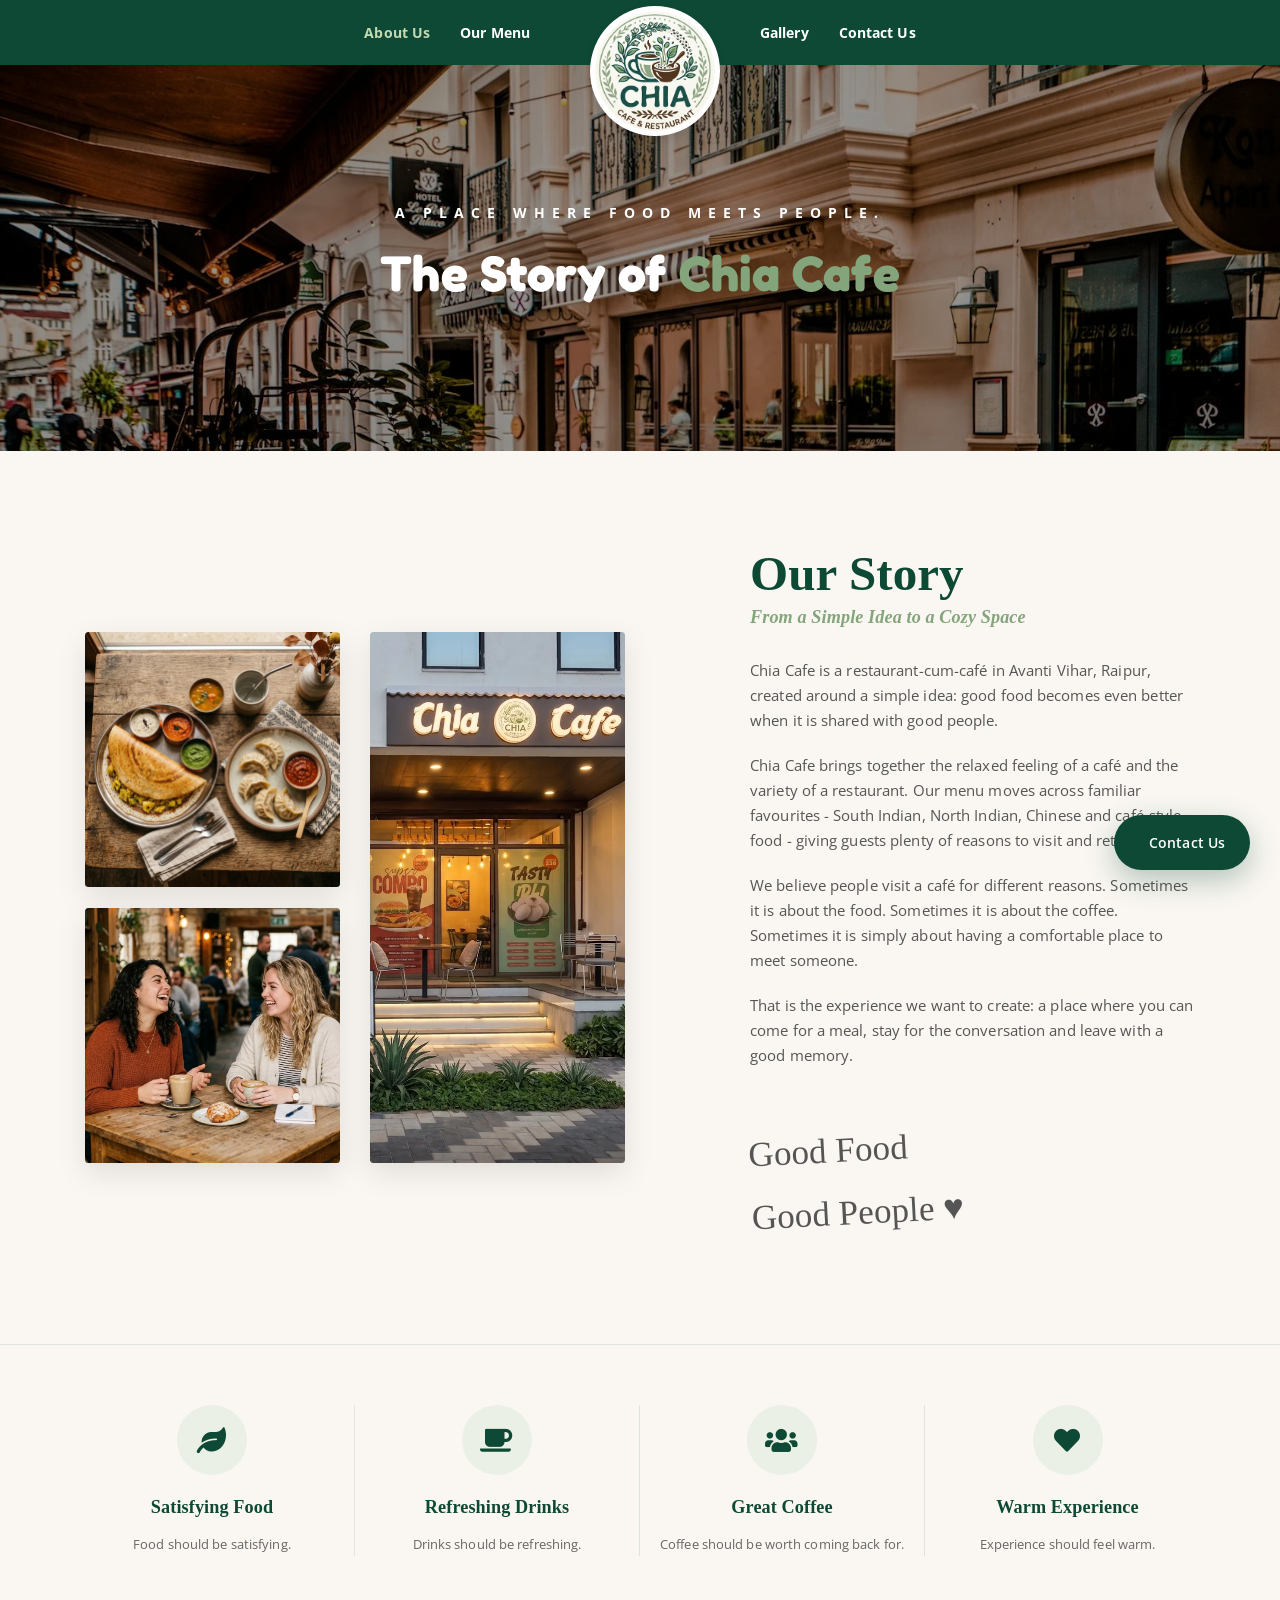
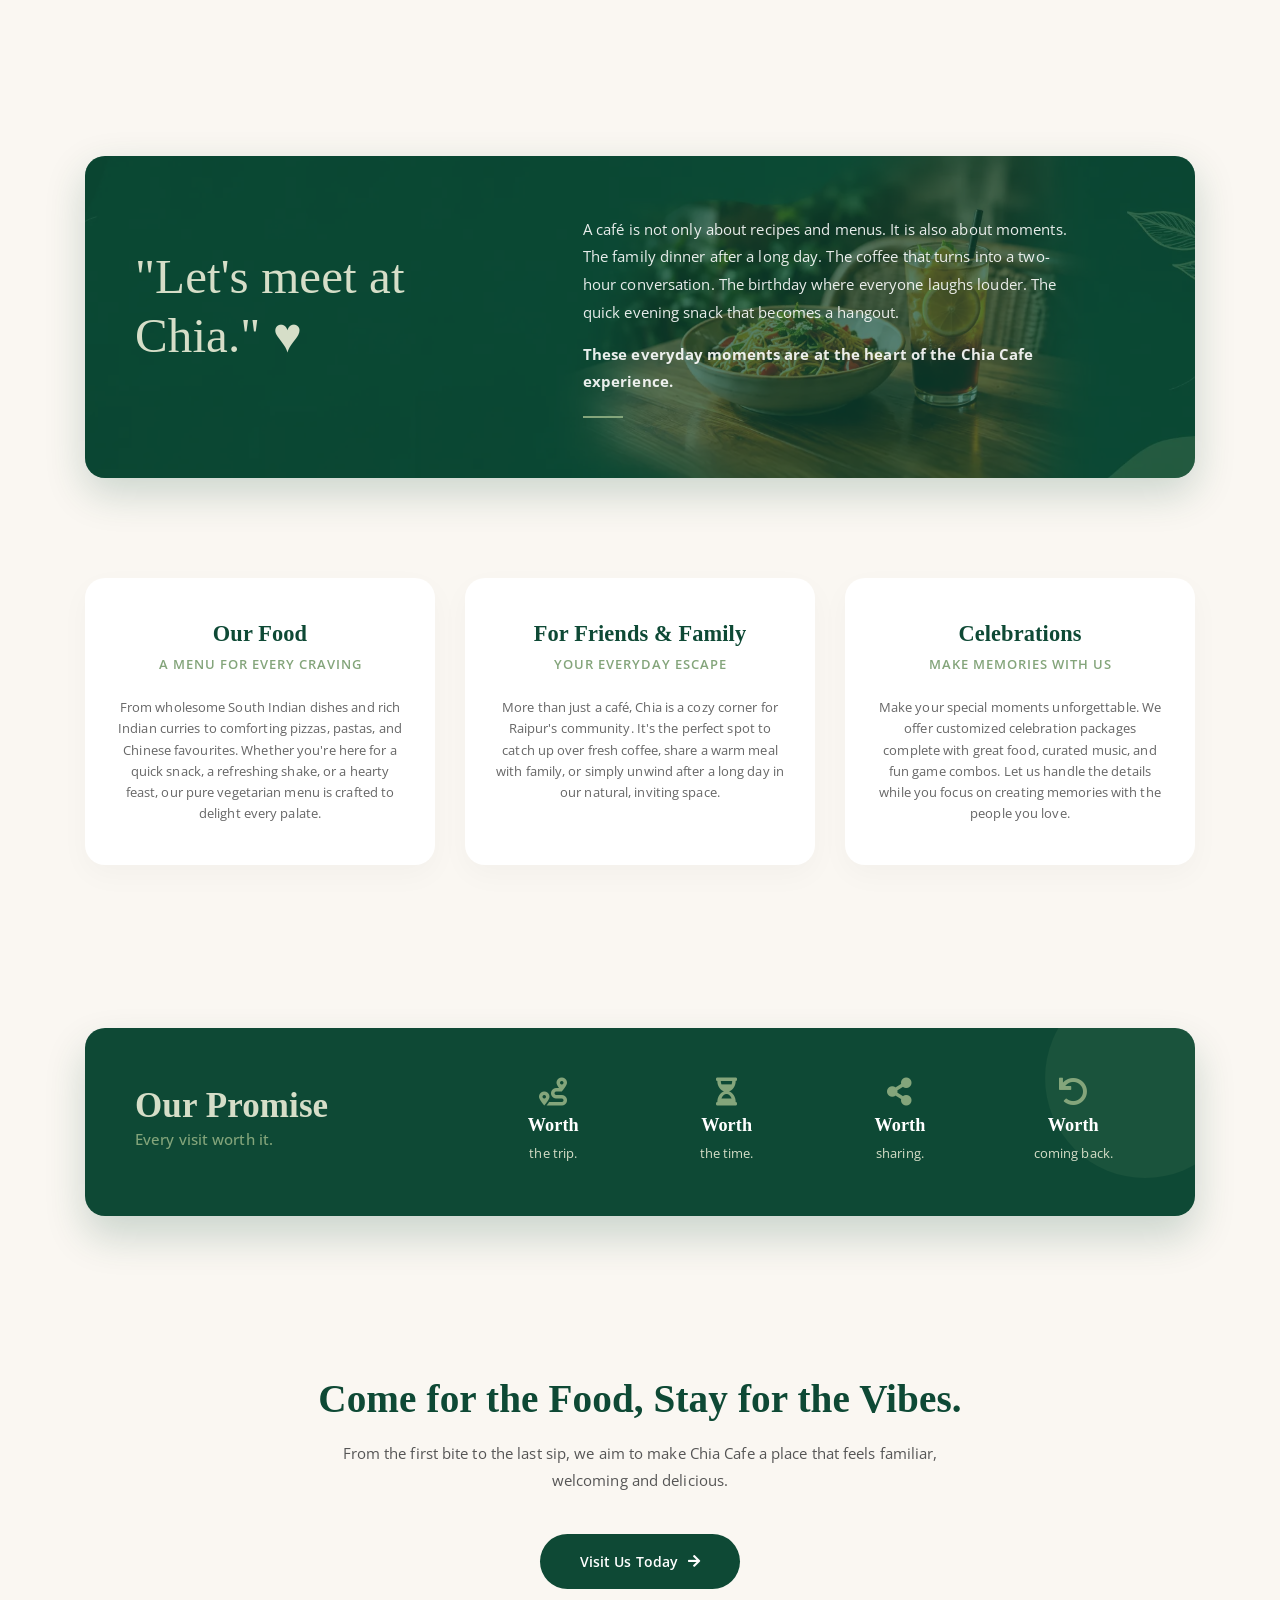
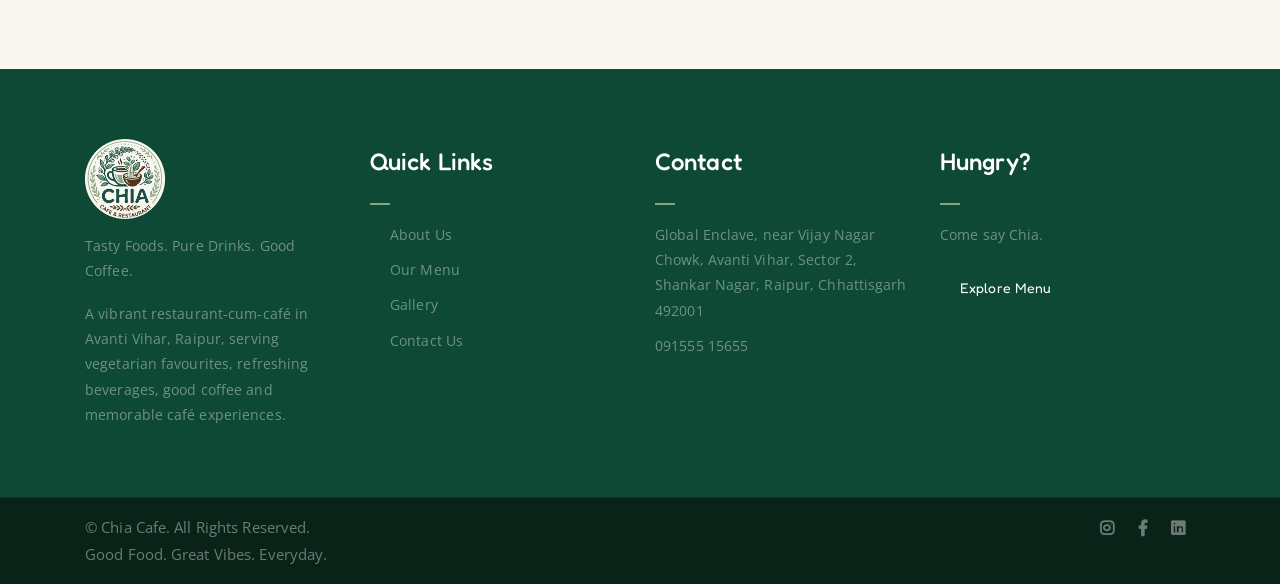
<file: about.html>
<!DOCTYPE html>

<html lang="en-IN">

<head>
    <meta charset="utf-8" />
    <meta content="IE=edge" http-equiv="X-UA-Compatible" />
    <meta content="width=device-width, initial-scale=1" name="viewport" />

    <!-- Primary SEO Meta Tags -->
    <title>About Chia Cafe Raipur | Our Story - Pure Vegetarian Café in Shankar Nagar</title>
    <meta name="description" content="Discover the story behind Chia Cafe - Raipur's beloved pure vegetarian café in Shankar Nagar, Avanti Vihar. Born from a passion for good food and warm conversations. Visit us near Vijay Nagar Chowk, Raipur, Chhattisgarh." />
    <meta name="keywords" content="about Chia Cafe Raipur, vegetarian cafe story Raipur, pure veg cafe Shankar Nagar, cafe Avanti Vihar Raipur, best veg cafe Raipur, Chia Cafe about us" />
    <meta name="author" content="Chia Cafe" />
    <meta name="robots" content="index, follow" />

    <!-- Canonical URL -->
    <link rel="canonical" href="https://chiacafe.in/about.html" />

    <!-- Geographic / Local SEO Meta Tags -->
    <meta name="geo.region" content="IN-CT" />
    <meta name="geo.placename" content="Raipur, Chhattisgarh, India" />
    <meta name="geo.position" content="21.2429;81.6315" />
    <meta name="ICBM" content="21.2429, 81.6315" />

    <!-- Open Graph / Facebook -->
    <meta property="og:type" content="website" />
    <meta property="og:url" content="https://chiacafe.in/about.html" />
    <meta property="og:title" content="About Chia Cafe | Our Story - Vegetarian Café in Raipur" />
    <meta property="og:description" content="Discover the story behind Chia Cafe - Raipur's beloved pure vegetarian café in Shankar Nagar, Avanti Vihar. Born from a passion for good food and warm conversations." />
    <meta property="og:image" content="https://chiacafe.in/assets/img/logo.webp" />
    <meta property="og:image:width" content="1200" />
    <meta property="og:image:height" content="630" />
    <meta property="og:locale" content="en_IN" />
    <meta property="og:site_name" content="Chia Cafe" />

    <!-- Twitter Card -->
    <meta name="twitter:card" content="summary_large_image" />
    <meta name="twitter:url" content="https://chiacafe.in/about.html" />
    <meta name="twitter:title" content="About Chia Cafe | Our Story - Vegetarian Café in Raipur" />
    <meta name="twitter:description" content="Discover the story behind Chia Cafe - Raipur's beloved pure vegetarian café in Shankar Nagar, Avanti Vihar." />
    <meta name="twitter:image" content="https://chiacafe.in/assets/img/logo.webp" />

    <!-- JSON-LD: BreadcrumbList -->
    <script type="application/ld+json">
    {
      "@context": "https://schema.org",
      "@type": "BreadcrumbList",
      "itemListElement": [
        {
          "@type": "ListItem",
          "position": 1,
          "name": "Home",
          "item": "https://chiacafe.in/"
        },
        {
          "@type": "ListItem",
          "position": 2,
          "name": "About Us",
          "item": "https://chiacafe.in/about.html"
        }
      ]
    }
    </script>
    <!-- favicon -->
    <link href="assets/img/favicon.webp" rel="shortcut icon" type="image/png" />
    <!-- google font -->
    <link href="https://fonts.googleapis.com/css?family=Open+Sans:300,400,700" rel="stylesheet" />
    <link href="https://fonts.googleapis.com/css2?family=Fredoka:wght@400;500;600;700&amp;display=swap"
        rel="stylesheet" />
    <!-- fontawesome -->
    <link href="assets/css/all.min.css" rel="stylesheet" />
    <!-- bootstrap -->
    <link href="assets/bootstrap/css/bootstrap.min.css" rel="stylesheet" />
    <!-- owl carousel -->
    <link href="assets/css/owl.carousel.css" rel="stylesheet" />
    <!-- magnific popup -->
    <link href="assets/css/magnific-popup.css" rel="stylesheet" />
    <!-- animate css -->
    <link href="assets/css/animate.css" rel="stylesheet" />
    <!-- mean menu css -->
    <link href="assets/css/meanmenu.min.css" rel="stylesheet" />
    <!-- main style -->
    <link href="assets/css/main.css" rel="stylesheet" />
    <!-- responsive -->
    <link href="assets/css/responsive.css" rel="stylesheet" />
</head>

<body>
    <!--PreLoader-->
    <div class="loader">
        <div class="loader-inner">
            <div class="circle"></div>
        </div>
    </div>
    <!--PreLoader Ends-->
    <!-- header -->
    <div class="top-header-area" id="sticker">
        <div class="container">
            <div class="row">
                <div class="col-lg-12 col-sm-12 text-center">
                    <div class="main-menu-wrap">
                        <!-- logo -->
                        <div class="site-logo">
                            <a href="index.html">
                                <img alt="" src="assets/img/logo.webp" />
                            </a>
                        </div>
                        <!-- logo -->
                        <!-- menu start -->
                        <nav class="main-menu">
                            <ul>
                                <li class="current-list-item"><a href="about.html">About Us</a></li>
                                <li><a href="menu.html">Our Menu</a></li>
                                <li><a href="gallery.html">Gallery</a></li>
                                <li><a href="contact.html">Contact Us</a></li>
                            </ul>
                        </nav>
                        <a class="mobile-show search-bar-icon" href="#"><i class="fas fa-search"></i></a>
                        <div class="mobile-menu"></div>
                        <!-- menu end -->
                    </div>
                </div>
            </div>
        </div>
    </div>
    <!-- end header -->
    <!-- search area -->
    <div class="search-area">
        <div class="container">
            <div class="row">
                <div class="col-lg-12">
                    <span class="close-btn"><i class="fas fa-window-close"></i></span>
                    <div class="search-bar">
                        <div class="search-bar-tablecell">
                            <h3>Search For:</h3>
                            <input placeholder="Keywords" type="text" />
                            <button type="submit">Search <i class="fas fa-search"></i></button>
                        </div>
                    </div>
                </div>
            </div>
        </div>
    </div>
    <!-- end search arewa -->
    <!-- breadcrumb-section -->
    <div class="breadcrumb-section about-bg">
        <div class="container">
            <div class="row">
                <div class="col-lg-8 offset-lg-2 text-center">
                    <div class="breadcrumb-text">
                        <p>A Place Where Food Meets People.</p>
                        <h1>The Story of <span class="orange-text">Chia Cafe</span></h1>
                    </div>
                </div>
            </div>
        </div>
    </div>
    <!-- end breadcrumb section -->
    <!-- our story section -->
    <section class="about-story-section">
        <div class="container">
            <div class="row align-items-center">
                <!-- 3-Image Grid -->
                <div class="col-lg-6 mb-5 mb-lg-0">
                    <div class="row">
                        <div class="col-6">
                            <img src="assets/img/story_sq1.webp" alt="Chia Cafe Interior" class="img-fluid rounded mb-4" style="aspect-ratio: 1/1; object-fit: cover; box-shadow: 0 10px 30px rgba(0,0,0,0.1);">
                            <img src="assets/img/story_sq2.webp" alt="Coffee and Food" class="img-fluid rounded" style="aspect-ratio: 1/1; object-fit: cover; box-shadow: 0 10px 30px rgba(0,0,0,0.1);">
                        </div>
                        <div class="col-6">
                            <img src="assets/img/story_tall.webp" alt="Cafe Seating" class="img-fluid rounded h-100" style="object-fit: cover; box-shadow: 0 10px 30px rgba(0,0,0,0.1);">
                        </div>
                    </div>
                </div>
                <!-- Text Content -->
                <div class="col-lg-5 offset-lg-1">
                    <h2 class="about-story-title">Our Story</h2>
                    <h3 class="about-story-subtitle">From a Simple Idea to a Cozy Space</h3>
                    <p class="about-story-text">Chia Cafe is a restaurant-cum-café in Avanti Vihar, Raipur, created around a simple idea: good food becomes even better when it is shared with good people.</p>
                    <p class="about-story-text">Chia Cafe brings together the relaxed feeling of a café and the variety of a restaurant. Our menu moves across familiar favourites - South Indian, North Indian, Chinese and café-style food - giving guests plenty of reasons to visit and return.</p>
                    <p class="about-story-text">We believe people visit a café for different reasons. Sometimes it is about the food. Sometimes it is about the coffee. Sometimes it is simply about having a comfortable place to meet someone.</p>
                    <p class="about-story-text">That is the experience we want to create: a place where you can come for a meal, stay for the conversation and leave with a good memory.</p>
                    <span class="about-story-signature">Good Food<br>Good People &hearts;</span>
                </div>
            </div>
        </div>
    </section>

    <!-- philosophy section -->
    <section class="philosophy-grid-section">
        <div class="container">
            <div class="row justify-content-center">
                <div class="col-lg-3 col-md-6 philosophy-item">
                    <div class="philosophy-icon-wrap"><i class="fas fa-leaf"></i></div>
                    <h4>Satisfying Food</h4>
                    <p>Food should be satisfying.</p>
                </div>
                <div class="col-lg-3 col-md-6 philosophy-item">
                    <div class="philosophy-icon-wrap"><i class="fas fa-coffee"></i></div>
                    <h4>Refreshing Drinks</h4>
                    <p>Drinks should be refreshing.</p>
                </div>
                <div class="col-lg-3 col-md-6 philosophy-item">
                    <div class="philosophy-icon-wrap"><i class="fas fa-users"></i></div>
                    <h4>Great Coffee</h4>
                    <p>Coffee should be worth coming back for.</p>
                </div>
                <div class="col-lg-3 col-md-6 philosophy-item">
                    <div class="philosophy-icon-wrap"><i class="fas fa-heart"></i></div>
                    <h4>Warm Experience</h4>
                    <p>Experience should feel warm.</p>
                </div>
            </div>
        </div>
    </section>

    <!-- dark banner section -->
    <section class="container" style="margin-top: 100px;">
        <div class="about-dark-banner">
            <div class="about-dark-banner-content row align-items-center">
                <div class="col-lg-5 mb-4 mb-lg-0 text-center text-lg-left">
                    <div class="about-dark-script">"Let's meet at Chia." &hearts;</div>
                </div>
                <div class="col-lg-7 pl-lg-5">
                    <p class="about-dark-text mb-3">A café is not only about recipes and menus. It is also about moments. The family dinner after a long day. The coffee that turns into a two-hour conversation. The birthday where everyone laughs louder. The quick evening snack that becomes a hangout.</p>
                    <p class="about-dark-text"><strong>These everyday moments are at the heart of the Chia Cafe experience.</strong></p>
                    <div class="about-dark-line"></div>
                </div>
            </div>
        </div>
    </section>

    <!-- feature cards section -->
    <section class="about-features-section">
        <div class="container">
            <div class="row">
                <div class="col-lg-4 col-md-6 mb-4">
                    <div class="about-feature-card">
                        <h3 class="mb-1">Our Food</h3>
                        <div class="about-feature-subtitle">A Menu for Every Craving</div>
                        <p>From wholesome South Indian dishes and rich Indian curries to comforting pizzas, pastas, and Chinese favourites. Whether you're here for a quick snack, a refreshing shake, or a hearty feast, our pure vegetarian menu is crafted to delight every palate.</p>
                    </div>
                </div>
                <div class="col-lg-4 col-md-6 mb-4">
                    <div class="about-feature-card">
                        <h3 class="mb-1">For Friends &amp; Family</h3>
                        <div class="about-feature-subtitle">Your Everyday Escape</div>
                        <p>More than just a café, Chia is a cozy corner for Raipur's community. It's the perfect spot to catch up over fresh coffee, share a warm meal with family, or simply unwind after a long day in our natural, inviting space.</p>
                    </div>
                </div>
                <div class="col-lg-4 col-md-6 mb-4">
                    <div class="about-feature-card">
                        <h3 class="mb-1">Celebrations</h3>
                        <div class="about-feature-subtitle">Make Memories With Us</div>
                        <p>Make your special moments unforgettable. We offer customized celebration packages complete with great food, curated music, and fun game combos. Let us handle the details while you focus on creating memories with the people you love.</p>
                    </div>
                </div>
            </div>
        </div>
    </section>

    <!-- our promise strip -->
    <section class="promise-premium-section mb-150 mt-5">
        <div class="container">
            <div class="promise-premium-box">
                <div class="row align-items-center">
                    <div class="col-lg-4 text-center text-lg-left mb-4 mb-lg-0">
                        <h3 class="promise-premium-title">Our Promise</h3>
                        <p class="promise-premium-subtitle">Every visit worth it.</p>
                    </div>
                    <div class="col-lg-8">
                        <div class="row text-center">
                            <div class="col-sm-3 col-6 mb-3 mb-sm-0 promise-premium-item">
                                <i class="fas fa-route mb-2"></i>
                                <h4>Worth</h4>
                                <p>the trip.</p>
                            </div>
                            <div class="col-sm-3 col-6 mb-3 mb-sm-0 promise-premium-item">
                                <i class="fas fa-hourglass-half mb-2"></i>
                                <h4>Worth</h4>
                                <p>the time.</p>
                            </div>
                            <div class="col-sm-3 col-6 promise-premium-item">
                                <i class="fas fa-share-alt mb-2"></i>
                                <h4>Worth</h4>
                                <p>sharing.</p>
                            </div>
                            <div class="col-sm-3 col-6 promise-premium-item">
                                <i class="fas fa-undo mb-2"></i>
                                <h4>Worth</h4>
                                <p>coming back.</p>
                            </div>
                        </div>
                    </div>
                </div>
            </div>
        </div>
    </section>

    <!-- final CTA -->
    <section class="about-final-cta">
        <div class="container">
            <h2>Come for the Food, Stay for the Vibes.</h2>
            <p>From the first bite to the last sip, we aim to make Chia Cafe a place that feels familiar, welcoming and delicious.</p>
            <a href="contact.html" class="btn-dark-green">Visit Us Today <i class="fas fa-arrow-right"></i></a>
        </div>
    </section>
    <!-- footer -->
    <div class="footer-area">
        <div class="container">
            <div class="row">
                <div class="col-lg-3 col-md-6">
                    <div class="footer-box about-widget">
                        <img src="assets/img/logo.webp" alt="Chia Cafe Logo" class="footer-logo mb-3" style="max-width: 80px;">
                        <p>Tasty Foods. Pure Drinks. Good Coffee.</p>
                        <p>A vibrant restaurant-cum-café in Avanti Vihar, Raipur, serving vegetarian favourites,
                            refreshing beverages, good coffee and memorable café experiences.</p>
                    </div>
                </div>
                <div class="col-lg-3 col-md-6">
                    <div class="footer-box pages">
                        <h2 class="widget-title">Quick Links</h2>
                        <ul>
                            <li><a href="about.html">About Us</a></li>
                            <li><a href="menu.html">Our Menu</a></li>
                            <li><a href="gallery.html">Gallery</a></li>
                            <li><a href="contact.html">Contact Us</a></li>
                        </ul>
                    </div>
                </div>
                <div class="col-lg-3 col-md-6">
                    <div class="footer-box get-in-touch">
                        <h2 class="widget-title">Contact</h2>
                        <ul>
                            <li><a href="https://www.google.com/maps/search/Global+Enclave,+near+Vijay+Nagar+Chowk,+Avanti+Vihar,+Sector+2,+Shankar+Nagar,+Raipur,+Chhattisgarh+492001" target="_blank" style="color: inherit; transition: 0.3s;" onmouseover="this.style.color='#F28123'" onmouseout="this.style.color='inherit'">Global Enclave, near Vijay Nagar Chowk, Avanti Vihar, Sector 2, Shankar Nagar, Raipur, Chhattisgarh 492001</a></li>
                            <li><a href="tel:09155515655" style="color: inherit; transition: 0.3s;" onmouseover="this.style.color='#F28123'" onmouseout="this.style.color='inherit'">091555 15655</a></li>
                        </ul>
                    </div>
                </div>
                <div class="col-lg-3 col-md-6">
                    <div class="footer-box subscribe">
                        <h2 class="widget-title">Hungry?</h2>
                        <p>Come say Chia.</p><a class="boxed-btn mb-2 d-block" href="menu.html">Explore Menu</a><a
                            class="bordered-btn d-block" href="contact.html">Contact Us</a>
                    </div>
                </div>
            </div>
        </div>
    </div>
    <!-- end footer -->
    <!-- copyright -->
    <div class="copyright">
        <div class="container">
            <div class="row">
                <div class="col-lg-6 col-md-12">
                    <p>© Chia Cafe. All Rights Reserved.<br />Good Food. Great Vibes. Everyday.</p>
                </div>
                <div class="col-lg-6 text-right col-md-12">
                    <div class="social-icons">
						<ul>
							<li><a href="https://www.instagram.com/chia_cafe_rpr?utm_source=ig_web_button_share_sheet&stkn=ZDNlZDc0MzIxNw==" target="_blank"><i class="fab fa-instagram"></i></a></li>
							<li><a href="https://www.facebook.com/people/Chia-Cafe/61592504473499/" target="_blank"><i class="fab fa-facebook-f"></i></a></li>
							<li><a href="https://www.linkedin.com/company/chiacafe" target="_blank"><i class="fab fa-linkedin"></i></a></li>
						</ul>
					</div>
                </div>
            </div>
        </div>
    </div>
    <!-- end copyright -->
    <!-- jquery -->
    <script src="assets/js/jquery-1.11.3.min.js"></script>
    <!-- bootstrap -->
    <script src="assets/bootstrap/js/bootstrap.min.js"></script>
    <!-- count down -->
    <script src="assets/js/jquery.countdown.js"></script>
    <!-- isotope -->
    <script src="assets/js/jquery.isotope-3.0.6.min.js"></script>
    <!-- waypoints -->
    <script src="assets/js/waypoints.js"></script>
    <!-- owl carousel -->
    <script src="assets/js/owl.carousel.min.js"></script>
    <!-- magnific popup -->
    <script src="assets/js/jquery.magnific-popup.min.js"></script>
    <!-- mean menu -->
    <script src="assets/js/jquery.meanmenu.min.js"></script>
    <!-- sticker js -->
    <script src="assets/js/sticker.js"></script>
    	<!-- main js -->
	<script src="assets/js/main.js"></script>
    <!-- scroll animations -->
    <script src="assets/js/scroll-animations.js"></script>

    <!-- Floating Contact Button -->
    <a href="tel:09155515655" class="floating-contact-btn">
        <i class="fas fa-phone-alt"></i> Contact Us
    </a>
</body>

</html>
</file>
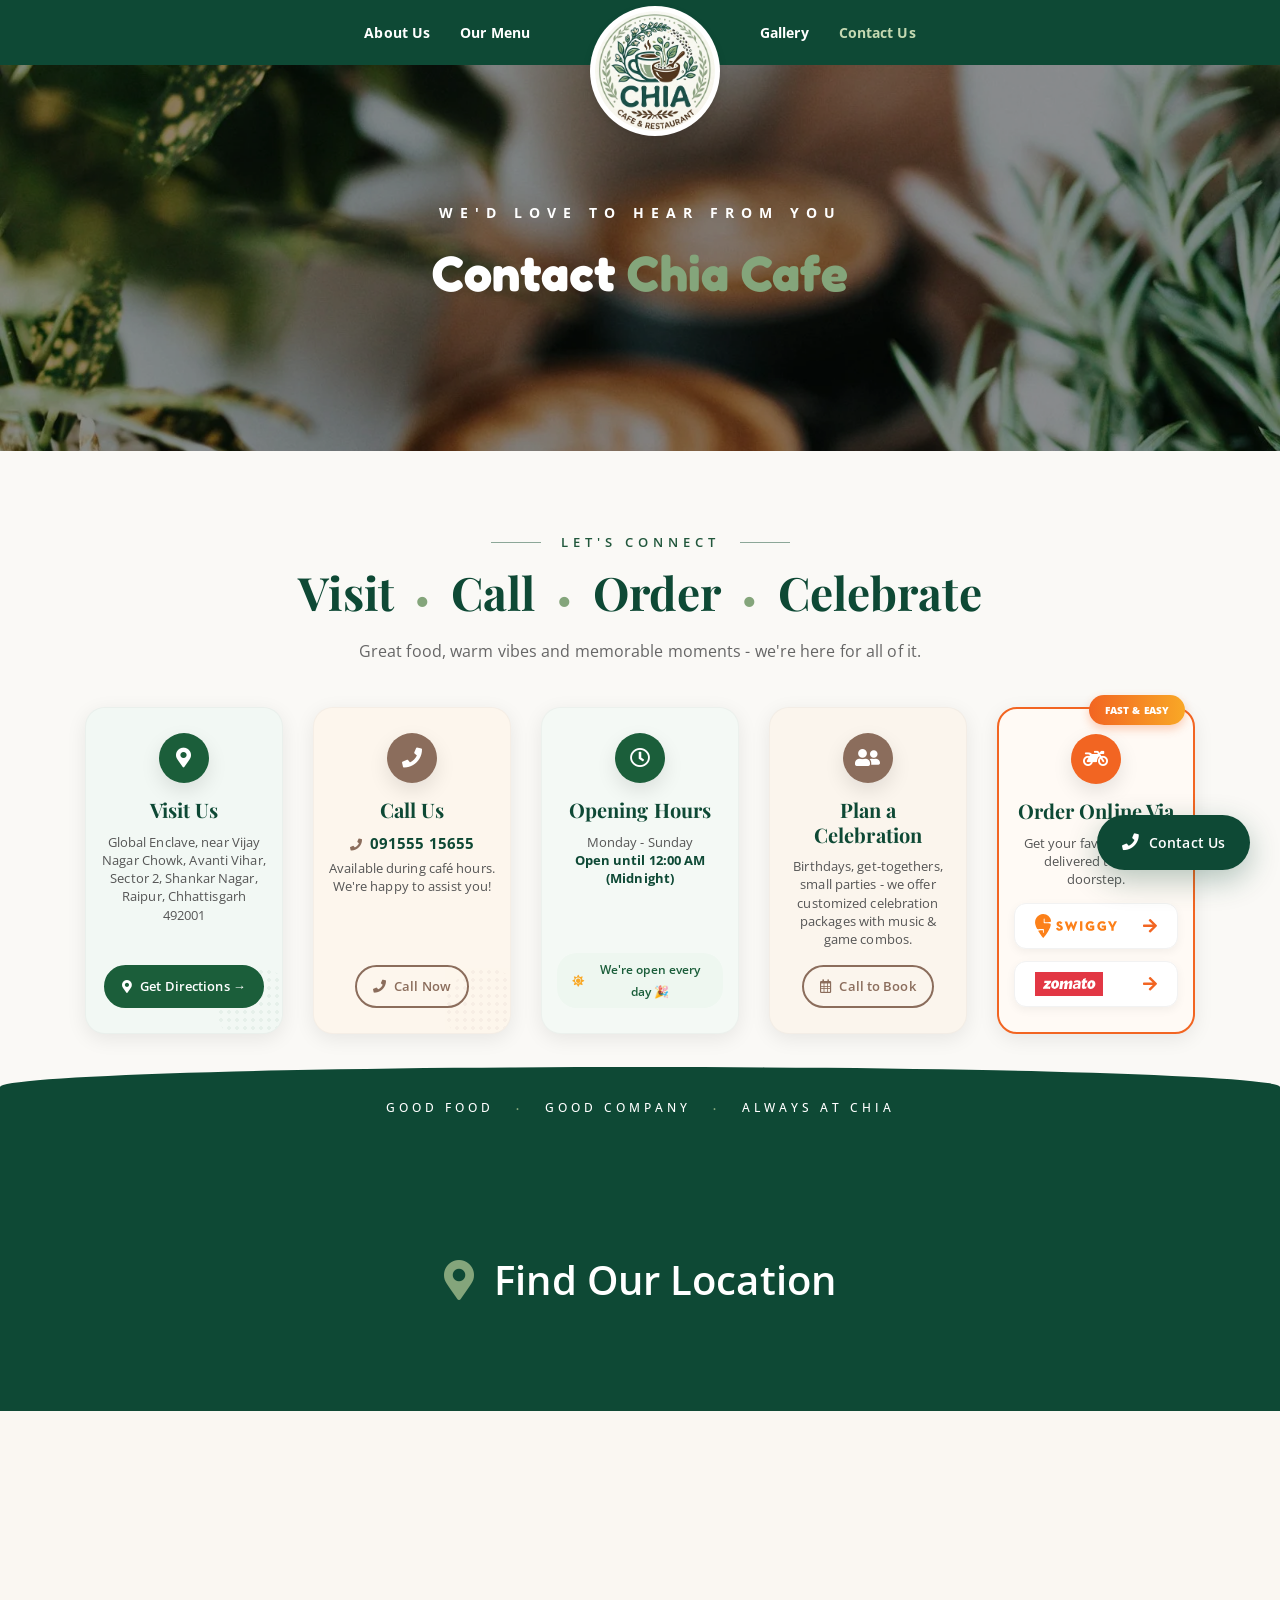
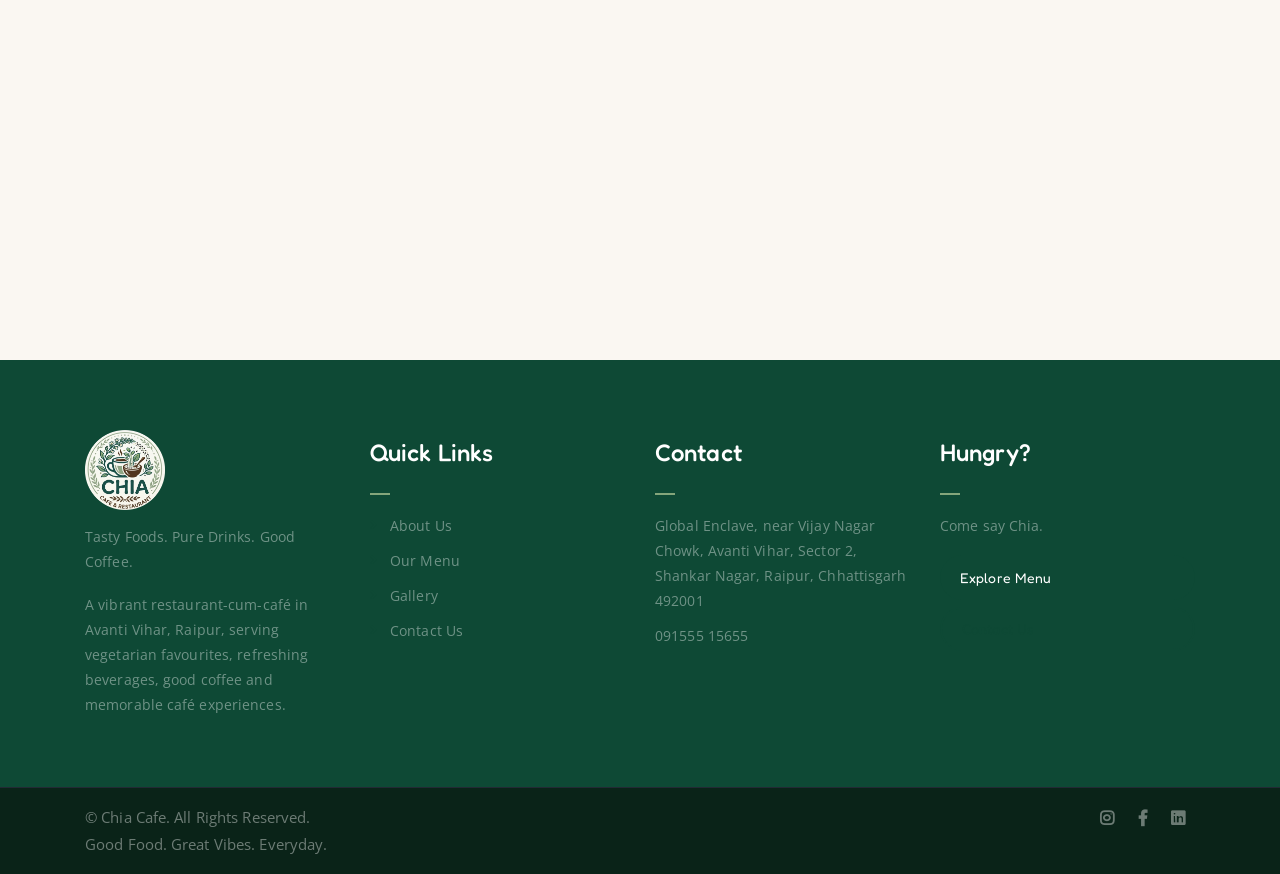
<file: contact.html>
<!DOCTYPE html>
<html lang="en-IN">

<head>
  <meta charset="utf-8" />
  <meta content="IE=edge" http-equiv="X-UA-Compatible" />
  <meta content="width=device-width, initial-scale=1" name="viewport" />

  <!-- Primary SEO Meta Tags -->
  <title>Contact Chia Cafe Raipur | Visit Us in Shankar Nagar, Avanti Vihar</title>
  <meta name="description"
    content="Contact Chia Cafe in Raipur - located at Global Enclave, near Vijay Nagar Chowk, Shankar Nagar, Avanti Vihar. Call us at +91 91555 15655 to plan a birthday celebration, group booking or simply visit for a meal. Open daily." />
  <meta name="keywords"
    content="contact Chia Cafe Raipur, Chia Cafe address Shankar Nagar, cafe near Vijay Nagar Chowk Raipur, birthday celebration booking Raipur cafe, cafe contact Avanti Vihar, Chia Cafe phone number, directions to cafe Raipur" />
  <meta name="author" content="Chia Cafe" />
  <meta name="robots" content="index, follow" />

  <!-- Canonical URL -->
  <link rel="canonical" href="https://chiacafe.in/contact.html" />

  <!-- Geographic / Local SEO Meta Tags -->
  <meta name="geo.region" content="IN-CT" />
  <meta name="geo.placename" content="Raipur, Chhattisgarh, India" />
  <meta name="geo.position" content="21.2429;81.6315" />
  <meta name="ICBM" content="21.2429, 81.6315" />

  <!-- Open Graph / Facebook -->
  <meta property="og:type" content="website" />
  <meta property="og:url" content="https://chiacafe.in/contact.html" />
  <meta property="og:title" content="Contact Chia Cafe Raipur | Visit Us in Shankar Nagar" />
  <meta property="og:description"
    content="Find Chia Cafe at Global Enclave, near Vijay Nagar Chowk, Shankar Nagar, Raipur. Plan a celebration or just visit for a great vegetarian meal. Call +91 91555 15655." />
  <meta property="og:image" content="https://chiacafe.in/assets/img/logo.webp" />
  <meta property="og:image:width" content="1200" />
  <meta property="og:image:height" content="630" />
  <meta property="og:locale" content="en_IN" />
  <meta property="og:site_name" content="Chia Cafe" />

  <!-- Twitter Card -->
  <meta name="twitter:card" content="summary_large_image" />
  <meta name="twitter:url" content="https://chiacafe.in/contact.html" />
  <meta name="twitter:title" content="Contact Chia Cafe Raipur | Visit Us in Shankar Nagar" />
  <meta name="twitter:description"
    content="Find Chia Cafe at Global Enclave, near Vijay Nagar Chowk, Shankar Nagar, Raipur. Call +91 91555 15655." />
  <meta name="twitter:image" content="https://chiacafe.in/assets/img/logo.webp" />

  <!-- JSON-LD: LocalBusiness (Contact page NAP reinforcement) -->
  <script type="application/ld+json">
{
  "@context": "https://schema.org",
  "@type": "Restaurant",
  "name": "Chia Cafe",
  "url": "https://chiacafe.in/",
  "telephone": "+919155515655",
  "address": {
    "@type": "PostalAddress",
    "streetAddress": "Global Enclave, near Vijay Nagar Chowk, Avanti Vihar, Sector 2, Shankar Nagar",
    "addressLocality": "Raipur",
    "addressRegion": "Chhattisgarh",
    "postalCode": "492001",
    "addressCountry": "IN"
  },
  "geo": {
    "@type": "GeoCoordinates",
    "latitude": "21.2429",
    "longitude": "81.6315"
  },
  "openingHoursSpecification": [
    {
      "@type": "OpeningHoursSpecification",
      "dayOfWeek": ["Monday","Tuesday","Wednesday","Thursday","Friday","Saturday","Sunday"],
      "opens": "09:00",
      "closes": "22:00"
    }
  ],
  "sameAs": [
    "https://www.instagram.com/chia_cafe_rpr",
    "https://www.facebook.com/people/Chia-Cafe/61592504473499/",
    "https://www.swiggy.com/city/raipur/chia-cafe-shankar-nagar-rest1391785",
    "https://www.zomato.com/raipur/chia-cafe-1-shankar-nagar"
  ]
}
</script>

  <!-- JSON-LD: BreadcrumbList -->
  <script type="application/ld+json">
{
  "@context": "https://schema.org",
  "@type": "BreadcrumbList",
  "itemListElement": [
    {
      "@type": "ListItem",
      "position": 1,
      "name": "Home",
      "item": "https://chiacafe.in/"
    },
    {
      "@type": "ListItem",
      "position": 2,
      "name": "Contact Us",
      "item": "https://chiacafe.in/contact.html"
    }
  ]
}
</script>
  <!-- favicon -->
  <link href="assets/img/favicon.webp" rel="shortcut icon" type="image/png" />
  <!-- google font -->
  <link href="https://fonts.googleapis.com/css?family=Open+Sans:300,400,700" rel="stylesheet" />
  <link href="https://fonts.googleapis.com/css2?family=Fredoka:wght@400;500;600;700&amp;display=swap"
    rel="stylesheet" />
  <!-- fontawesome -->
  <link href="assets/css/all.min.css" rel="stylesheet" />
  <!-- bootstrap -->
  <link href="assets/bootstrap/css/bootstrap.min.css" rel="stylesheet" />
  <!-- owl carousel -->
  <link href="assets/css/owl.carousel.css" rel="stylesheet" />
  <!-- magnific popup -->
  <link href="assets/css/magnific-popup.css" rel="stylesheet" />
  <!-- animate css -->
  <link href="assets/css/animate.css" rel="stylesheet" />
  <!-- mean menu css -->
  <link href="assets/css/meanmenu.min.css" rel="stylesheet" />
  <!-- main style -->
  <link href="assets/css/main.css" rel="stylesheet" />
  <!-- responsive -->
  <link href="assets/css/responsive.css" rel="stylesheet" />
</head>

<body>
  <!--PreLoader-->
  <div class="loader">
    <div class="loader-inner">
      <div class="circle"></div>
    </div>
  </div>
  <!--PreLoader Ends-->
  <!-- header -->
  <div class="top-header-area" id="sticker">
    <div class="container">
      <div class="row">
        <div class="col-lg-12 col-sm-12 text-center">
          <div class="main-menu-wrap">
            <!-- logo -->
            <div class="site-logo">
              <a href="index.html">
                <img alt="Chia Cafe" src="assets/img/logo.webp" />
              </a>
            </div>
            <!-- logo -->
            <!-- menu start -->
            <nav class="main-menu">
              <ul>
                <li><a href="about.html">About Us</a></li>
                <li><a href="menu.html">Our Menu</a></li>
                <li><a href="gallery.html">Gallery</a></li>
                <li class="current-list-item"><a href="contact.html">Contact Us</a></li>
              </ul>
            </nav>
            <a class="mobile-show search-bar-icon" href="#"><i class="fas fa-search"></i></a>
            <div class="mobile-menu"></div>
            <!-- menu end -->
          </div>
        </div>
      </div>
    </div>
  </div>
  <!-- end header -->
  <!-- search area -->
  <div class="search-area">
    <div class="container">
      <div class="row">
        <div class="col-lg-12">
          <span class="close-btn"><i class="fas fa-window-close"></i></span>
          <div class="search-bar">
            <div class="search-bar-tablecell">
              <h3>Search For:</h3>
              <input placeholder="Keywords" type="text" />
              <button type="submit">Search <i class="fas fa-search"></i></button>
            </div>
          </div>
        </div>
      </div>
    </div>
  </div>
  <!-- end search area -->
  <!-- breadcrumb-section -->
  <div class="breadcrumb-section contact-bg">
    <div class="container">
      <div class="row">
        <div class="col-lg-8 offset-lg-2 text-center">
          <div class="breadcrumb-text">
            <p>We'd Love to Hear From You</p>
            <h1>Contact <span class="orange-text">Chia Cafe</span></h1>
          </div>
        </div>
      </div>
    </div>
  </div>
  <!-- end breadcrumb section -->

  <!-- ===================== CONTACT SECTION ===================== -->
  
  <!-- ORIGINAL FORM (Commented out for now)
  <div class="contact-from-section mt-150 mb-150">
    <div class="container">
      <div class="row align-items-start mb-5">
        <div class="col-lg-7 mx-auto mb-5 mb-lg-0">
          <div class="contact-form-panel">
            <div class="form-title mb-4">
              <span class="contact-tag">Get in Touch</span>
              <h2 class="mt-2">Send Us a <span class="orange-text">Message</span></h2>
              <p>Whether you have a question about our menu, want to plan a celebration, or simply want to say hello - we are here to help. We typically respond within a few hours.</p>
            </div>
            <div id="form_status"></div>
            <div class="contact-form">
              <form id="chiacafe-contact" onsubmit="return valid_datas(this);" method="POST">
                <div class="cf-row">
                  <div class="cf-group">
                    <label for="name"><i class="fas fa-user"></i> Your Name <span class="req">*</span></label>
                    <input id="name" name="name" placeholder="e.g. Rahul Sharma" type="text" autocomplete="name"/>
                  </div>
                  <div class="cf-group">
                    <label for="email"><i class="fas fa-envelope"></i> Email Address <span class="req">*</span></label>
                    <input id="email" name="email" placeholder="e.g. rahul@gmail.com" type="email" autocomplete="email"/>
                  </div>
                </div>
                <div class="cf-row">
                  <div class="cf-group">
                    <label for="phone"><i class="fas fa-phone"></i> Phone Number</label>
                    <input id="phone" name="phone" placeholder="e.g. 09155515655" type="tel" autocomplete="tel"/>
                  </div>
                  <div class="cf-group">
                    <label for="subject"><i class="fas fa-tag"></i> Subject <span class="req">*</span></label>
                    <select id="subject" name="subject">
                      <option value="" disabled selected>Select a reason…</option>
                      <option value="General Enquiry">General Enquiry</option>
                      <option value="Celebration &amp; Event Planning">Celebration &amp; Event Planning</option>
                      <option value="Table Reservation">Table Reservation</option>
                      <option value="Menu Question">Menu Question</option>
                      <option value="Feedback">Feedback</option>
                      <option value="Other">Other</option>
                    </select>
                  </div>
                </div>
                <div class="cf-group">
                  <label for="message"><i class="fas fa-comment-alt"></i> Your Message <span class="req">*</span></label>
                  <textarea id="message" name="message" placeholder="Tell us about your celebration, ask about a dish, or just say hello…" rows="6"></textarea>
                </div>
                <input name="token" type="hidden" value="FsWga4&amp;@f6aw"/>
                <button class="cf-submit-btn" type="submit">
                  <i class="fas fa-paper-plane"></i> Send Message
                </button>
              </form>
            </div>
          </div>
        </div>
      </div>
    </div>
  </div>
  -->

  <style>
    @import url('https://fonts.googleapis.com/css2?family=Playfair+Display:wght@700&display=swap');
    
    .custom-contact-section {
      background-color: #faf9f6;
      padding: 80px 0 0;
      position: relative;
      overflow: hidden;
    }
    .cc-pretitle {
      font-size: 13px;
      letter-spacing: 5px;
      color: #21573c;
      font-weight: 600;
      text-transform: uppercase;
      display: flex;
      align-items: center;
      justify-content: center;
      gap: 20px;
      margin-bottom: 15px;
    }
    .cc-pretitle::before, .cc-pretitle::after {
      content: "";
      height: 1px;
      width: 50px;
      background-color: #21573c;
      opacity: 0.5;
    }
    .cc-title {
      font-family: 'Playfair Display', Georgia, serif;
      font-size: 46px;
      color: #0E4935;
      font-weight: 700;
      margin-bottom: 15px;
      text-align: center;
    }
    @media (max-width: 768px) {
      .cc-title { font-size: 32px; }
    }
    .cc-title span { color: #84A57B; margin: 0 10px; font-size: 30px; vertical-align: middle; }
    .cc-subtitle {
      text-align: center;
      color: #666;
      font-size: 16px;
      margin-bottom: 60px;
    }
    .cc-card {
      border-radius: 20px;
      padding: 25px 15px;
      text-align: center;
      position: relative;
      height: 100%;
      display: flex;
      flex-direction: column;
      align-items: center;
      box-shadow: 0 5px 20px rgba(0,0,0,0.08);
      overflow: hidden;
      z-index: 1;
      border: 1px solid rgba(0,0,0,0.03);
      transition: transform 0.3s ease;
    }
    .cc-card:hover { transform: translateY(-5px); box-shadow: 0 10px 30px rgba(0,0,0,0.15); }
    
    .bg-visit { background: #f2f8f4; }
    .bg-call { background: #fdf6ed; }
    .bg-hours { background: #f4f9f5; }
    .bg-plan { background: #fbf5ed; }
    .bg-order { background: #fffaf5; border: 2px solid #f26522; }
    
    .cc-icon {
      width: 50px;
      height: 50px;
      border-radius: 50%;
      display: flex;
      align-items: center;
      justify-content: center;
      font-size: 20px;
      color: #fff;
      margin-bottom: 15px;
      box-shadow: 0 8px 20px rgba(0,0,0,0.1);
      flex-shrink: 0;
    }
    .cc-icon.green { background: #1b5e3a; }
    .cc-icon.brown { background: #8b6d5c; }
    .cc-icon.orange { background: #f26522; }
    
    .cc-card h4 {
      font-size: 20px;
      font-weight: 700;
      color: #0E4935;
      margin-bottom: 10px;
      font-family: 'Playfair Display', Georgia, serif;
    }
    .cc-card p {
      font-size: 13px;
      color: #555;
      line-height: 1.4;
      margin-bottom: 15px;
      flex-grow: 1;
    }
    
    .cc-btn {
      display: inline-flex;
      align-items: center;
      gap: 8px;
      padding: 8px 16px;
      border-radius: 30px;
      font-size: 13px;
      font-weight: 600;
      text-decoration: none !important;
      transition: all 0.3s ease;
      z-index: 2;
    }
    .cc-btn-green {
      background: #1b5e3a;
      color: #fff !important;
      border: 2px solid #1b5e3a;
    }
    .cc-btn-green:hover { background: #13462b; border-color: #13462b; }
    
    .cc-btn-outline-brown {
      background: transparent;
      color: #8b6d5c !important;
      border: 2px solid #8b6d5c;
    }
    .cc-btn-outline-brown:hover { background: #8b6d5c; color: #fff !important; }
    
    .cc-badge {
      background: #eef7f0;
      color: #1b5e3a;
      padding: 6px 15px;
      border-radius: 20px;
      font-size: 12px;
      font-weight: 600;
      display: inline-flex;
      align-items: center;
      gap: 8px;
    }
    
    .cc-badge-top {
      position: absolute;
      top: -12px;
      right: 25px;
      background: linear-gradient(90deg, #f26522, #f9a826);
      color: #fff;
      padding: 6px 16px;
      border-radius: 20px;
      font-size: 10px;
      font-weight: 800;
      text-transform: uppercase;
      box-shadow: 0 4px 10px rgba(242,101,34,0.3);
      z-index: 3;
    }
    
    .cc-order-btns { width: 100%; display: flex; flex-direction: column; gap: 12px; }
    .cc-order-btns a {
      display: flex;
      justify-content: space-between;
      align-items: center;
      background: #fff;
      border-radius: 12px;
      padding: 10px 20px;
      box-shadow: 0 3px 10px rgba(0,0,0,0.05);
      transition: transform 0.2s;
      text-decoration: none !important;
      border: 1px solid #f2f2f2;
    }
    .cc-order-btns a:hover { transform: translateY(-2px); box-shadow: 0 6px 15px rgba(0,0,0,0.08); }
    .cc-order-btns i { color: #f26522; font-size: 16px; }
    
    /* Decorative subtle background elements */
    .cc-card::after {
      content: "";
      position: absolute;
      bottom: -15px; right: -15px;
      width: 80px; height: 80px;
      opacity: 0.05;
      z-index: 0;
      border-radius: 50%;
    }
    .bg-visit::after { background-image: radial-gradient(#1b5e3a 30%, transparent 31%); background-size: 8px 8px; }
    .bg-call::after { background-image: radial-gradient(#8b6d5c 30%, transparent 31%); background-size: 8px 8px; }
    
    .cc-footer-wave {
      background: #0E4935;
      padding: 30px 0;
      text-align: center;
      color: #fff;
      font-size: 12px;
      letter-spacing: 4px;
      font-weight: 500;
      border-top-left-radius: 100% 40px;
      border-top-right-radius: 100% 40px;
      margin-top: -30px;
      position: relative;
      z-index: 2;
    }
    .cc-footer-wave span { margin: 0 15px; color: #84A57B; font-size: 8px; vertical-align: middle; }
    
    @media (max-width: 992px) {
      .cc-footer-wave { border-top-left-radius: 50% 20px; border-top-right-radius: 50% 20px; margin-top: -15px; padding: 20px 0; letter-spacing: 2px; }
      .cc-footer-wave span { margin: 0 5px; }
    }
  </style>

  <div class="custom-contact-section">
    <div class="container pb-5">
      <div class="row mb-5">
        <div class="col-12">
          <div class="cc-pretitle">Let's Connect</div>
          <h2 class="cc-title">Visit <span>&bull;</span> Call <span>&bull;</span> Order <span>&bull;</span> Celebrate</h2>
          <p class="cc-subtitle">Great food, warm vibes and memorable moments - we're here for all of it.</p>
        </div>
      </div>
      
      <div class="row justify-content-center">
        <!-- Card 1: Visit -->
        <div class="col-6 col-md-4 col-lg mb-4">
          <div class="cc-card bg-visit">
            <div class="cc-icon green"><i class="fas fa-map-marker-alt"></i></div>
            <h4>Visit Us</h4>
            <p>Global Enclave, near Vijay Nagar Chowk, Avanti Vihar, Sector 2, Shankar Nagar, Raipur, Chhattisgarh 492001</p>
            <a href="https://www.google.com/maps/search/Chia+Cafe+Shankar+Nagar+Raipur" target="_blank" class="cc-btn cc-btn-green">
              <i class="fas fa-map-marker-alt"></i> Get Directions &rarr;
            </a>
          </div>
        </div>
        
        <!-- Card 2: Call -->
        <div class="col-6 col-md-4 col-lg mb-4">
          <div class="cc-card bg-call">
            <div class="cc-icon brown"><i class="fas fa-phone"></i></div>
            <h4>Call Us</h4>
            <p>
              <strong style="color:#0E4935; font-size:15px; display:block; margin-bottom:5px;">
                <i class="fas fa-phone" style="font-size:12px; color:#8b6d5c; margin-right:4px;"></i> 091555 15655
              </strong>
              Available during caf&eacute; hours.<br>We're happy to assist you!
            </p>
            <a href="tel:09155515655" class="cc-btn cc-btn-outline-brown">
              <i class="fas fa-phone"></i> Call Now
            </a>
          </div>
        </div>
        
        <!-- Card 3: Hours -->
        <div class="col-6 col-md-4 col-lg mb-4">
          <div class="cc-card bg-hours">
            <div class="cc-icon green"><i class="far fa-clock"></i></div>
            <h4>Opening Hours</h4>
            <p>Monday - Sunday<br><strong style="color:#0E4935;">Open until 12:00 AM<br>(Midnight)</strong></p>
            <div class="cc-badge"><i class="fas fa-sun" style="color:#f9a826;"></i> We're open every day 🎉</div>
          </div>
        </div>
        
        <!-- Card 4: Celebrate -->
        <div class="col-6 col-md-6 col-lg mb-4">
          <div class="cc-card bg-plan">
            <div class="cc-icon brown"><i class="fas fa-user-friends"></i></div>
            <h4>Plan a Celebration</h4>
            <p>Birthdays, get-togethers, small parties - we offer customized celebration packages with music &amp; game combos.</p>
            <a href="tel:09155515655" class="cc-btn cc-btn-outline-brown">
              <i class="far fa-calendar-alt"></i> Call to Book
            </a>
          </div>
        </div>
        
        <!-- Card 5: Order -->
        <div class="col-12 col-md-6 col-lg mb-4 position-relative">
          <div class="cc-badge-top">Fast &amp; Easy</div>
          <div class="cc-card bg-order">
            <div class="cc-icon orange"><i class="fas fa-motorcycle"></i></div>
            <h4>Order Online Via</h4>
            <p>Get your favorite dishes delivered to your doorstep.</p>
            <div class="cc-order-btns">
              <a href="https://www.swiggy.com/city/raipur/chia-cafe-shankar-nagar-rest1391785" target="_blank">
                <img src="assets/img/swiggy-logo.svg" alt="Swiggy" height="24">
                <i class="fas fa-arrow-right"></i>
              </a>
              <a href="https://www.zomato.com/raipur/chia-cafe-1-shankar-nagar" target="_blank">
                <img src="assets/img/zomato-logo.svg" alt="Zomato" height="24">
                <i class="fas fa-arrow-right"></i>
              </a>
            </div>
          </div>
        </div>
      </div>
    </div>
    
    <div class="cc-footer-wave">
      GOOD FOOD <span>&bull;</span> GOOD COMPANY <span>&bull;</span> ALWAYS AT CHIA
    </div>
  </div>
  <!-- end contact section -->

  <!-- find our location -->
  <div class="find-location blue-bg">
    <div class="container">
      <div class="row">
        <div class="col-lg-12 text-center">
          <p><i class="fas fa-map-marker-alt"></i> Find Our Location</p>
        </div>
      </div>
    </div>
  </div>
  <!-- end find our location -->
  <!-- google map section -->
  <div class="embed-responsive embed-responsive-21by9">
    <iframe allowfullscreen="" class="embed-responsive-item" frameborder="0" height="450"
      src="https://www.google.com/maps/embed?pb=!1m14!1m8!1m3!1d118991.60337341855!2d81.56477028163013!3d21.261895689104043!3m2!1i1024!2i768!4f13.1!3m3!1m2!1s0x3a28dda4475dba11%3A0xea68f90edda64e3c!2sChia%20Cafe!5e0!3m2!1sen!2sin!4v1700000000000!5m2!1sen!2sin"
      style="border:0;" width="600">
    </iframe>
  </div>
  <!-- end google map section -->
  <!-- footer -->
  <div class="footer-area">
    <div class="container">
      <div class="row">
        <div class="col-lg-3 col-md-6">
          <div class="footer-box about-widget"><img src="assets/img/logo.webp" alt="Chia Cafe Logo"
              class="footer-logo mb-3" style="max-width: 80px;">
            <p>Tasty Foods. Pure Drinks. Good Coffee.</p>
            <p>A vibrant restaurant-cum-café in Avanti Vihar, Raipur, serving vegetarian favourites, refreshing
              beverages, good coffee and memorable café experiences.</p>
          </div>
        </div>
        <div class="col-lg-3 col-md-6">
          <div class="footer-box pages">
            <h2 class="widget-title">Quick Links</h2>
            <ul>
              <li><a href="about.html">About Us</a></li>
              <li><a href="menu.html">Our Menu</a></li>
              <li><a href="gallery.html">Gallery</a></li>
              <li><a href="contact.html">Contact Us</a></li>
            </ul>
          </div>
        </div>
        <div class="col-lg-3 col-md-6">
          <div class="footer-box get-in-touch">
            <h2 class="widget-title">Contact</h2>
            <ul>
              <li><a
                  href="https://www.google.com/maps/search/Global+Enclave,+near+Vijay+Nagar+Chowk,+Avanti+Vihar,+Sector+2,+Shankar+Nagar,+Raipur,+Chhattisgarh+492001"
                  target="_blank" style="color: inherit; transition: 0.3s;" onmouseover="this.style.color='#F28123'"
                  onmouseout="this.style.color='inherit'">Global Enclave, near Vijay Nagar Chowk, Avanti Vihar, Sector
                  2, Shankar Nagar, Raipur, Chhattisgarh 492001</a></li>
              <li><a href="tel:09155515655" style="color: inherit; transition: 0.3s;"
                  onmouseover="this.style.color='#F28123'" onmouseout="this.style.color='inherit'">091555 15655</a></li>
            </ul>
          </div>
        </div>
        <div class="col-lg-3 col-md-6">
          <div class="footer-box subscribe">
            <h2 class="widget-title">Hungry?</h2>
            <p>Come say Chia.</p><a class="boxed-btn mb-2 d-block" href="menu.html">Explore Menu</a><a
              class="bordered-btn d-block" href="contact.html">Contact Us</a>
          </div>
        </div>
      </div>
    </div>
  </div>
  <!-- end footer -->
  <!-- copyright -->
  <div class="copyright">
    <div class="container">
      <div class="row">
        <div class="col-lg-6 col-md-12">
          <p>© Chia Cafe. All Rights Reserved.<br />Good Food. Great Vibes. Everyday.</p>
        </div>
        <div class="col-lg-6 text-right col-md-12">
          <div class="social-icons">
            <ul>
              <li><a
                  href="https://www.instagram.com/chia_cafe_rpr?utm_source=ig_web_button_share_sheet&stkn=ZDNlZDc0MzIxNw=="
                  target="_blank"><i class="fab fa-instagram"></i></a></li>
              <li><a href="https://www.facebook.com/people/Chia-Cafe/61592504473499/" target="_blank"><i
                    class="fab fa-facebook-f"></i></a></li>
              <li><a href="https://www.linkedin.com/company/chiacafe" target="_blank"><i
                    class="fab fa-linkedin"></i></a></li>
            </ul>
          </div>
        </div>
      </div>
    </div>
  </div>
  <!-- end copyright -->
  <!-- jquery -->
  <script src="assets/js/jquery-1.11.3.min.js"></script>
  <!-- bootstrap -->
  <script src="assets/bootstrap/js/bootstrap.min.js"></script>
  <!-- count down -->
  <script src="assets/js/jquery.countdown.js"></script>
  <!-- isotope -->
  <script src="assets/js/jquery.isotope-3.0.6.min.js"></script>
  <!-- waypoints -->
  <script src="assets/js/waypoints.js"></script>
  <!-- owl carousel -->
  <script src="assets/js/owl.carousel.min.js"></script>
  <!-- magnific popup -->
  <script src="assets/js/jquery.magnific-popup.min.js"></script>
  <!-- mean menu -->
  <script src="assets/js/jquery.meanmenu.min.js"></script>
  <!-- sticker js -->
  <script src="assets/js/sticker.js"></script>
  <!-- form validation js -->
  <script src="assets/js/form-validate.js"></script>
  <!-- main js -->
  <script src="assets/js/main.js"></script>
  <!-- scroll animations -->
  <script src="assets/js/scroll-animations.js"></script>
  <!-- Floating Contact Button -->
  <a href="tel:09155515655" class="floating-contact-btn">
    <i class="fas fa-phone"></i> Contact Us
  </a>
</body>

</html>
</file>
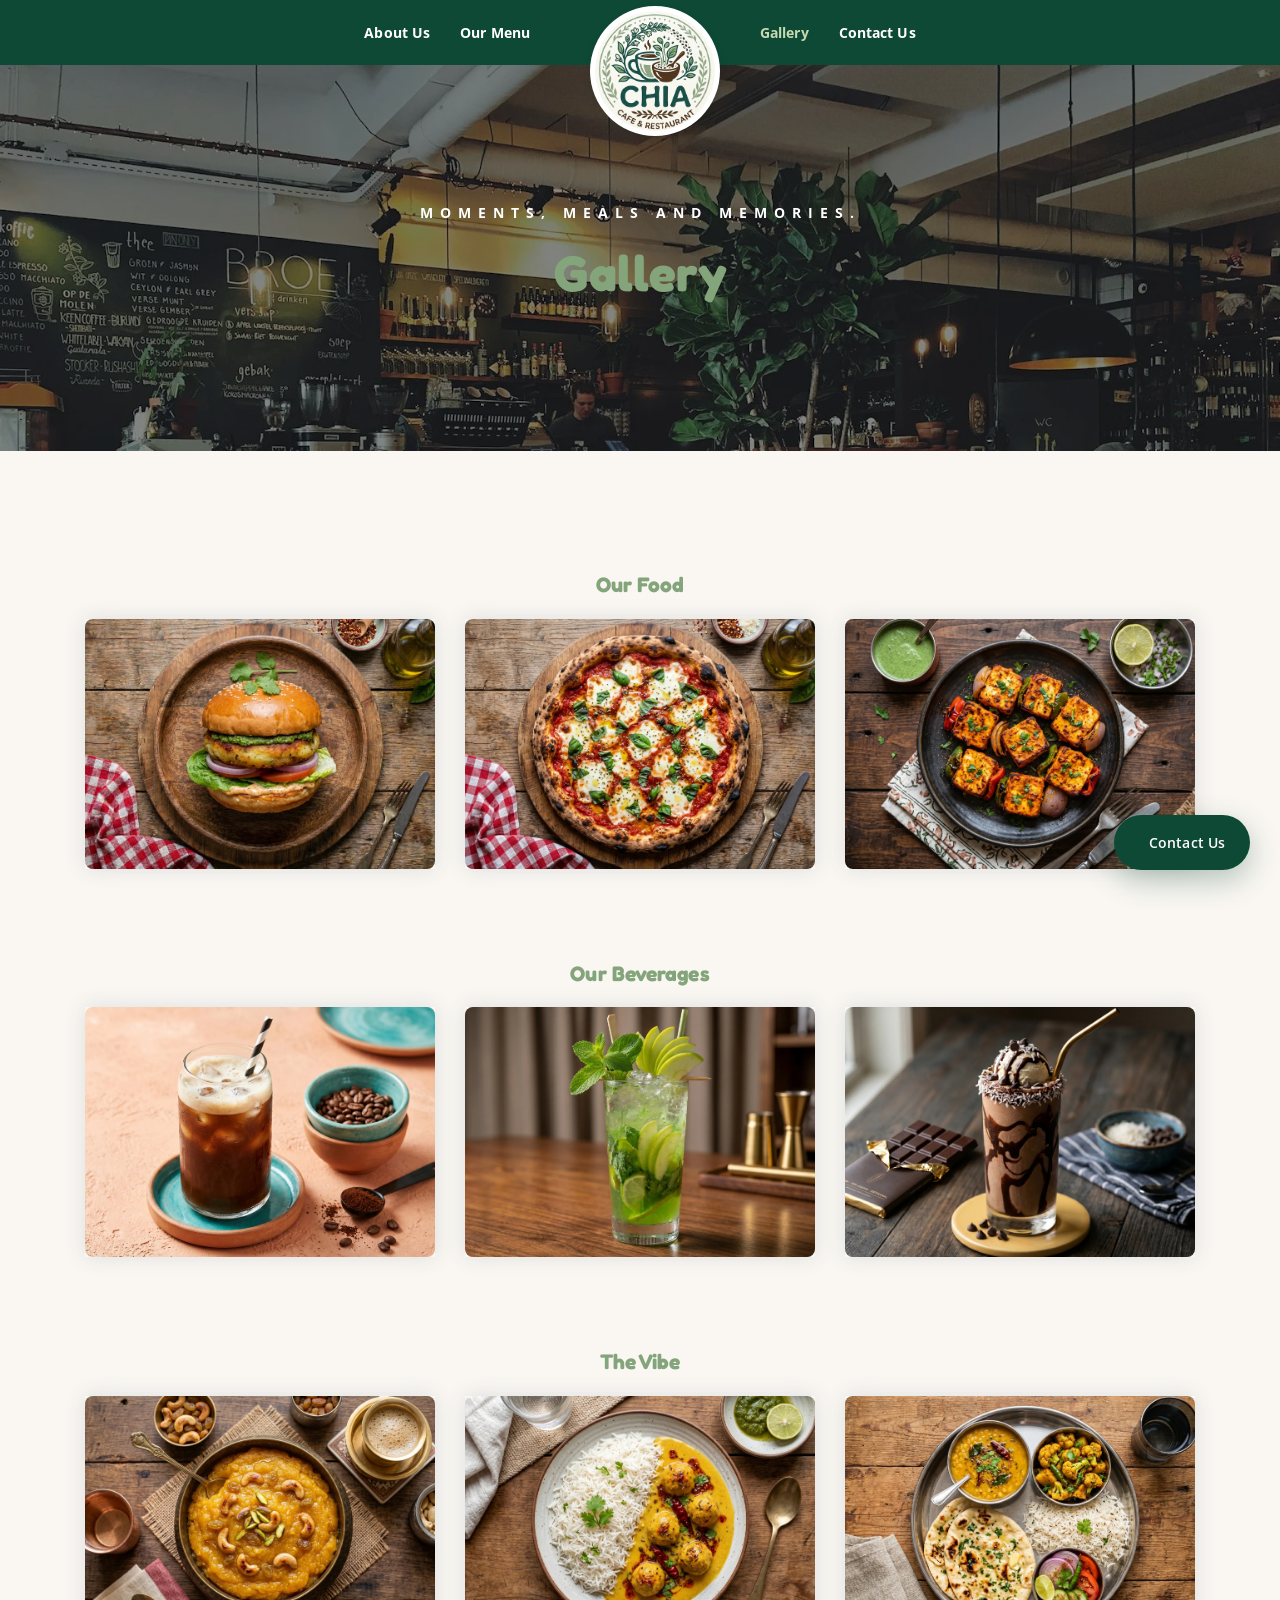
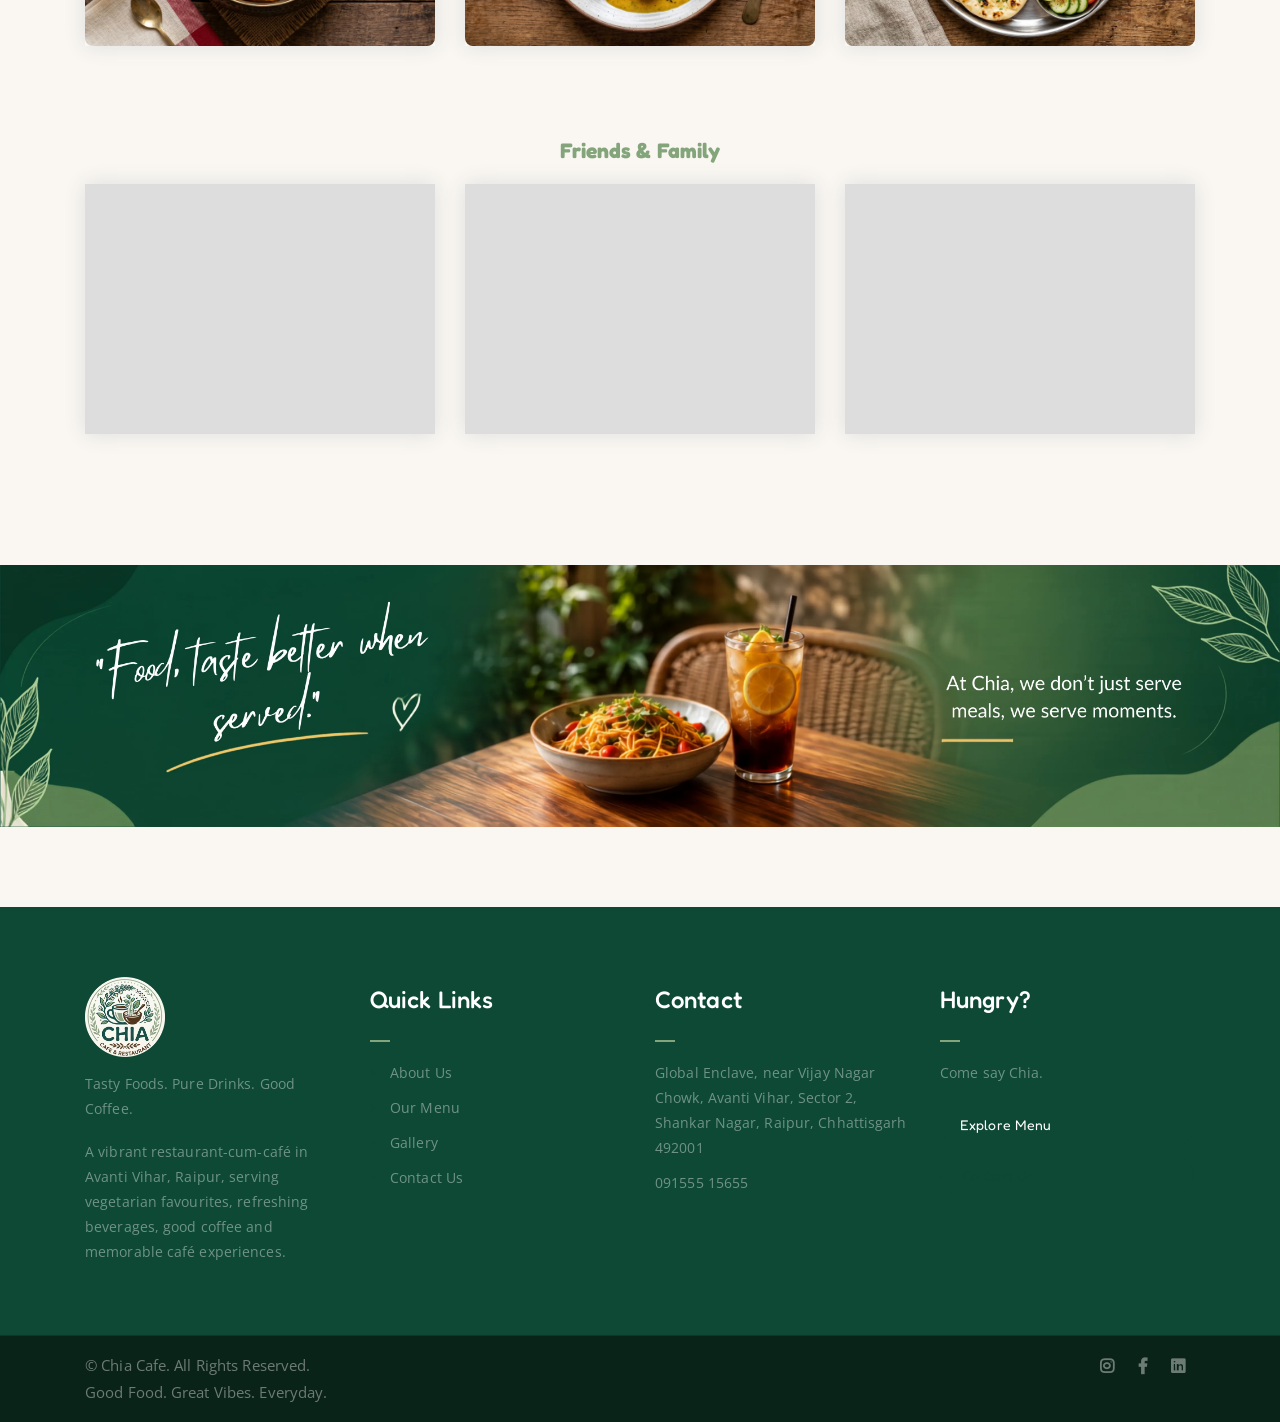
<file: gallery.html>
<!DOCTYPE html>

<html lang="en-IN">
<head>
<meta charset="utf-8"/>
<meta content="IE=edge" http-equiv="X-UA-Compatible"/>
<meta content="width=device-width, initial-scale=1" name="viewport"/>

    <!-- Primary SEO Meta Tags -->
    <title>Gallery - Chia Cafe Raipur | Café Ambience & Food Photos, Shankar Nagar</title>
    <meta name="description" content="Browse the Chia Cafe gallery - cozy interiors, delicious vegetarian dishes, refreshing beverages and happy moments at our café in Shankar Nagar, Avanti Vihar, Raipur. Get a feel of the vibe before you visit!" />
    <meta name="keywords" content="Chia Cafe gallery Raipur, cafe photos Shankar Nagar, vegetarian cafe ambience Raipur, Chia Cafe interior, cafe food photos Raipur, best cafe ambience Raipur" />
    <meta name="author" content="Chia Cafe" />
    <meta name="robots" content="index, follow" />

    <!-- Canonical URL -->
    <link rel="canonical" href="https://chiacafe.in/gallery.html" />

    <!-- Geographic / Local SEO Meta Tags -->
    <meta name="geo.region" content="IN-CT" />
    <meta name="geo.placename" content="Raipur, Chhattisgarh, India" />
    <meta name="geo.position" content="21.2429;81.6315" />
    <meta name="ICBM" content="21.2429, 81.6315" />

    <!-- Open Graph / Facebook -->
    <meta property="og:type" content="website" />
    <meta property="og:url" content="https://chiacafe.in/gallery.html" />
    <meta property="og:title" content="Gallery - Chia Cafe Raipur | Café Ambience & Food Photos" />
    <meta property="og:description" content="Browse photos of Chia Cafe - cozy interiors, vegetarian dishes, coffee and good vibes at Shankar Nagar, Avanti Vihar, Raipur." />
    <meta property="og:image" content="https://chiacafe.in/assets/img/logo.webp" />
    <meta property="og:image:width" content="1200" />
    <meta property="og:image:height" content="630" />
    <meta property="og:locale" content="en_IN" />
    <meta property="og:site_name" content="Chia Cafe" />

    <!-- Twitter Card -->
    <meta name="twitter:card" content="summary_large_image" />
    <meta name="twitter:url" content="https://chiacafe.in/gallery.html" />
    <meta name="twitter:title" content="Gallery - Chia Cafe Raipur | Café Ambience & Food Photos" />
    <meta name="twitter:description" content="Browse photos of Chia Cafe - cozy interiors, vegetarian dishes, coffee and good vibes at Shankar Nagar, Raipur." />
    <meta name="twitter:image" content="https://chiacafe.in/assets/img/logo.webp" />

    <!-- JSON-LD: BreadcrumbList -->
    <script type="application/ld+json">
    {
      "@context": "https://schema.org",
      "@type": "BreadcrumbList",
      "itemListElement": [
        {
          "@type": "ListItem",
          "position": 1,
          "name": "Home",
          "item": "https://chiacafe.in/"
        },
        {
          "@type": "ListItem",
          "position": 2,
          "name": "Gallery",
          "item": "https://chiacafe.in/gallery.html"
        }
      ]
    }
    </script>
<!-- favicon -->
<link href="assets/img/favicon.webp" rel="shortcut icon" type="image/png"/>
<!-- google font -->
<link href="https://fonts.googleapis.com/css?family=Open+Sans:300,400,700" rel="stylesheet"/>
<link href="https://fonts.googleapis.com/css2?family=Fredoka:wght@400;500;600;700&amp;display=swap" rel="stylesheet"/>
<!-- fontawesome -->
<link href="assets/css/all.min.css" rel="stylesheet"/>
<!-- bootstrap -->
<link href="assets/bootstrap/css/bootstrap.min.css" rel="stylesheet"/>
<!-- owl carousel -->
<link href="assets/css/owl.carousel.css" rel="stylesheet"/>
<!-- magnific popup -->
<link href="assets/css/magnific-popup.css" rel="stylesheet"/>
<!-- animate css -->
<link href="assets/css/animate.css" rel="stylesheet"/>
<!-- mean menu css -->
<link href="assets/css/meanmenu.min.css" rel="stylesheet"/>
<!-- main style -->
<link href="assets/css/main.css" rel="stylesheet"/>
<!-- responsive -->
<link href="assets/css/responsive.css" rel="stylesheet"/>
</head>
<body>
<!--PreLoader-->
<div class="loader">
<div class="loader-inner">
<div class="circle"></div>
</div>
</div>
<!--PreLoader Ends-->
<!-- header -->
<div class="top-header-area" id="sticker">
<div class="container">
<div class="row">
<div class="col-lg-12 col-sm-12 text-center">
<div class="main-menu-wrap">
<!-- logo -->
<div class="site-logo">
<a href="index.html">
<img alt="" src="assets/img/logo.webp"/>
</a>
</div>
<!-- logo -->
<!-- menu start -->
<nav class="main-menu">
<ul><li><a href="about.html">About Us</a></li><li><a href="menu.html">Our Menu</a></li><li class="current-list-item"><a href="gallery.html">Gallery</a></li><li><a href="contact.html">Contact Us</a></li></ul>
</nav>
<a class="mobile-show search-bar-icon" href="#"><i class="fas fa-search"></i></a>
<div class="mobile-menu"></div>
<!-- menu end -->
</div>
</div>
</div>
</div>
</div>
<!-- end header -->
<!-- search area -->
<div class="search-area">
<div class="container">
<div class="row">
<div class="col-lg-12">
<span class="close-btn"><i class="fas fa-window-close"></i></span>
<div class="search-bar">
<div class="search-bar-tablecell">
<h3>Search For:</h3>
<input placeholder="Keywords" type="text"/>
<button type="submit">Search <i class="fas fa-search"></i></button>
</div>
</div>
</div>
</div>
</div>
</div>
<!-- end search arewa -->
<!-- breadcrumb-section -->
<div class="breadcrumb-section gallery-bg">
<div class="container">
<div class="row">
<div class="col-lg-8 offset-lg-2 text-center">
<div class="breadcrumb-text">
<p>Moments, Meals and Memories.</p>
<h1><span class="orange-text">Gallery</span></h1>
</div>
</div>
</div>
</div>
</div>
<!-- end breadcrumb section -->
<!-- gallery section -->
<div class="latest-news mt-150 mb-150">
<div class="container">
<div class="row">
<div class="col-lg-12 text-center">
<!-- Removed redundant section title -->
</div>
</div>
<div class="row text-center mt-5">
<div class="col-12 text-center mb-4">
<h4><span class="orange-text">Our Food</span></h4>
</div>
<div class="col-lg-4 col-md-6 mb-4">
<div class="single-latest-news">
<img src="assets/img/Items/Burger & Sandwiches/Aloo Tikki Burger_C_Cafe.webp" alt="Gallery Image" style="width: 100%; height: 250px; object-fit: cover; border-radius: 8px;">
</div>
</div>
<div class="col-lg-4 col-md-6 mb-4">
<div class="single-latest-news">
<img src="assets/img/Items/Pizza & Pasta/Margherita Pizza_C_Cafe.webp" alt="Gallery Image" style="width: 100%; height: 250px; object-fit: cover; border-radius: 8px;">
</div>
</div>
<div class="col-lg-4 col-md-6 mb-4">
<div class="single-latest-news">
<img src="assets/img/Items/Starter/Paneer Tikka [6 Pieces]_C_Cafe.webp" alt="Gallery Image" style="width: 100%; height: 250px; object-fit: cover; border-radius: 8px;">
</div>
</div>
<div class="col-12 text-center mb-4 mt-5">
<h4><span class="orange-text">Our Beverages</span></h4>
</div>
<div class="col-lg-4 col-md-6 mb-4">
<div class="single-latest-news">
<img src="assets/img/Items/Beverages/Cold-Coffee.webp" alt="Gallery Image" style="width: 100%; height: 250px; object-fit: cover; border-radius: 8px;">
</div>
</div>
<div class="col-lg-4 col-md-6 mb-4">
<div class="single-latest-news">
<img src="assets/img/Items/Beverages/Mojito.webp" alt="Gallery Image" style="width: 100%; height: 250px; object-fit: cover; border-radius: 8px;">
</div>
</div>
<div class="col-lg-4 col-md-6 mb-4">
<div class="single-latest-news">
<img src="assets/img/Items/Beverages/Chocolate-Shake.webp" alt="Gallery Image" style="width: 100%; height: 250px; object-fit: cover; border-radius: 8px;">
</div>
</div>
<div class="col-12 text-center mb-4 mt-5">
<h4><span class="orange-text">The Vibe</span></h4>
</div>
<div class="col-lg-4 col-md-6 mb-4">
<div class="single-latest-news">
<img src="assets/img/Items/Dessert/Rva Kesari_C_Cafe.webp" alt="Gallery Image" style="width: 100%; height: 250px; object-fit: cover; border-radius: 8px;">
</div>
</div>
<div class="col-lg-4 col-md-6 mb-4">
<div class="single-latest-news">
<img src="assets/img/Items/Meals/Kadhi Rice_C_Cafe.webp" alt="Gallery Image" style="width: 100%; height: 250px; object-fit: cover; border-radius: 8px;">
</div>
</div>
<div class="col-lg-4 col-md-6 mb-4">
<div class="single-latest-news">
<img src="assets/img/Items/Thali/Thali.webp" alt="Gallery Image" style="width: 100%; height: 250px; object-fit: cover; border-radius: 8px;">
</div>
</div>
<div class="col-12 text-center mb-4 mt-5">
<h4><span class="orange-text">Friends &amp; Family</span></h4>
</div>
<div class="col-lg-4 col-md-6 mb-4">
<div class="single-latest-news">
<div style="height: 250px; background-color: #ddd;"></div>
</div>
</div>
<div class="col-lg-4 col-md-6 mb-4">
<div class="single-latest-news">
<div style="height: 250px; background-color: #ddd;"></div>
</div>
</div>
<div class="col-lg-4 col-md-6 mb-4">
<div class="single-latest-news">
<div style="height: 250px; background-color: #ddd;"></div>
</div>
</div>
</div>
</div>
</div>
<!-- end gallery section -->
<!-- instagram CTA -->
<section class="shop-banner-image mb-80" style="width: 100%;">
<img src="assets/img/1.webp" alt="Cafe Banner" style="width: 100%; height: auto; display: block;">
</section>
<!-- end instagram CTA -->
<!-- footer -->
<div class="footer-area">
<div class="container">
<div class="row"><div class="col-lg-3 col-md-6"><div class="footer-box about-widget"><img src="assets/img/logo.webp" alt="Chia Cafe Logo" class="footer-logo mb-3" style="max-width: 80px;"><p>Tasty Foods. Pure Drinks. Good Coffee.</p><p>A vibrant restaurant-cum-café in Avanti Vihar, Raipur, serving vegetarian favourites, refreshing beverages, good coffee and memorable café experiences.</p></div></div><div class="col-lg-3 col-md-6"><div class="footer-box pages"><h2 class="widget-title">Quick Links</h2><ul><li><a href="about.html">About Us</a></li><li><a href="menu.html">Our Menu</a></li><li><a href="gallery.html">Gallery</a></li><li><a href="contact.html">Contact Us</a></li></ul></div></div><div class="col-lg-3 col-md-6"><div class="footer-box get-in-touch"><h2 class="widget-title">Contact</h2><ul><li><a href="https://www.google.com/maps/search/Global+Enclave,+near+Vijay+Nagar+Chowk,+Avanti+Vihar,+Sector+2,+Shankar+Nagar,+Raipur,+Chhattisgarh+492001" target="_blank" style="color: inherit; transition: 0.3s;" onmouseover="this.style.color='#F28123'" onmouseout="this.style.color='inherit'">Global Enclave, near Vijay Nagar Chowk, Avanti Vihar, Sector 2, Shankar Nagar, Raipur, Chhattisgarh 492001</a></li>
<li><a href="tel:09155515655" style="color: inherit; transition: 0.3s;" onmouseover="this.style.color='#F28123'" onmouseout="this.style.color='inherit'">091555 15655</a></li></ul></div></div><div class="col-lg-3 col-md-6"><div class="footer-box subscribe"><h2 class="widget-title">Hungry?</h2><p>Come say Chia.</p><a class="boxed-btn mb-2 d-block" href="menu.html">Explore Menu</a><a class="bordered-btn d-block" href="contact.html">Contact Us</a></div></div></div>
</div>
</div>
<!-- end footer -->
<!-- copyright -->
<div class="copyright">
<div class="container">
<div class="row">
<div class="col-lg-6 col-md-12">
<p>© Chia Cafe. All Rights Reserved.<br/>Good Food. Great Vibes. Everyday.</p>
</div>
<div class="col-lg-6 text-right col-md-12">
					<div class="social-icons">
						<ul>
							<li><a href="https://www.instagram.com/chia_cafe_rpr?utm_source=ig_web_button_share_sheet&stkn=ZDNlZDc0MzIxNw==" target="_blank"><i class="fab fa-instagram"></i></a></li>
							<li><a href="https://www.facebook.com/people/Chia-Cafe/61592504473499/" target="_blank"><i class="fab fa-facebook-f"></i></a></li>
							<li><a href="https://www.linkedin.com/company/chiacafe" target="_blank"><i class="fab fa-linkedin"></i></a></li>
						</ul>
					</div>
</div>
</div>
</div>
</div>
<!-- end copyright -->
<!-- jquery -->
<script src="assets/js/jquery-1.11.3.min.js"></script>
<!-- bootstrap -->
<script src="assets/bootstrap/js/bootstrap.min.js"></script>
<!-- count down -->
<script src="assets/js/jquery.countdown.js"></script>
<!-- isotope -->
<script src="assets/js/jquery.isotope-3.0.6.min.js"></script>
<!-- waypoints -->
<script src="assets/js/waypoints.js"></script>
<!-- owl carousel -->
<script src="assets/js/owl.carousel.min.js"></script>
<!-- magnific popup -->
<script src="assets/js/jquery.magnific-popup.min.js"></script>
<!-- mean menu -->
<script src="assets/js/jquery.meanmenu.min.js"></script>
<!-- sticker js -->
<script src="assets/js/sticker.js"></script>
<!-- main js -->
<script src="assets/js/main.js"></script>
<!-- scroll animations -->
<script src="assets/js/scroll-animations.js"></script>
<!-- Floating Contact Button -->
<a href="tel:09155515655" class="floating-contact-btn">
<i class="fas fa-phone-alt"></i> Contact Us
</a>
</body>
</html>
</file>
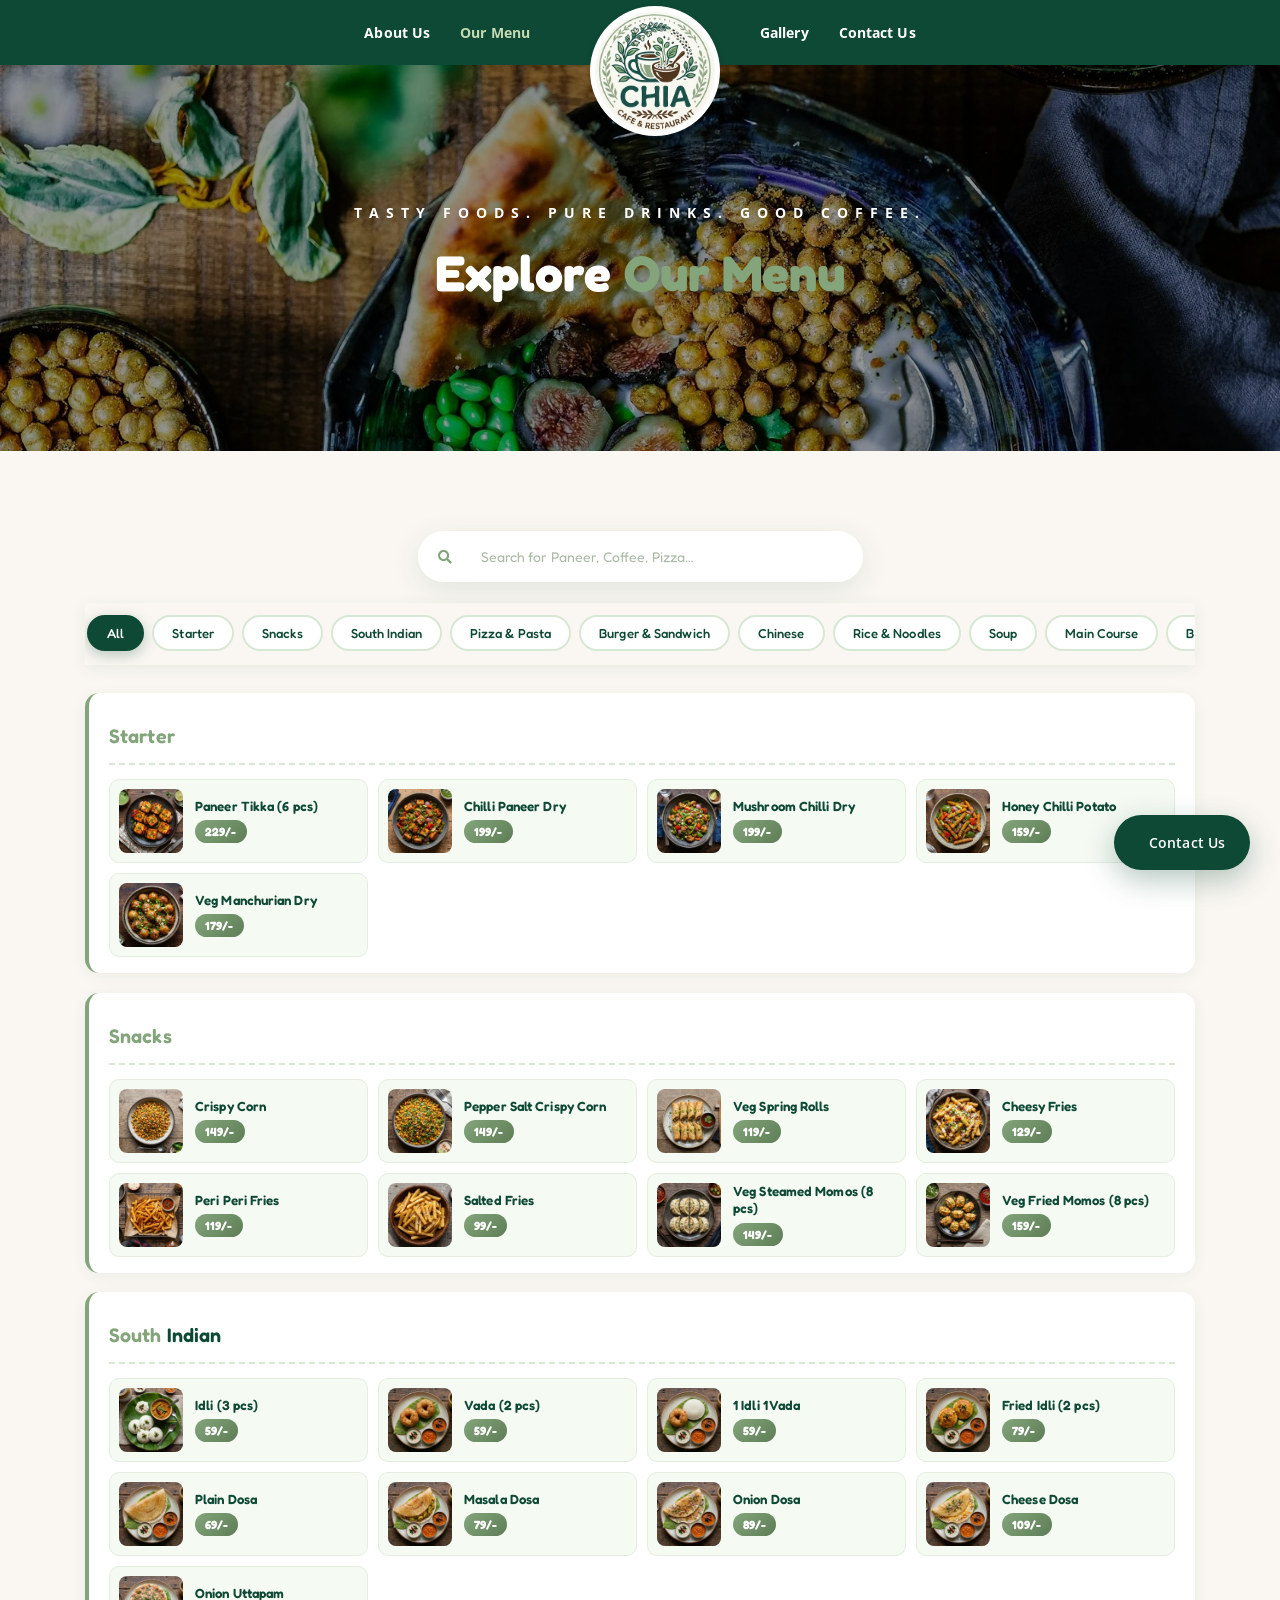
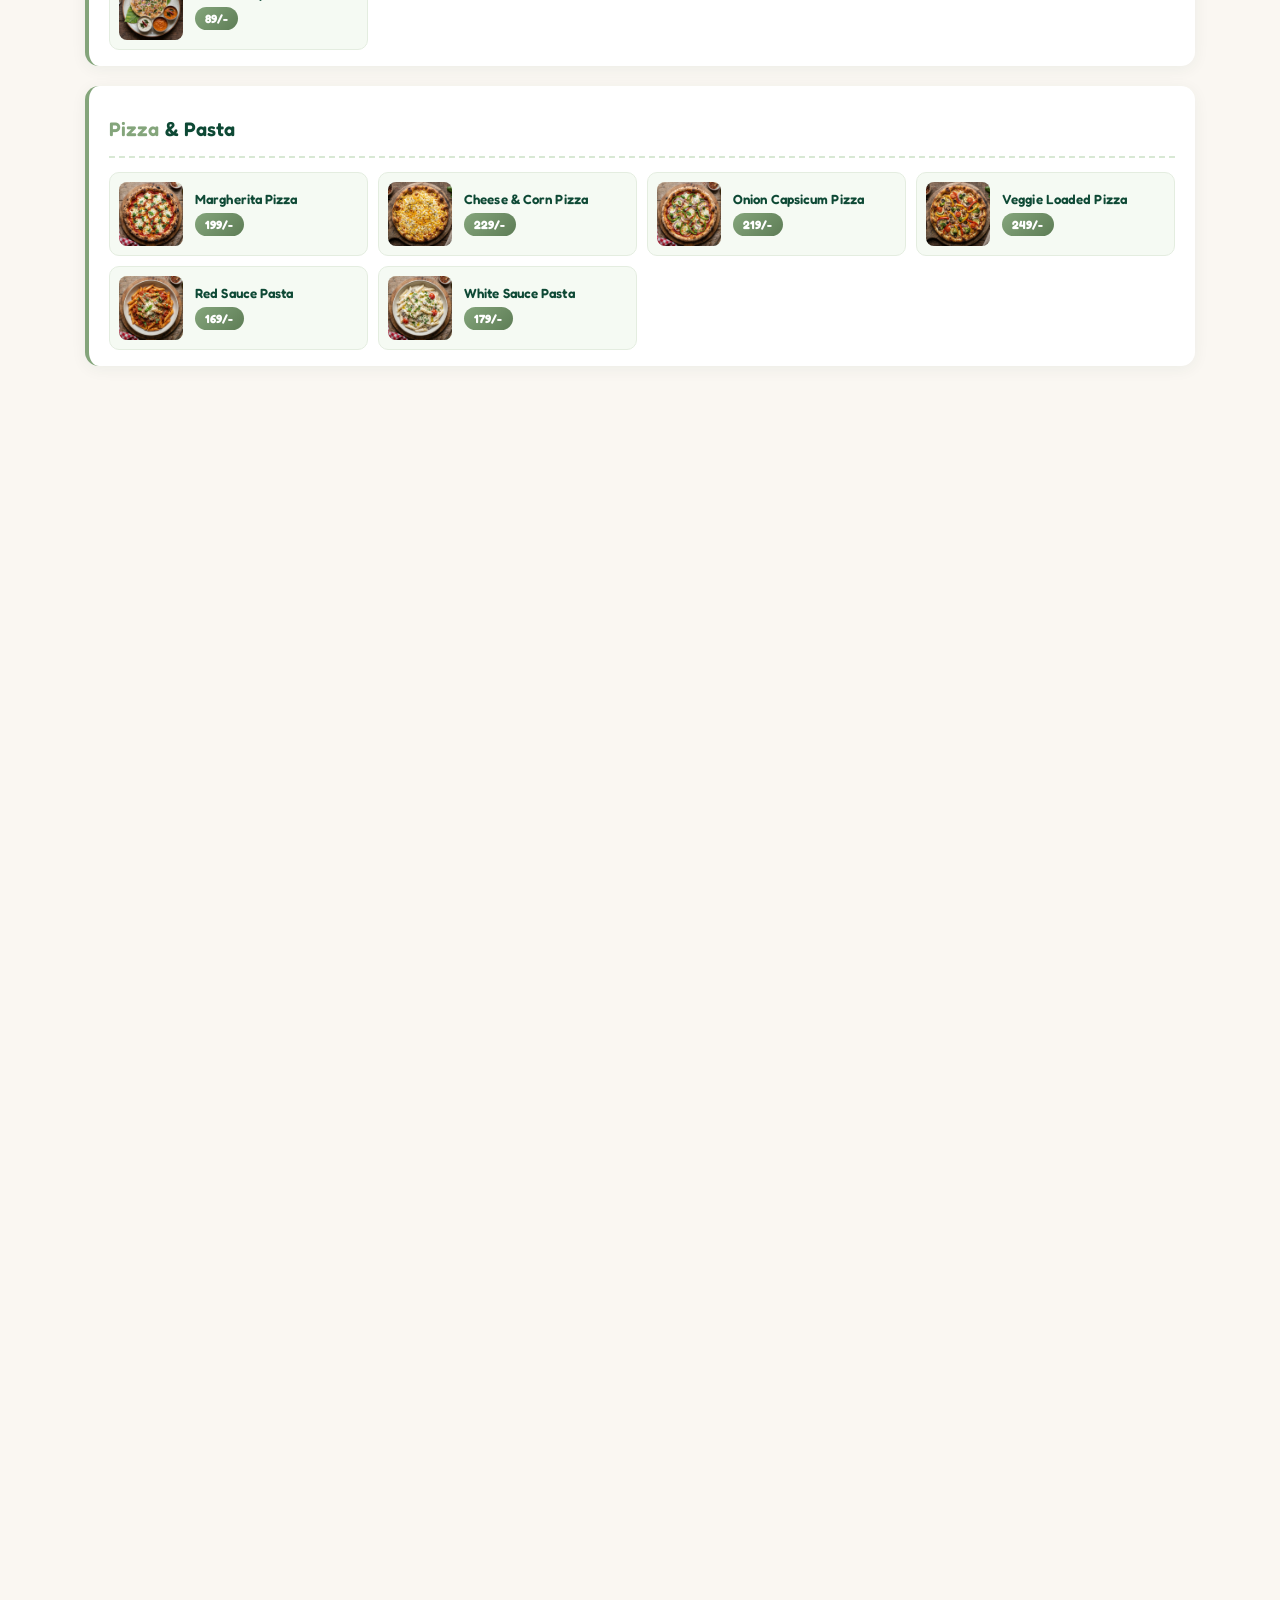
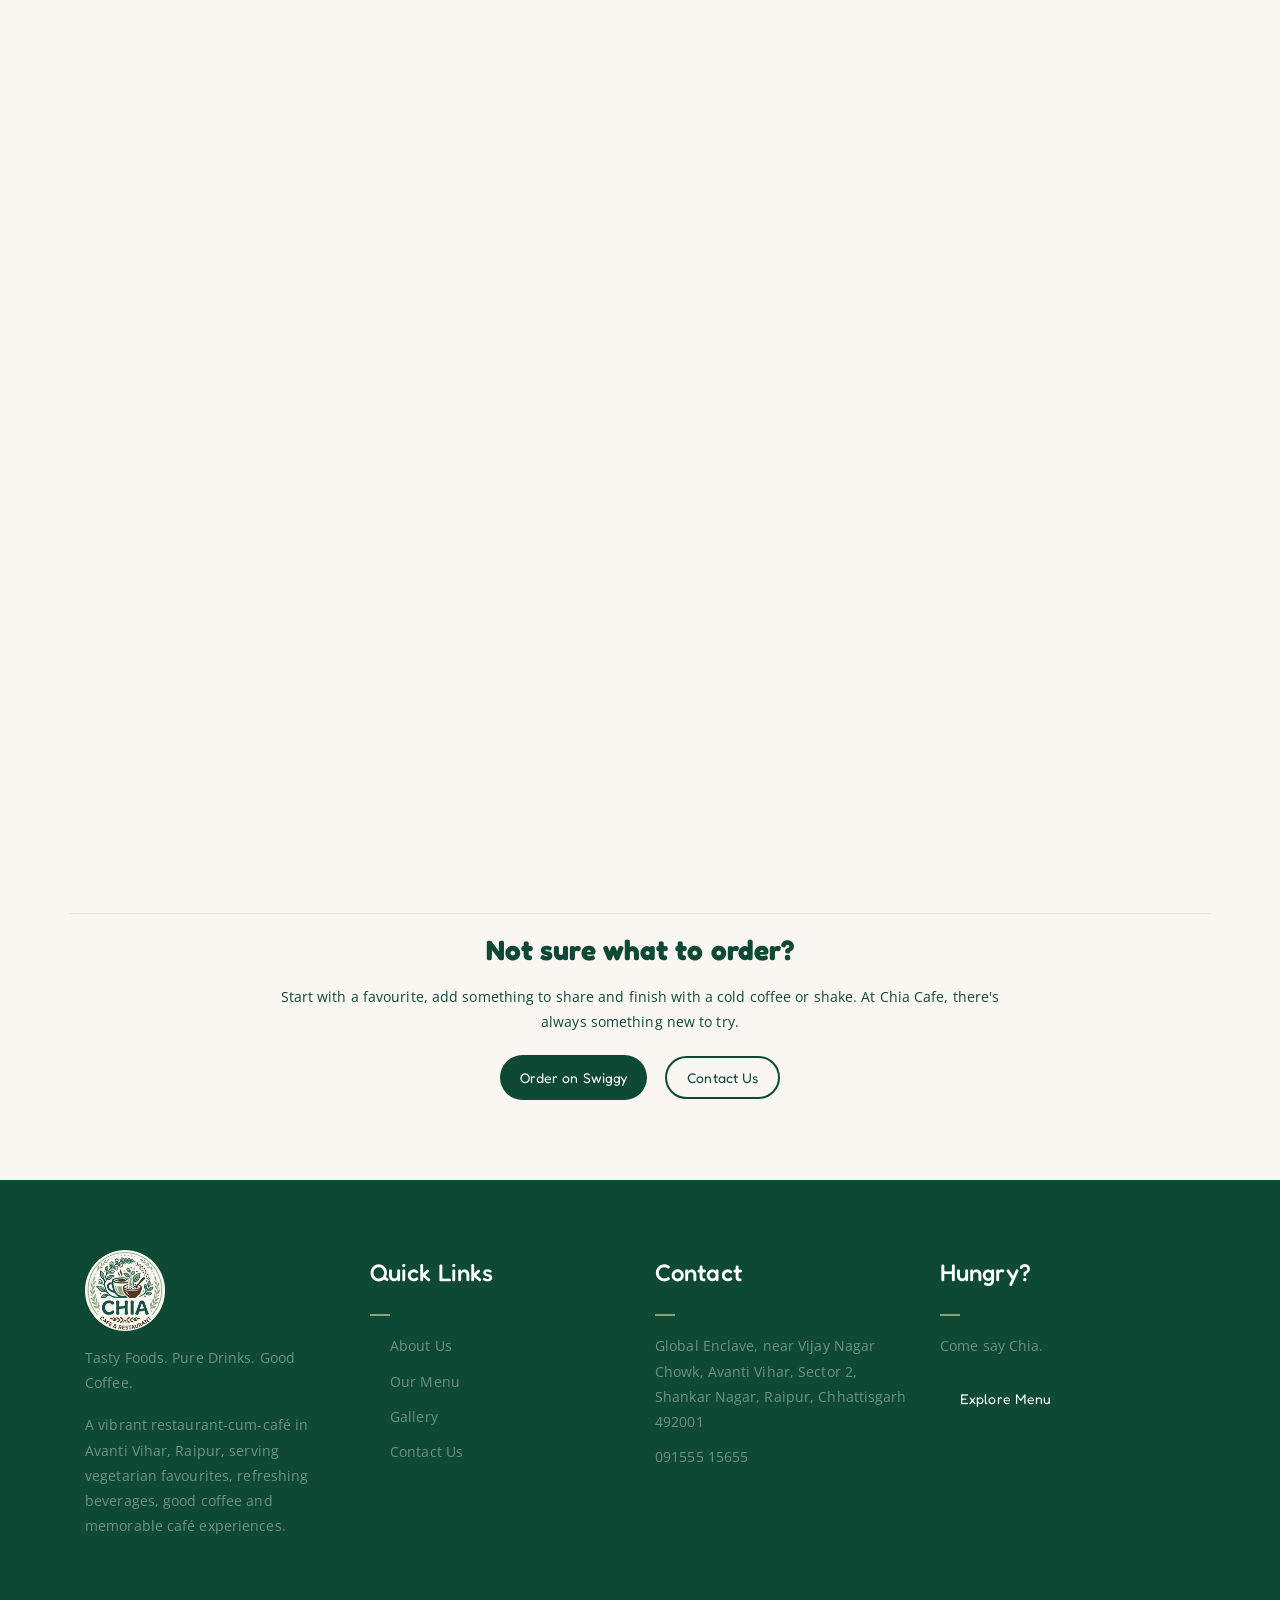
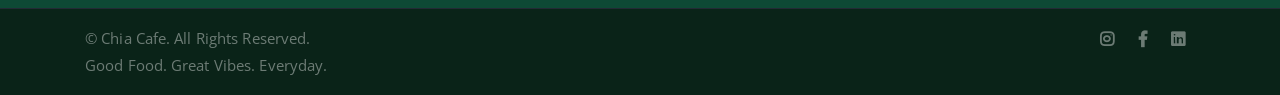
<file: menu.html>
<!DOCTYPE html>
<html lang="en-IN">

<head>
  <meta charset="utf-8" />
  <meta content="IE=edge" http-equiv="X-UA-Compatible" />
  <meta content="width=device-width, initial-scale=1" name="viewport" />

  <!-- Primary SEO Meta Tags -->
  <title>Vegetarian Menu - Chia Cafe Raipur | Dosa, Pizza, Paneer, Coffee & More</title>
  <meta name="description" content="Explore Chia Cafe's full vegetarian menu in Shankar Nagar, Raipur. South Indian (Dosa, Idli), Indian (Dal Makhani, Paneer), Chinese (Hakka Noodles), Pizza, Pasta, Momos, Cold Coffee, Shakes & fresh Juices. Order on Swiggy & Zomato." />
  <meta name="keywords" content="vegetarian menu Raipur, cafe menu Shankar Nagar, South Indian food Raipur, dosa Raipur, paneer tikka cafe Raipur, pizza cafe Raipur, cold coffee Raipur, momos Shankar Nagar, Chia Cafe menu, veg restaurant menu Raipur, Chinese food Raipur" />
  <meta name="author" content="Chia Cafe" />
  <meta name="robots" content="index, follow" />

  <!-- Canonical URL -->
  <link rel="canonical" href="https://chiacafe.in/menu.html" />

  <!-- Geographic / Local SEO Meta Tags -->
  <meta name="geo.region" content="IN-CT" />
  <meta name="geo.placename" content="Raipur, Chhattisgarh, India" />
  <meta name="geo.position" content="21.2429;81.6315" />
  <meta name="ICBM" content="21.2429, 81.6315" />

  <!-- Open Graph / Facebook -->
  <meta property="og:type" content="website" />
  <meta property="og:url" content="https://chiacafe.in/menu.html" />
  <meta property="og:title" content="Vegetarian Menu - Chia Cafe Raipur | Dosa, Pizza, Coffee & More" />
  <meta property="og:description" content="Explore Chia Cafe's full vegetarian menu in Shankar Nagar, Raipur. South Indian, Indian, Chinese, Pizza, Pasta, Momos, Coffee & fresh Juices. Order on Swiggy & Zomato." />
  <meta property="og:image" content="https://chiacafe.in/assets/img/logo.webp" />
  <meta property="og:image:width" content="1200" />
  <meta property="og:image:height" content="630" />
  <meta property="og:locale" content="en_IN" />
  <meta property="og:site_name" content="Chia Cafe" />

  <!-- Twitter Card -->
  <meta name="twitter:card" content="summary_large_image" />
  <meta name="twitter:url" content="https://chiacafe.in/menu.html" />
  <meta name="twitter:title" content="Vegetarian Menu - Chia Cafe Raipur | Dosa, Pizza, Coffee & More" />
  <meta name="twitter:description" content="Explore Chia Cafe's full vegetarian menu in Shankar Nagar, Raipur. South Indian, Indian, Chinese, Pizza, Coffee & fresh Juices." />
  <meta name="twitter:image" content="https://chiacafe.in/assets/img/logo.webp" />

  <!-- JSON-LD: BreadcrumbList -->
  <script type="application/ld+json">
  {
    "@context": "https://schema.org",
    "@type": "BreadcrumbList",
    "itemListElement": [
      {
        "@type": "ListItem",
        "position": 1,
        "name": "Home",
        "item": "https://chiacafe.in/"
      },
      {
        "@type": "ListItem",
        "position": 2,
        "name": "Our Menu",
        "item": "https://chiacafe.in/menu.html"
      }
    ]
  }
  </script>

  <!-- JSON-LD: FoodEstablishment (Menu context) -->
  <script type="application/ld+json">
  {
    "@context": "https://schema.org",
    "@type": "FoodEstablishment",
    "name": "Chia Cafe",
    "url": "https://chiacafe.in/",
    "hasMenu": "https://chiacafe.in/menu.html",
    "servesCuisine": ["Indian", "South Indian", "Chinese", "Continental", "Vegetarian"],
    "address": {
      "@type": "PostalAddress",
      "streetAddress": "Global Enclave, near Vijay Nagar Chowk, Avanti Vihar, Sector 2, Shankar Nagar",
      "addressLocality": "Raipur",
      "addressRegion": "Chhattisgarh",
      "postalCode": "492001",
      "addressCountry": "IN"
    }
  }
  </script>
  <link href="assets/img/favicon.webp" rel="shortcut icon" type="image/png" />
  <link href="https://fonts.googleapis.com/css?family=Open+Sans:300,400,700" rel="stylesheet" />
  <link href="https://fonts.googleapis.com/css2?family=Fredoka:wght@400;500;600;700&display=swap" rel="stylesheet" />
  <link href="assets/css/all.min.css" rel="stylesheet" />
  <link href="assets/bootstrap/css/bootstrap.min.css" rel="stylesheet" />
  <link href="assets/css/owl.carousel.css" rel="stylesheet" />
  <link href="assets/css/magnific-popup.css" rel="stylesheet" />
  <link href="assets/css/animate.css" rel="stylesheet" />
  <link href="assets/css/meanmenu.min.css" rel="stylesheet" />
  <link href="assets/css/main.css" rel="stylesheet" />
  <link href="assets/css/responsive.css" rel="stylesheet" />
</head>

<body>
  <!--PreLoader-->
  <div class="loader">
    <div class="loader-inner">
      <div class="circle"></div>
    </div>
  </div>
  <!--PreLoader Ends-->

  <!-- header -->
  <div class="top-header-area" id="sticker">
    <div class="container">
      <div class="row">
        <div class="col-lg-12 col-sm-12 text-center">
          <div class="main-menu-wrap">
            <div class="site-logo"><a href="index.html"><img alt="Chia Cafe" src="assets/img/logo.webp" /></a></div>
            <nav class="main-menu">
              <ul>
                <li><a href="about.html">About Us</a></li>
                <li class="current-list-item"><a href="menu.html">Our Menu</a></li>
                <li><a href="gallery.html">Gallery</a></li>
                <li><a href="contact.html">Contact Us</a></li>
              </ul>
            </nav>
            <a class="mobile-show search-bar-icon" href="#"><i class="fas fa-search"></i></a>
            <div class="mobile-menu"></div>
          </div>
        </div>
      </div>
    </div>
  </div>
  <!-- end header -->

  <!-- search area -->
  <div class="search-area">
    <div class="container">
      <div class="row">
        <div class="col-lg-12">
          <span class="close-btn"><i class="fas fa-window-close"></i></span>
          <div class="search-bar">
            <div class="search-bar-tablecell">
              <h3>Search For:</h3>
              <input placeholder="Keywords" type="text" />
              <button type="submit">Search <i class="fas fa-search"></i></button>
            </div>
          </div>
        </div>
      </div>
    </div>
  </div>
  <!-- end search area -->

  <!-- breadcrumb -->
  <div class="breadcrumb-section menu-bg">
    <div class="container">
      <div class="row">
        <div class="col-lg-8 offset-lg-2 text-center">
          <div class="breadcrumb-text">
            <p>Tasty Foods. Pure Drinks. Good Coffee.</p>
            <h1>Explore <span class="orange-text">Our Menu</span></h1>
          </div>
        </div>
      </div>
    </div>
  </div>
  <!-- end breadcrumb -->

  <!-- ===================== MENU SECTION ===================== -->
  <div class="product-section mt-150 mb-150">
    <div class="container">

      <!-- Search Bar -->
      <div class="row justify-content-center mb-4" id="menu-search-container">
        <div class="col-lg-5 col-md-7">
          <div class="input-group">
            <div class="input-group-prepend">
              <span class="input-group-text" style="background:#fff;border:none;padding-left:18px;color:#84A57B;"><i
                  class="fas fa-search"></i></span>
            </div>
            <input class="form-control" id="menuSearchInput" placeholder="Search for Paneer, Coffee, Pizza…"
              type="text" />
          </div>
        </div>
      </div>

      <!-- Category Tabs -->
      <ul class="nav nav-pills" id="menu-tabs" role="tablist">
        <li class="nav-item" role="presentation"><a class="nav-link active" data-toggle="pill" href="#pane-all"
            role="tab">All</a></li>
        <li class="nav-item" role="presentation"><a class="nav-link" data-toggle="pill" href="#pane-starter"
            role="tab">Starter</a></li>
        <li class="nav-item" role="presentation"><a class="nav-link" data-toggle="pill" href="#pane-snacks"
            role="tab">Snacks</a></li>
        <li class="nav-item" role="presentation"><a class="nav-link" data-toggle="pill" href="#pane-south"
            role="tab">South Indian</a></li>
        <li class="nav-item" role="presentation"><a class="nav-link" data-toggle="pill" href="#pane-pizza"
            role="tab">Pizza &amp; Pasta</a></li>
        <li class="nav-item" role="presentation"><a class="nav-link" data-toggle="pill" href="#pane-burger"
            role="tab">Burger &amp; Sandwich</a></li>
        <li class="nav-item" role="presentation"><a class="nav-link" data-toggle="pill" href="#pane-chinese"
            role="tab">Chinese</a></li>
        <li class="nav-item" role="presentation"><a class="nav-link" data-toggle="pill" href="#pane-rice-noodles"
            role="tab">Rice &amp; Noodles</a></li>
        <li class="nav-item" role="presentation"><a class="nav-link" data-toggle="pill" href="#pane-soup"
            role="tab">Soup</a></li>
        <li class="nav-item" role="presentation"><a class="nav-link" data-toggle="pill" href="#pane-main"
            role="tab">Main Course</a></li>
        <li class="nav-item" role="presentation"><a class="nav-link" data-toggle="pill" href="#pane-breads"
            role="tab">Breads</a></li>
        <li class="nav-item" role="presentation"><a class="nav-link" data-toggle="pill" href="#pane-rice"
            role="tab">Rice</a></li>
        <li class="nav-item" role="presentation"><a class="nav-link" data-toggle="pill" href="#pane-meals"
            role="tab">Meals</a></li>
        <li class="nav-item" role="presentation"><a class="nav-link" data-toggle="pill" href="#pane-thali"
            role="tab">Thali</a></li>
        <li class="nav-item" role="presentation"><a class="nav-link" data-toggle="pill" href="#pane-maggi"
            role="tab">Maggi</a></li>
        <li class="nav-item" role="presentation"><a class="nav-link" data-toggle="pill" href="#pane-combo"
            role="tab">Combo</a></li>
        <li class="nav-item" role="presentation"><a class="nav-link" data-toggle="pill" href="#pane-accompaniments"
            role="tab">Accompaniments</a></li>
        <li class="nav-item" role="presentation"><a class="nav-link" data-toggle="pill" href="#pane-beverages"
            role="tab">Beverages</a></li>
        <li class="nav-item" role="presentation"><a class="nav-link" data-toggle="pill" href="#pane-dessert"
            role="tab">Dessert</a></li>
      </ul>

      <!-- =================== TAB CONTENT =================== -->
      <div class="tab-content" id="menu-tabs-content">

        <!-- ========== ALL ========== -->
        <div class="tab-pane fade show active" id="pane-all" role="tabpanel">
          <div class="menu-grid-section searchable-category">
            <div class="menu-section-title">
              <h3><span class="orange-text">Starter</span></h3>
            </div>
            <div class="menu-grid">
              <div class="menu-card searchable-item">
                <div class="menu-thumb"><img src="assets/img/Items/Starter/Paneer Tikka [6 Pieces]_C_Cafe.webp"
                    alt="Paneer Tikka (6 pcs)"></div>
                <div class="menu-info"><span class="item-name-val">Paneer Tikka (6 pcs)</span><span
                    class="menu-price price">229/-</span></div>
              </div>
              <div class="menu-card searchable-item">
                <div class="menu-thumb"><img src="assets/img/Items/Starter/Chilli Paneer Dry_C_Cafe.webp"
                    alt="Chilli Paneer Dry"></div>
                <div class="menu-info"><span class="item-name-val">Chilli Paneer Dry</span><span
                    class="menu-price price">199/-</span></div>
              </div>
              <div class="menu-card searchable-item">
                <div class="menu-thumb"><img src="assets/img/Items/Starter/Mushroom Chilli Dry_C_Cafe.webp"
                    alt="Mushroom Chilli Dry"></div>
                <div class="menu-info"><span class="item-name-val">Mushroom Chilli Dry</span><span
                    class="menu-price price">199/-</span></div>
              </div>
              <div class="menu-card searchable-item">
                <div class="menu-thumb"><img src="assets/img/Items/Starter/Honey Chilli Potato_C_Cafe.webp"
                    alt="Honey Chilli Potato"></div>
                <div class="menu-info"><span class="item-name-val">Honey Chilli Potato</span><span
                    class="menu-price price">159/-</span></div>
              </div>
              <div class="menu-card searchable-item">
                <div class="menu-thumb"><img src="assets/img/Items/Starter/Veg Manchurian Dry_C_Cafe.webp"
                    alt="Veg Manchurian Dry"></div>
                <div class="menu-info"><span class="item-name-val">Veg Manchurian Dry</span><span
                    class="menu-price price">179/-</span></div>
              </div>
            </div>
          </div>
          <div class="menu-grid-section searchable-category">
            <div class="menu-section-title">
              <h3><span class="orange-text">Snacks</span></h3>
            </div>
            <div class="menu-grid">
              <div class="menu-card searchable-item">
                <div class="menu-thumb"><img src="assets/img/Items/Snacks/Crispy Corn_C_Cafe.webp" alt="Crispy Corn">
                </div>
                <div class="menu-info"><span class="item-name-val">Crispy Corn</span><span
                    class="menu-price price">149/-</span></div>
              </div>
              <div class="menu-card searchable-item">
                <div class="menu-thumb"><img src="assets/img/Items/Snacks/Pepper Salt Crispy Corn_C_Cafe.webp"
                    alt="Pepper Salt Crispy Corn"></div>
                <div class="menu-info"><span class="item-name-val">Pepper Salt Crispy Corn</span><span
                    class="menu-price price">149/-</span></div>
              </div>
              <div class="menu-card searchable-item">
                <div class="menu-thumb"><img src="assets/img/Items/Snacks/Veg Spring Roll_C_Cafe.webp"
                    alt="Veg Spring Rolls"></div>
                <div class="menu-info"><span class="item-name-val">Veg Spring Rolls</span><span
                    class="menu-price price">119/-</span></div>
              </div>
              <div class="menu-card searchable-item">
                <div class="menu-thumb"><img src="assets/img/Items/Snacks/Cheesy Fries_C_Cafe.webp" alt="Cheesy Fries">
                </div>
                <div class="menu-info"><span class="item-name-val">Cheesy Fries</span><span
                    class="menu-price price">129/-</span></div>
              </div>
              <div class="menu-card searchable-item">
                <div class="menu-thumb"><img src="assets/img/Items/Snacks/Peri Peri Fries_C_Cafe.webp"
                    alt="Peri Peri Fries"></div>
                <div class="menu-info"><span class="item-name-val">Peri Peri Fries</span><span
                    class="menu-price price">119/-</span></div>
              </div>
              <div class="menu-card searchable-item">
                <div class="menu-thumb"><img src="assets/img/Items/Snacks/Salted Fries_C_Cafe.webp" alt="Salted Fries">
                </div>
                <div class="menu-info"><span class="item-name-val">Salted Fries</span><span
                    class="menu-price price">99/-</span></div>
              </div>
              <div class="menu-card searchable-item">
                <div class="menu-thumb"><img src="assets/img/Items/Snacks/Veg Steamed Momos [8 Pieces]_C_Cafe.webp"
                    alt="Veg Steamed Momos (8 pcs)"></div>
                <div class="menu-info"><span class="item-name-val">Veg Steamed Momos (8 pcs)</span><span
                    class="menu-price price">149/-</span></div>
              </div>
              <div class="menu-card searchable-item">
                <div class="menu-thumb"><img src="assets/img/Items/Snacks/Veg Fried Momos [8 Pieces]_C_Cafe.webp"
                    alt="Veg Fried Momos (8 pcs)"></div>
                <div class="menu-info"><span class="item-name-val">Veg Fried Momos (8 pcs)</span><span
                    class="menu-price price">159/-</span></div>
              </div>
            </div>
          </div>
          <div class="menu-grid-section searchable-category">
            <div class="menu-section-title">
              <h3><span class="orange-text">South</span> Indian</h3>
            </div>
            <div class="menu-grid">
              <div class="menu-card searchable-item">
                <div class="menu-thumb"><img src="assets/img/Items/South indian/Idli_C_Cafe.webp" alt="Idli (3 pcs)">
                </div>
                <div class="menu-info"><span class="item-name-val">Idli (3 pcs)</span><span
                    class="menu-price price">59/-</span></div>
              </div>
              <div class="menu-card searchable-item">
                <div class="menu-thumb"><img src="assets/img/Items/South indian/Vada [2 Pieces]_C_Cafe.webp"
                    alt="Vada (2 pcs)"></div>
                <div class="menu-info"><span class="item-name-val">Vada (2 pcs)</span><span
                    class="menu-price price">59/-</span></div>
              </div>
              <div class="menu-card searchable-item">
                <div class="menu-thumb"><img
                    src="assets/img/Items/South indian/Idli [1 Piece] with Vada [1 Piece]_C_Cafe.webp"
                    alt="1 Idli 1 Vada"></div>
                <div class="menu-info"><span class="item-name-val">1 Idli 1 Vada</span><span
                    class="menu-price price">59/-</span></div>
              </div>
              <div class="menu-card searchable-item">
                <div class="menu-thumb"><img src="assets/img/Items/South indian/Fried Idli [2 Pieces]_C_Cafe.webp"
                    alt="Fried Idli (2 pcs)"></div>
                <div class="menu-info"><span class="item-name-val">Fried Idli (2 pcs)</span><span
                    class="menu-price price">79/-</span></div>
              </div>
              <div class="menu-card searchable-item">
                <div class="menu-thumb"><img src="assets/img/Items/South indian/Plain Dosa_C_Cafe.webp" alt="Plain Dosa">
                </div>
                <div class="menu-info"><span class="item-name-val">Plain Dosa</span><span
                    class="menu-price price">69/-</span></div>
              </div>
              <div class="menu-card searchable-item">
                <div class="menu-thumb"><img src="assets/img/Items/South indian/Masala Dosa_C_Cafe.webp"
                    alt="Masala Dosa"></div>
                <div class="menu-info"><span class="item-name-val">Masala Dosa</span><span
                    class="menu-price price">79/-</span></div>
              </div>
              <div class="menu-card searchable-item">
                <div class="menu-thumb"><img src="assets/img/Items/South indian/Onion Dosa_C_Cafe.webp" alt="Onion Dosa">
                </div>
                <div class="menu-info"><span class="item-name-val">Onion Dosa</span><span
                    class="menu-price price">89/-</span></div>
              </div>
              <div class="menu-card searchable-item">
                <div class="menu-thumb"><img src="assets/img/Items/South indian/Cheese Dosa_C_Cafe.webp"
                    alt="Cheese Dosa"></div>
                <div class="menu-info"><span class="item-name-val">Cheese Dosa</span><span
                    class="menu-price price">109/-</span></div>
              </div>
              <div class="menu-card searchable-item">
                <div class="menu-thumb"><img src="assets/img/Items/South indian/Onion Uttapam_C_Cafe.webp"
                    alt="Onion Uttapam"></div>
                <div class="menu-info"><span class="item-name-val">Onion Uttapam</span><span
                    class="menu-price price">89/-</span></div>
              </div>
            </div>
          </div>
          <div class="menu-grid-section searchable-category">
            <div class="menu-section-title">
              <h3><span class="orange-text">Pizza</span> &amp; Pasta</h3>
            </div>
            <div class="menu-grid">
              <div class="menu-card searchable-item">
                <div class="menu-thumb"><img src="assets/img/Items/Pizza & Pasta/Margherita Pizza_C_Cafe.webp"
                    alt="Margherita Pizza"></div>
                <div class="menu-info"><span class="item-name-val">Margherita Pizza</span><span
                    class="menu-price price">199/-</span></div>
              </div>
              <div class="menu-card searchable-item">
                <div class="menu-thumb"><img src="assets/img/Items/Pizza & Pasta/Cheese and Corn Pizza_C_Cafe.webp"
                    alt="Cheese &amp; Corn Pizza"></div>
                <div class="menu-info"><span class="item-name-val">Cheese &amp; Corn Pizza</span><span
                    class="menu-price price">229/-</span></div>
              </div>
              <div class="menu-card searchable-item">
                <div class="menu-thumb"><img src="assets/img/Items/Pizza & Pasta/Onion Capsicum Pizza_C_Cafe.webp"
                    alt="Onion Capsicum Pizza"></div>
                <div class="menu-info"><span class="item-name-val">Onion Capsicum Pizza</span><span
                    class="menu-price price">219/-</span></div>
              </div>
              <div class="menu-card searchable-item">
                <div class="menu-thumb"><img src="assets/img/Items/Pizza & Pasta/Veggie Loaded Pizza_C_Cafe.webp"
                    alt="Veggie Loaded Pizza"></div>
                <div class="menu-info"><span class="item-name-val">Veggie Loaded Pizza</span><span
                    class="menu-price price">249/-</span></div>
              </div>
              <div class="menu-card searchable-item">
                <div class="menu-thumb"><img src="assets/img/Items/Pizza & Pasta/Red Sauce Pasta_C_Cafe.webp"
                    alt="Red Sauce Pasta"></div>
                <div class="menu-info"><span class="item-name-val">Red Sauce Pasta</span><span
                    class="menu-price price">169/-</span></div>
              </div>
              <div class="menu-card searchable-item">
                <div class="menu-thumb"><img src="assets/img/Items/Pizza & Pasta/White Sauce Pasta_C_Cafe.webp"
                    alt="White Sauce Pasta"></div>
                <div class="menu-info"><span class="item-name-val">White Sauce Pasta</span><span
                    class="menu-price price">179/-</span></div>
              </div>
            </div>
          </div>
          <div class="menu-grid-section searchable-category">
            <div class="menu-section-title">
              <h3><span class="orange-text">Burger</span> &amp; Sandwich</h3>
            </div>
            <div class="menu-grid">
              <div class="menu-card searchable-item">
                <div class="menu-thumb"><img src="assets/img/Items/Burger & Sandwiches/Aloo Tikki Burger_C_Cafe.webp"
                    alt="Aloo Tikki Burger"></div>
                <div class="menu-info"><span class="item-name-val">Aloo Tikki Burger</span><span
                    class="menu-price price">99/-</span></div>
              </div>
              <div class="menu-card searchable-item">
                <div class="menu-thumb"><img src="assets/img/Items/Burger & Sandwiches/Veg Grilled Sandwich_C_Cafe.webp"
                    alt="Veg Grilled Sandwich"></div>
                <div class="menu-info"><span class="item-name-val">Veg Grilled Sandwich</span><span
                    class="menu-price price">109/-</span></div>
              </div>
              <div class="menu-card searchable-item">
                <div class="menu-thumb"><img
                    src="assets/img/Items/Burger & Sandwiches/Cheese and Corn Sandwich_C_Cafe.webp"
                    alt="Cheese &amp; Corn Sandwich"></div>
                <div class="menu-info"><span class="item-name-val">Cheese &amp; Corn Sandwich</span><span
                    class="menu-price price">129/-</span></div>
              </div>
            </div>
          </div>
          <div class="menu-grid-section searchable-category">
            <div class="menu-section-title">
              <h3><span class="orange-text">Chinese</span></h3>
            </div>
            <div class="menu-grid">
              <div class="menu-card searchable-item">
                <div class="menu-thumb"><img src="assets/img/Items/Fried Rice and Noodles/Veg Hakka Noodles_C_Cafe.webp"
                    alt="Veg Hakka Noodles"></div>
                <div class="menu-info"><span class="item-name-val">Veg Hakka Noodles</span><span
                    class="menu-price price">149/-</span></div>
              </div>
              <div class="menu-card searchable-item">
                <div class="menu-thumb"><img
                    src="assets/img/Items/Fried Rice and Noodles/Veg Schezwan Noodles_C_Cafe.webp"
                    alt="Veg Schezwan Noodles"></div>
                <div class="menu-info"><span class="item-name-val">Veg Schezwan Noodles</span><span
                    class="menu-price price">159/-</span></div>
              </div>
              <div class="menu-card searchable-item">
                <div class="menu-thumb"><img src="assets/img/Items/Fried Rice and Noodles/Chilli Garlic Noodles.webp"
                    alt="Chilli Garlic Noodles"></div>
                <div class="menu-info"><span class="item-name-val">Chilli Garlic Noodles</span><span
                    class="menu-price price">159/-</span></div>
              </div>
              <div class="menu-card searchable-item">
                <div class="menu-thumb"><img
                    src="assets/img/Items/Fried Rice and Noodles/Garlic Noodles_C_Cafe.jpg.webp" alt="Garlic Noodles">
                </div>
                <div class="menu-info"><span class="item-name-val">Garlic Noodles</span><span
                    class="menu-price price">149/-</span></div>
              </div>
              <div class="menu-card searchable-item">
                <div class="menu-thumb"><img src="assets/img/Items/Fried Rice and Noodles/Veg Fried Rice_C_Cafe.webp"
                    alt="Veg Fried Rice"></div>
                <div class="menu-info"><span class="item-name-val">Veg Fried Rice</span><span
                    class="menu-price price">149/-</span></div>
              </div>
              <div class="menu-card searchable-item">
                <div class="menu-thumb"><img
                    src="assets/img/Items/Fried Rice and Noodles/Schezwan Fried Rice_C_Cafe.webp"
                    alt="Schezwan Fried Rice"></div>
                <div class="menu-info"><span class="item-name-val">Schezwan Fried Rice</span><span
                    class="menu-price price">159/-</span></div>
              </div>
              <div class="menu-card searchable-item">
                <div class="menu-thumb"><img src="assets/img/Items/Fried Rice and Noodles/Garlic Fried Rice_C_Cafe.webp"
                    alt="Garlic Fried Rice"></div>
                <div class="menu-info"><span class="item-name-val">Garlic Fried Rice</span><span
                    class="menu-price price">149/-</span></div>
              </div>
              <div class="menu-card searchable-item">
                <div class="menu-thumb"><img src="assets/img/Items/Main Course/Chilli-Paneer-Gravy.webp"
                    alt="Chilli Paneer Gravy"></div>
                <div class="menu-info"><span class="item-name-val">Chilli Paneer Gravy</span><span
                    class="menu-price price">199/-</span></div>
              </div>
              <div class="menu-card searchable-item">
                <div class="menu-thumb"><img src="assets/img/Items/Main Course/Veg-Manchurian-Gravy.webp"
                    alt="Veg Manchurian Gravy"></div>
                <div class="menu-info"><span class="item-name-val">Veg Manchurian Gravy</span><span
                    class="menu-price price">179/-</span></div>
              </div>
            </div>
          </div>
          <div class="menu-grid-section searchable-category">
            <div class="menu-section-title">
              <h3><span class="orange-text">Soup</span></h3>
            </div>
            <div class="menu-grid">
              <div class="menu-card searchable-item">
                <div class="menu-thumb"><img src="assets/img/Items/Soups/Tomato Soup_C_Cafe.webp" alt="Tomato Soup">
                </div>
                <div class="menu-info"><span class="item-name-val">Tomato Soup</span><span
                    class="menu-price price">99/-</span></div>
              </div>
              <div class="menu-card searchable-item">
                <div class="menu-thumb"><img src="assets/img/Items/Soups/Sweet Corn Soup_C_Cafe.webp"
                    alt="Sweet Corn Soup"></div>
                <div class="menu-info"><span class="item-name-val">Sweet Corn Soup</span><span
                    class="menu-price price">99/-</span></div>
              </div>
              <div class="menu-card searchable-item">
                <div class="menu-thumb"><img src="assets/img/Items/Soups/Manchow Soup_C_Cafe.webp" alt="Manchow Soup">
                </div>
                <div class="menu-info"><span class="item-name-val">Manchow Soup</span><span
                    class="menu-price price">109/-</span></div>
              </div>
              <div class="menu-card searchable-item">
                <div class="menu-thumb"><img src="assets/img/Items/Soups/Lemon Coriander Soup_C_Cafe.webp"
                    alt="Lemon Coriander Soup"></div>
                <div class="menu-info"><span class="item-name-val">Lemon Coriander Soup</span><span
                    class="menu-price price">109/-</span></div>
              </div>
            </div>
          </div>
          <div class="menu-grid-section searchable-category">
            <div class="menu-section-title">
              <h3><span class="orange-text">Main</span> Course</h3>
            </div>
            <div class="menu-grid">
              <div class="menu-card searchable-item">
                <div class="menu-thumb"><img src="assets/img/Items/Main Course/Dal-Makhani.webp" alt="Dal Makhani"></div>
                <div class="menu-info"><span class="item-name-val">Dal Makhani</span><span
                    class="menu-price price">179/-</span></div>
              </div>
              <div class="menu-card searchable-item">
                <div class="menu-thumb"><img src="assets/img/Items/Main Course/Yellow-Dal-Tadka.webp"
                    alt="Yellow Dal Tadka"></div>
                <div class="menu-info"><span class="item-name-val">Yellow Dal Tadka</span><span
                    class="menu-price price">149/-</span></div>
              </div>
              <div class="menu-card searchable-item">
                <div class="menu-thumb"><img src="assets/img/Items/Main Course/Paneer-Butter-Masala.webp"
                    alt="Paneer Butter Masala"></div>
                <div class="menu-info"><span class="item-name-val">Paneer Butter Masala</span><span
                    class="menu-price price">229/-</span></div>
              </div>
              <div class="menu-card searchable-item">
                <div class="menu-thumb"><img src="assets/img/Items/Main Course/Kadai-Paneer.webp" alt="Kadai Paneer">
                </div>
                <div class="menu-info"><span class="item-name-val">Kadai Paneer</span><span
                    class="menu-price price">219/-</span></div>
              </div>
              <div class="menu-card searchable-item">
                <div class="menu-thumb"><img src="assets/img/Items/Main Course/Shahi-Paneer.webp" alt="Shahi Paneer">
                </div>
                <div class="menu-info"><span class="item-name-val">Shahi Paneer</span><span
                    class="menu-price price">229/-</span></div>
              </div>
              <div class="menu-card searchable-item">
                <div class="menu-thumb"><img src="assets/img/Items/Main Course/Paneer-Lababdar.webp"
                    alt="Paneer Lababdar"></div>
                <div class="menu-info"><span class="item-name-val">Paneer Lababdar</span><span
                    class="menu-price price">229/-</span></div>
              </div>
              <div class="menu-card searchable-item">
                <div class="menu-thumb"><img src="assets/img/Items/Main Course/Paneer-Do-Pyaaza.webp"
                    alt="Paneer Do Pyaaza"></div>
                <div class="menu-info"><span class="item-name-val">Paneer Do Pyaaza</span><span
                    class="menu-price price">219/-</span></div>
              </div>
              <div class="menu-card searchable-item">
                <div class="menu-thumb"><img src="assets/img/Items/Main Course/Paneer-in-Schezwan-Sauce.webp"
                    alt="Paneer in Schezwan Sauce"></div>
                <div class="menu-info"><span class="item-name-val">Paneer in Schezwan Sauce</span><span
                    class="menu-price price">219/-</span></div>
              </div>
              <div class="menu-card searchable-item">
                <div class="menu-thumb"><img src="assets/img/Items/Main Course/Matar Paneer_C_Cafe.webp"
                    alt="Matar Paneer"></div>
                <div class="menu-info"><span class="item-name-val">Matar Paneer</span><span
                    class="menu-price price">199/-</span></div>
              </div>
              <div class="menu-card searchable-item">
                <div class="menu-thumb"><img src="assets/img/Items/Main Course/Palak Paneer_C_Cafe.webp"
                    alt="Palak Paneer"></div>
                <div class="menu-info"><span class="item-name-val">Palak Paneer</span><span
                    class="menu-price price">199/-</span></div>
              </div>
              <div class="menu-card searchable-item">
                <div class="menu-thumb"><img src="assets/img/Items/Main Course/Paneer Bhurji Gravy_C_Cafe.webp"
                    alt="Paneer Bhurji Gravy"></div>
                <div class="menu-info"><span class="item-name-val">Paneer Bhurji Gravy</span><span
                    class="menu-price price">199/-</span></div>
              </div>
              <div class="menu-card searchable-item">
                <div class="menu-thumb"><img src="assets/img/Items/Main Course/Malai-Kofta.webp" alt="Malai Kofta"></div>
                <div class="menu-info"><span class="item-name-val">Malai Kofta</span><span
                    class="menu-price price">219/-</span></div>
              </div>
              <div class="menu-card searchable-item">
                <div class="menu-thumb"><img src="assets/img/Items/Main Course/Mix-Vegetable.webp" alt="Mix Vegetable">
                </div>
                <div class="menu-info"><span class="item-name-val">Mix Vegetable</span><span
                    class="menu-price price">179/-</span></div>
              </div>
              <div class="menu-card searchable-item">
                <div class="menu-thumb"><img src="assets/img/Items/Main Course/Aloo-Gobhi-Adraki.webp"
                    alt="Aloo Gobhi Adraki"></div>
                <div class="menu-info"><span class="item-name-val">Aloo Gobhi Adraki</span><span
                    class="menu-price price">169/-</span></div>
              </div>
            </div>
          </div>
          <div class="menu-grid-section searchable-category">
            <div class="menu-section-title">
              <h3><span class="orange-text">Breads</span></h3>
            </div>
            <div class="menu-grid">
              <div class="menu-card searchable-item">
                <div class="menu-thumb"><img src="assets/img/Items/Breads/Tandoori-Roti.webp" alt="Tandoori Roti"></div>
                <div class="menu-info"><span class="item-name-val">Tandoori Roti</span><span
                    class="menu-price price">25/-</span></div>
              </div>
              <div class="menu-card searchable-item">
                <div class="menu-thumb"><img src="assets/img/Items/Breads/Butter-Roti.webp" alt="Butter Roti"></div>
                <div class="menu-info"><span class="item-name-val">Butter Roti</span><span
                    class="menu-price price">30/-</span></div>
              </div>
              <div class="menu-card searchable-item">
                <div class="menu-thumb"><img src="assets/img/Items/Breads/Butter-Naan.webp" alt="Butter Naan"></div>
                <div class="menu-info"><span class="item-name-val">Butter Naan</span><span
                    class="menu-price price">40/-</span></div>
              </div>
              <div class="menu-card searchable-item">
                <div class="menu-thumb"><img src="assets/img/Items/Breads/Garlic-Naan.webp" alt="Garlic Naan"></div>
                <div class="menu-info"><span class="item-name-val">Garlic Naan</span><span
                    class="menu-price price">50/-</span></div>
              </div>
              <div class="menu-card searchable-item">
                <div class="menu-thumb"><img src="assets/img/Items/Breads/Laccha-Paratha.webp" alt="Laccha Paratha">
                </div>
                <div class="menu-info"><span class="item-name-val">Laccha Paratha</span><span
                    class="menu-price price">45/-</span></div>
              </div>
              <div class="menu-card searchable-item">
                <div class="menu-thumb"><img src="assets/img/Items/Breads/Aloo-Paratha.webp" alt="Aloo Paratha"></div>
                <div class="menu-info"><span class="item-name-val">Aloo Paratha</span><span
                    class="menu-price price">79/-</span></div>
              </div>
              <div class="menu-card searchable-item">
                <div class="menu-thumb"><img src="assets/img/Items/Breads/Aloo-Pyaaz-Paratha.webp"
                    alt="Aloo Pyaaz Paratha"></div>
                <div class="menu-info"><span class="item-name-val">Aloo Pyaaz Paratha</span><span
                    class="menu-price price">89/-</span></div>
              </div>
              <div class="menu-card searchable-item">
                <div class="menu-thumb"><img src="assets/img/Items/Breads/Paneer-Paratha.webp" alt="Paneer Paratha">
                </div>
                <div class="menu-info"><span class="item-name-val">Paneer Paratha</span><span
                    class="menu-price price">99/-</span></div>
              </div>
            </div>
          </div>
          <div class="menu-grid-section searchable-category">
            <div class="menu-section-title">
              <h3><span class="orange-text">Rice</span></h3>
            </div>
            <div class="menu-grid">
              <div class="menu-card searchable-item">
                <div class="menu-thumb"><img src="assets/img/Items/Rice/Steamed Rice_C_Cafe.webp" alt="Steamed Rice">
                </div>
                <div class="menu-info"><span class="item-name-val">Steamed Rice</span><span
                    class="menu-price price">59/-</span></div>
              </div>
              <div class="menu-card searchable-item">
                <div class="menu-thumb"><img src="assets/img/Items/Rice/Jeera Rice_C_Cafe.webp" alt="Jeera Rice"></div>
                <div class="menu-info"><span class="item-name-val">Jeera Rice</span><span
                    class="menu-price price">89/-</span></div>
              </div>
            </div>
          </div>
          <div class="menu-grid-section searchable-category">
            <div class="menu-section-title">
              <h3><span class="orange-text">Meals</span></h3>
            </div>
            <div class="menu-grid">
              <div class="menu-card searchable-item">
                <div class="menu-thumb"><img src="assets/img/Items/Meals/Rajma Rice_C_Cafe.webp" alt="Rajma Rice"></div>
                <div class="menu-info"><span class="item-name-val">Rajma Rice</span><span
                    class="menu-price price">149/-</span></div>
              </div>
              <div class="menu-card searchable-item">
                <div class="menu-thumb"><img src="assets/img/Items/Meals/Chole Rice_C_Cafe.webp" alt="Chole Rice"></div>
                <div class="menu-info"><span class="item-name-val">Chole Rice</span><span
                    class="menu-price price">149/-</span></div>
              </div>
              <div class="menu-card searchable-item">
                <div class="menu-thumb"><img src="assets/img/Items/Meals/Kadhi Rice_C_Cafe.webp" alt="Kadhi Rice"></div>
                <div class="menu-info"><span class="item-name-val">Kadhi Rice</span><span
                    class="menu-price price">139/-</span></div>
              </div>
            </div>
          </div>
          <div class="menu-grid-section searchable-category">
            <div class="menu-section-title">
              <h3><span class="orange-text">Thali</span></h3>
            </div>
            <div class="menu-grid">
              <div class="menu-card searchable-item">
                <div class="menu-thumb"><img src="assets/img/Items/Thali/Thali.webp" alt="Thali"></div>
                <div class="menu-info"><span class="item-name-val">Thali</span><span
                    class="menu-price price">199/-</span></div>
              </div>
              <div class="menu-card searchable-item">
                <div class="menu-thumb"><img src="assets/img/Items/Thali/Naan-Thali.webp" alt="Naan Thali"></div>
                <div class="menu-info"><span class="item-name-val">Naan Thali</span><span
                    class="menu-price price">229/-</span></div>
              </div>
            </div>
          </div>
          <div class="menu-grid-section searchable-category">
            <div class="menu-section-title">
              <h3><span class="orange-text">Maggi</span></h3>
            </div>
            <div class="menu-grid">
              <div class="menu-card searchable-item">
                <div class="menu-thumb"><img src="assets/img/Items/Maggi/Plain Maggi_C_Cafe.webp" alt="Plain Maggi">
                </div>
                <div class="menu-info"><span class="item-name-val">Plain Maggi</span><span
                    class="menu-price price">79/-</span></div>
              </div>
              <div class="menu-card searchable-item">
                <div class="menu-thumb"><img src="assets/img/Items/Maggi/Vegetable Maggi_C_Cafe.webp"
                    alt="Vegetable Maggi"></div>
                <div class="menu-info"><span class="item-name-val">Vegetable Maggi</span><span
                    class="menu-price price">99/-</span></div>
              </div>
              <div class="menu-card searchable-item">
                <div class="menu-thumb"><img src="assets/img/Items/Maggi/Double Masala Maggi_C_Cafe.webp"
                    alt="Double Masala Maggi"></div>
                <div class="menu-info"><span class="item-name-val">Double Masala Maggi</span><span
                    class="menu-price price">99/-</span></div>
              </div>
              <div class="menu-card searchable-item">
                <div class="menu-thumb"><img src="assets/img/Items/Maggi/Veg Cheese Maggi_C_Cafe.webp"
                    alt="Veg Cheese Maggi"></div>
                <div class="menu-info"><span class="item-name-val">Veg Cheese Maggi</span><span
                    class="menu-price price">119/-</span></div>
              </div>
            </div>
          </div>
          <div class="menu-grid-section searchable-category">
            <div class="menu-section-title">
              <h3><span class="orange-text">Chinese</span> Combo</h3>
            </div>
            <div class="menu-grid">
              <div class="menu-card searchable-item">
                <div class="menu-thumb"><img src="assets/img/Items/Combo/Fried Rice with Manchurian_C_Cafe.webp"
                    alt="Fried Rice with Manchurian"></div>
                <div class="menu-info"><span class="item-name-val">Fried Rice with Manchurian</span><span
                    class="menu-price price">249/-</span></div>
              </div>
              <div class="menu-card searchable-item">
                <div class="menu-thumb"><img src="assets/img/Items/Combo/Fried Rice with Chilli Paneer_C_Cafe.webp"
                    alt="Fried Rice with Chilli Paneer"></div>
                <div class="menu-info"><span class="item-name-val">Fried Rice with Chilli Paneer</span><span
                    class="menu-price price">279/-</span></div>
              </div>
              <div class="menu-card searchable-item">
                <div class="menu-thumb"><img src="assets/img/Items/Combo/Noodles with Manchurian_C_Cafe.webp"
                    alt="Noodles with Manchurian"></div>
                <div class="menu-info"><span class="item-name-val">Noodles with Manchurian</span><span
                    class="menu-price price">249/-</span></div>
              </div>
              <div class="menu-card searchable-item">
                <div class="menu-thumb"><img src="assets/img/Items/Combo/Noodels with Chilli Paneer_C_Cafe.webp"
                    alt="Noodles with Chilli Paneer"></div>
                <div class="menu-info"><span class="item-name-val">Noodles with Chilli Paneer</span><span
                    class="menu-price price">279/-</span></div>
              </div>
            </div>
          </div>
          <div class="menu-grid-section searchable-category">
            <div class="menu-section-title">
              <h3><span class="orange-text">Accompaniments</span></h3>
            </div>
            <div class="menu-grid">
              <div class="menu-card searchable-item">
                <div class="menu-thumb"><img src="assets/img/Items/Accompaniments/Boondi Raita_C_Cafe.webp"
                    alt="Boondi Raita"></div>
                <div class="menu-info"><span class="item-name-val">Boondi Raita</span><span
                    class="menu-price price">49/-</span></div>
              </div>
              <div class="menu-card searchable-item">
                <div class="menu-thumb"><img src="assets/img/Items/Accompaniments/Masala Papad_C_Cafe.webp"
                    alt="Masala Papad"></div>
                <div class="menu-info"><span class="item-name-val">Masala Papad</span><span
                    class="menu-price price">39/-</span></div>
              </div>
            </div>
          </div>
          <div class="menu-grid-section searchable-category">
            <div class="menu-section-title">
              <h3><span class="orange-text">Beverages</span></h3>
            </div>
            <div class="menu-grid">
              <div class="menu-card searchable-item">
                <div class="menu-thumb"><img src="assets/img/Items/Beverages/Chai.webp" alt="Chai"></div>
                <div class="menu-info"><span class="item-name-val">Chai</span><span class="menu-price price">29/-</span>
                </div>
              </div>
              <div class="menu-card searchable-item">
                <div class="menu-thumb"><img src="assets/img/Items/Beverages/Hot-Coffee.webp" alt="Hot Coffee"></div>
                <div class="menu-info"><span class="item-name-val">Hot Coffee</span><span
                    class="menu-price price">69/-</span></div>
              </div>
              <div class="menu-card searchable-item">
                <div class="menu-thumb"><img src="assets/img/Items/Beverages/Filter-Coffee.webp" alt="Filter Coffee">
                </div>
                <div class="menu-info"><span class="item-name-val">Filter Coffee</span><span
                    class="menu-price price">69/-</span></div>
              </div>
              <div class="menu-card searchable-item">
                <div class="menu-thumb"><img src="assets/img/Items/Beverages/Cold-Coffee.webp" alt="Cold Coffee"></div>
                <div class="menu-info"><span class="item-name-val">Cold Coffee</span><span
                    class="menu-price price">99/-</span></div>
              </div>
              <div class="menu-card searchable-item">
                <div class="menu-thumb"><img src="assets/img/Items/Beverages/Cold-Coffee-with-Ice-Cream.webp"
                    alt="Cold Coffee with Ice Cream"></div>
                <div class="menu-info"><span class="item-name-val">Cold Coffee with Ice Cream</span><span
                    class="menu-price price">129/-</span></div>
              </div>
              <div class="menu-card searchable-item">
                <div class="menu-thumb"><img src="assets/img/Items/Beverages/Chocolate-Shake.webp" alt="Chocolate Shake">
                </div>
                <div class="menu-info"><span class="item-name-val">Chocolate Shake</span><span
                    class="menu-price price">119/-</span></div>
              </div>
              <div class="menu-card searchable-item">
                <div class="menu-thumb"><img src="assets/img/Items/Beverages/Vanilla-Shake.webp" alt="Vanilla Shake">
                </div>
                <div class="menu-info"><span class="item-name-val">Vanilla Shake</span><span
                    class="menu-price price">119/-</span></div>
              </div>
              <div class="menu-card searchable-item">
                <div class="menu-thumb"><img src="assets/img/Items/Beverages/KitKat-Shake.webp" alt="KitKat Shake"></div>
                <div class="menu-info"><span class="item-name-val">KitKat Shake</span><span
                    class="menu-price price">139/-</span></div>
              </div>
              <div class="menu-card searchable-item">
                <div class="menu-thumb"><img src="assets/img/Items/Beverages/Oreo-Shake.webp" alt="Oreo Shake"></div>
                <div class="menu-info"><span class="item-name-val">Oreo Shake</span><span
                    class="menu-price price">139/-</span></div>
              </div>
              <div class="menu-card searchable-item">
                <div class="menu-thumb"><img src="assets/img/Items/Beverages/Mojito.webp" alt="Mojito"></div>
                <div class="menu-info"><span class="item-name-val">Mojito</span><span
                    class="menu-price price">119/-</span></div>
              </div>
              <div class="menu-card searchable-item">
                <div class="menu-thumb"><img src="assets/img/Items/Beverages/Lemon-Iced-Tea.webp" alt="Lemon Iced Tea">
                </div>
                <div class="menu-info"><span class="item-name-val">Lemon Iced Tea</span><span
                    class="menu-price price">99/-</span></div>
              </div>
              <div class="menu-card searchable-item">
                <div class="menu-thumb"><img src="assets/img/Items/Beverages/Lemon-Soda.webp" alt="Lemon Soda"></div>
                <div class="menu-info"><span class="item-name-val">Lemon Soda</span><span
                    class="menu-price price">69/-</span></div>
              </div>
              <div class="menu-card searchable-item">
                <div class="menu-thumb"><img src="assets/img/Items/Beverages/Salted-Fresh-Lime-Soda.webp"
                    alt="Salted Fresh Lime Soda"></div>
                <div class="menu-info"><span class="item-name-val">Salted Fresh Lime Soda</span><span
                    class="menu-price price">79/-</span></div>
              </div>
              <div class="menu-card searchable-item">
                <div class="menu-thumb"><img src="assets/img/Items/Beverages/Sweet-Fresh-Lime-Soda.webp"
                    alt="Sweet Fresh Lime Soda"></div>
                <div class="menu-info"><span class="item-name-val">Sweet Fresh Lime Soda</span><span
                    class="menu-price price">79/-</span></div>
              </div>
              <div class="menu-card searchable-item">
                <div class="menu-thumb"><img src="assets/img/Items/Beverages/Masala-Chaas.webp" alt="Masala Chaas"></div>
                <div class="menu-info"><span class="item-name-val">Masala Chaas</span><span
                    class="menu-price price">59/-</span></div>
              </div>
              <div class="menu-card searchable-item">
                <div class="menu-thumb"><img src="assets/img/Items/Beverages/Anar-Juice.webp" alt="Anar Juice"></div>
                <div class="menu-info"><span class="item-name-val">Anar Juice</span><span
                    class="menu-price price">89/-</span></div>
              </div>
              <div class="menu-card searchable-item">
                <div class="menu-thumb"><img src="assets/img/Items/Beverages/Mosambi-Juice.webp" alt="Mosambi Juice">
                </div>
                <div class="menu-info"><span class="item-name-val">Mosambi Juice</span><span
                    class="menu-price price">79/-</span></div>
              </div>
              <div class="menu-card searchable-item">
                <div class="menu-thumb"><img src="assets/img/Items/Beverages/Orange-Juice.webp" alt="Orange Juice"></div>
                <div class="menu-info"><span class="item-name-val">Orange Juice</span><span
                    class="menu-price price">79/-</span></div>
              </div>
              <div class="menu-card searchable-item">
                <div class="menu-thumb"><img src="assets/img/Items/Beverages/Watermelon-Juice.webp"
                    alt="Watermelon Juice"></div>
                <div class="menu-info"><span class="item-name-val">Watermelon Juice</span><span
                    class="menu-price price">79/-</span></div>
              </div>
              <div class="menu-card searchable-item">
                <div class="menu-thumb"><img src="assets/img/Items/Beverages/Pineapple-Juice.webp" alt="Pineapple Juice">
                </div>
                <div class="menu-info"><span class="item-name-val">Pineapple Juice</span><span
                    class="menu-price price">79/-</span></div>
              </div>
              <div class="menu-card searchable-item">
                <div class="menu-thumb"><img src="assets/img/Items/Beverages/Grapes-Juice.webp" alt="Grapes Juice"></div>
                <div class="menu-info"><span class="item-name-val">Grapes Juice</span><span
                    class="menu-price price">79/-</span></div>
              </div>
              <div class="menu-card searchable-item">
                <div class="menu-thumb"><img src="assets/img/Items/Beverages/Mix-Fruit-Juice.webp" alt="Mix Fruit Juice">
                </div>
                <div class="menu-info"><span class="item-name-val">Mix Fruit Juice</span><span
                    class="menu-price price">99/-</span></div>
              </div>
              <div class="menu-card searchable-item">
                <div class="menu-thumb"><img src="assets/img/Items/Beverages/Aam-Panna.webp" alt="Aam Panna"></div>
                <div class="menu-info"><span class="item-name-val">Aam Panna</span><span
                    class="menu-price price">79/-</span></div>
              </div>
              <div class="menu-card searchable-item">
                <div class="menu-thumb"><img src="assets/img/Items/Beverages/Bel-Panna.webp" alt="Bel Panna"></div>
                <div class="menu-info"><span class="item-name-val">Bel Panna</span><span
                    class="menu-price price">79/-</span></div>
              </div>
            </div>
          </div>
          <div class="menu-grid-section searchable-category">
            <div class="menu-section-title">
              <h3><span class="orange-text">Dessert</span></h3>
            </div>
            <div class="menu-grid">
              <div class="menu-card searchable-item">
                <div class="menu-thumb"><img src="assets/img/Items/Dessert/Rva Kesari_C_Cafe.webp" alt="Rava Kesari">
                </div>
                <div class="menu-info"><span class="item-name-val">Rava Kesari</span><span
                    class="menu-price price">79/-</span></div>
              </div>
              <div class="menu-card searchable-item">
                <div class="menu-thumb"><img src="assets/img/Items/Cake/Chocolate Cake_C_Cafe.webp" alt="Chocolate Cake">
                </div>
                <div class="menu-info"><span class="item-name-val">Chocolate Cake</span><span
                    class="menu-price price">149/-</span></div>
              </div>
            </div>
          </div>

          <!-- Empty state for search -->
          <div id="menu-empty-state" style="display:none; text-align:center; padding:60px 20px;">
            <i class="fas fa-search" style="font-size:3rem; color:#ccc; margin-bottom:15px;"></i>
            <h4 style="font-family:'Fredoka',sans-serif; color:#0E4935;">No items found for "<span
                id="search-term"></span>"</h4>
            <p style="color:#888;">Try searching for <a id="search-suggestion" href="#"
                style="color:#84A57B; font-weight:600;"></a> instead.</p>
          </div>
        </div><!-- end pane-all -->

        <!-- Individual Category Panes -->

        <!-- STARTER -->
        <div class="tab-pane fade" id="pane-starter" role="tabpanel">
          <div class="menu-section-title">
            <h3><span class="orange-text">Starter</span></h3>
          </div>
          <div class="menu-grid">
            <div class="menu-card">
              <div class="menu-thumb"><img src="assets/img/Items/Starter/Paneer Tikka [6 Pieces]_C_Cafe.webp"
                  alt="Paneer Tikka (6 pcs)"></div>
              <div class="menu-info"><span>Paneer Tikka (6 pcs)</span><span class="menu-price">229/-</span></div>
            </div>
            <div class="menu-card">
              <div class="menu-thumb"><img src="assets/img/Items/Starter/Chilli Paneer Dry_C_Cafe.webp"
                  alt="Chilli Paneer Dry"></div>
              <div class="menu-info"><span>Chilli Paneer Dry</span><span class="menu-price">199/-</span></div>
            </div>
            <div class="menu-card">
              <div class="menu-thumb"><img src="assets/img/Items/Starter/Mushroom Chilli Dry_C_Cafe.webp"
                  alt="Mushroom Chilli Dry"></div>
              <div class="menu-info"><span>Mushroom Chilli Dry</span><span class="menu-price">199/-</span></div>
            </div>
            <div class="menu-card">
              <div class="menu-thumb"><img src="assets/img/Items/Starter/Honey Chilli Potato_C_Cafe.webp"
                  alt="Honey Chilli Potato"></div>
              <div class="menu-info"><span>Honey Chilli Potato</span><span class="menu-price">159/-</span></div>
            </div>
            <div class="menu-card">
              <div class="menu-thumb"><img src="assets/img/Items/Starter/Veg Manchurian Dry_C_Cafe.webp"
                  alt="Veg Manchurian Dry"></div>
              <div class="menu-info"><span>Veg Manchurian Dry</span><span class="menu-price">179/-</span></div>
            </div>
          </div>
        </div>

        <!-- SNACKS -->
        <div class="tab-pane fade" id="pane-snacks" role="tabpanel">
          <div class="menu-section-title">
            <h3><span class="orange-text">Snacks</span></h3>
          </div>
          <div class="menu-grid">
            <div class="menu-card">
              <div class="menu-thumb"><img src="assets/img/Items/Snacks/Crispy Corn_C_Cafe.webp" alt="Crispy Corn"></div>
              <div class="menu-info"><span>Crispy Corn</span><span class="menu-price">149/-</span></div>
            </div>
            <div class="menu-card">
              <div class="menu-thumb"><img src="assets/img/Items/Snacks/Pepper Salt Crispy Corn_C_Cafe.webp"
                  alt="Pepper Salt Crispy Corn"></div>
              <div class="menu-info"><span>Pepper Salt Crispy Corn</span><span class="menu-price">149/-</span></div>
            </div>
            <div class="menu-card">
              <div class="menu-thumb"><img src="assets/img/Items/Snacks/Veg Spring Roll_C_Cafe.webp"
                  alt="Veg Spring Rolls"></div>
              <div class="menu-info"><span>Veg Spring Rolls</span><span class="menu-price">119/-</span></div>
            </div>
            <div class="menu-card">
              <div class="menu-thumb"><img src="assets/img/Items/Snacks/Cheesy Fries_C_Cafe.webp" alt="Cheesy Fries">
              </div>
              <div class="menu-info"><span>Cheesy Fries</span><span class="menu-price">129/-</span></div>
            </div>
            <div class="menu-card">
              <div class="menu-thumb"><img src="assets/img/Items/Snacks/Peri Peri Fries_C_Cafe.webp"
                  alt="Peri Peri Fries"></div>
              <div class="menu-info"><span>Peri Peri Fries</span><span class="menu-price">119/-</span></div>
            </div>
            <div class="menu-card">
              <div class="menu-thumb"><img src="assets/img/Items/Snacks/Salted Fries_C_Cafe.webp" alt="Salted Fries">
              </div>
              <div class="menu-info"><span>Salted Fries</span><span class="menu-price">99/-</span></div>
            </div>
            <div class="menu-card">
              <div class="menu-thumb"><img src="assets/img/Items/Snacks/Veg Steamed Momos [8 Pieces]_C_Cafe.webp"
                  alt="Veg Steamed Momos (8 pcs)"></div>
              <div class="menu-info"><span>Veg Steamed Momos (8 pcs)</span><span class="menu-price">149/-</span></div>
            </div>
            <div class="menu-card">
              <div class="menu-thumb"><img src="assets/img/Items/Snacks/Veg Fried Momos [8 Pieces]_C_Cafe.webp"
                  alt="Veg Fried Momos (8 pcs)"></div>
              <div class="menu-info"><span>Veg Fried Momos (8 pcs)</span><span class="menu-price">159/-</span></div>
            </div>
          </div>
        </div>

        <!-- SOUTH INDIAN -->
        <div class="tab-pane fade" id="pane-south" role="tabpanel">
          <div class="menu-section-title">
            <h3><span class="orange-text">South</span> Indian</h3>
          </div>
          <div class="menu-grid">
            <div class="menu-card">
              <div class="menu-thumb"><img src="assets/img/Items/South indian/Idli_C_Cafe.webp" alt="Idli (3 pcs)"></div>
              <div class="menu-info"><span>Idli (3 pcs)</span><span class="menu-price">59/-</span></div>
            </div>
            <div class="menu-card">
              <div class="menu-thumb"><img src="assets/img/Items/South indian/Vada [2 Pieces]_C_Cafe.webp"
                  alt="Vada (2 pcs)"></div>
              <div class="menu-info"><span>Vada (2 pcs)</span><span class="menu-price">59/-</span></div>
            </div>
            <div class="menu-card">
              <div class="menu-thumb"><img
                  src="assets/img/Items/South indian/Idli [1 Piece] with Vada [1 Piece]_C_Cafe.webp" alt="1 Idli 1 Vada">
              </div>
              <div class="menu-info"><span>1 Idli 1 Vada</span><span class="menu-price">59/-</span></div>
            </div>
            <div class="menu-card">
              <div class="menu-thumb"><img src="assets/img/Items/South indian/Fried Idli [2 Pieces]_C_Cafe.webp"
                  alt="Fried Idli (2 pcs)"></div>
              <div class="menu-info"><span>Fried Idli (2 pcs)</span><span class="menu-price">79/-</span></div>
            </div>
            <div class="menu-card">
              <div class="menu-thumb"><img src="assets/img/Items/South indian/Plain Dosa_C_Cafe.webp" alt="Plain Dosa">
              </div>
              <div class="menu-info"><span>Plain Dosa</span><span class="menu-price">69/-</span></div>
            </div>
            <div class="menu-card">
              <div class="menu-thumb"><img src="assets/img/Items/South indian/Masala Dosa_C_Cafe.webp" alt="Masala Dosa">
              </div>
              <div class="menu-info"><span>Masala Dosa</span><span class="menu-price">79/-</span></div>
            </div>
            <div class="menu-card">
              <div class="menu-thumb"><img src="assets/img/Items/South indian/Onion Dosa_C_Cafe.webp" alt="Onion Dosa">
              </div>
              <div class="menu-info"><span>Onion Dosa</span><span class="menu-price">89/-</span></div>
            </div>
            <div class="menu-card">
              <div class="menu-thumb"><img src="assets/img/Items/South indian/Cheese Dosa_C_Cafe.webp" alt="Cheese Dosa">
              </div>
              <div class="menu-info"><span>Cheese Dosa</span><span class="menu-price">109/-</span></div>
            </div>
            <div class="menu-card">
              <div class="menu-thumb"><img src="assets/img/Items/South indian/Onion Uttapam_C_Cafe.webp"
                  alt="Onion Uttapam"></div>
              <div class="menu-info"><span>Onion Uttapam</span><span class="menu-price">89/-</span></div>
            </div>
          </div>
        </div>

        <!-- PIZZA & PASTA -->
        <div class="tab-pane fade" id="pane-pizza" role="tabpanel">
          <div class="menu-section-title">
            <h3><span class="orange-text">Pizza</span> &amp; Pasta</h3>
          </div>
          <div class="menu-grid">
            <div class="menu-card">
              <div class="menu-thumb"><img src="assets/img/Items/Pizza & Pasta/Margherita Pizza_C_Cafe.webp"
                  alt="Margherita Pizza"></div>
              <div class="menu-info"><span>Margherita Pizza</span><span class="menu-price">199/-</span></div>
            </div>
            <div class="menu-card">
              <div class="menu-thumb"><img src="assets/img/Items/Pizza & Pasta/Cheese and Corn Pizza_C_Cafe.webp"
                  alt="Cheese & Corn Pizza"></div>
              <div class="menu-info"><span>Cheese &amp; Corn Pizza</span><span class="menu-price">229/-</span></div>
            </div>
            <div class="menu-card">
              <div class="menu-thumb"><img src="assets/img/Items/Pizza & Pasta/Onion Capsicum Pizza_C_Cafe.webp"
                  alt="Onion Capsicum Pizza"></div>
              <div class="menu-info"><span>Onion Capsicum Pizza</span><span class="menu-price">219/-</span></div>
            </div>
            <div class="menu-card">
              <div class="menu-thumb"><img src="assets/img/Items/Pizza & Pasta/Veggie Loaded Pizza_C_Cafe.webp"
                  alt="Veggie Loaded Pizza"></div>
              <div class="menu-info"><span>Veggie Loaded Pizza</span><span class="menu-price">249/-</span></div>
            </div>
            <div class="menu-card">
              <div class="menu-thumb"><img src="assets/img/Items/Pizza & Pasta/Red Sauce Pasta_C_Cafe.webp"
                  alt="Red Sauce Pasta"></div>
              <div class="menu-info"><span>Red Sauce Pasta</span><span class="menu-price">169/-</span></div>
            </div>
            <div class="menu-card">
              <div class="menu-thumb"><img src="assets/img/Items/Pizza & Pasta/White Sauce Pasta_C_Cafe.webp"
                  alt="White Sauce Pasta"></div>
              <div class="menu-info"><span>White Sauce Pasta</span><span class="menu-price">179/-</span></div>
            </div>
          </div>
        </div>

        <!-- BURGER & SANDWICH -->
        <div class="tab-pane fade" id="pane-burger" role="tabpanel">
          <div class="menu-section-title">
            <h3><span class="orange-text">Burger</span> &amp; Sandwich</h3>
          </div>
          <div class="menu-grid">
            <div class="menu-card">
              <div class="menu-thumb"><img src="assets/img/Items/Burger & Sandwiches/Aloo Tikki Burger_C_Cafe.webp"
                  alt="Aloo Tikki Burger"></div>
              <div class="menu-info"><span>Aloo Tikki Burger</span><span class="menu-price">99/-</span></div>
            </div>
            <div class="menu-card">
              <div class="menu-thumb"><img src="assets/img/Items/Burger & Sandwiches/Veg Grilled Sandwich_C_Cafe.webp"
                  alt="Veg Grilled Sandwich"></div>
              <div class="menu-info"><span>Veg Grilled Sandwich</span><span class="menu-price">109/-</span></div>
            </div>
            <div class="menu-card">
              <div class="menu-thumb"><img
                  src="assets/img/Items/Burger & Sandwiches/Cheese and Corn Sandwich_C_Cafe.webp"
                  alt="Cheese & Corn Sandwich"></div>
              <div class="menu-info"><span>Cheese &amp; Corn Sandwich</span><span class="menu-price">129/-</span></div>
            </div>
          </div>
        </div>

        <!-- CHINESE -->
        <div class="tab-pane fade" id="pane-chinese" role="tabpanel">
          <div class="menu-section-title">
            <h3><span class="orange-text">Chinese</span></h3>
          </div>
          <div class="menu-grid">
            <div class="menu-card">
              <div class="menu-thumb"><img src="assets/img/Items/Main Course/Chilli-Paneer-Gravy.webp"
                  alt="Chilli Paneer Gravy"></div>
              <div class="menu-info"><span>Chilli Paneer Gravy</span><span class="menu-price">199/-</span></div>
            </div>
            <div class="menu-card">
              <div class="menu-thumb"><img src="assets/img/Items/Main Course/Veg-Manchurian-Gravy.webp"
                  alt="Veg Manchurian Gravy"></div>
              <div class="menu-info"><span>Veg Manchurian Gravy</span><span class="menu-price">179/-</span></div>
            </div>
            <div class="menu-card">
              <div class="menu-thumb"><img src="assets/img/Items/Starter/Chilli Paneer Dry_C_Cafe.webp"
                  alt="Chilli Paneer Dry"></div>
              <div class="menu-info"><span>Chilli Paneer Dry</span><span class="menu-price">199/-</span></div>
            </div>
            <div class="menu-card">
              <div class="menu-thumb"><img src="assets/img/Items/Starter/Veg Manchurian Dry_C_Cafe.webp"
                  alt="Veg Manchurian Dry"></div>
              <div class="menu-info"><span>Veg Manchurian Dry</span><span class="menu-price">179/-</span></div>
            </div>
          </div>
        </div>

        <!-- RICE & NOODLES -->
        <div class="tab-pane fade" id="pane-rice-noodles" role="tabpanel">
          <div class="menu-section-title">
            <h3><span class="orange-text">Rice</span> &amp; Noodles</h3>
          </div>
          <div class="menu-grid">
            <div class="menu-card">
              <div class="menu-thumb"><img src="assets/img/Items/Fried Rice and Noodles/Veg Fried Rice_C_Cafe.webp"
                  alt="Veg Fried Rice"></div>
              <div class="menu-info"><span>Veg Fried Rice</span><span class="menu-price">149/-</span></div>
            </div>
            <div class="menu-card">
              <div class="menu-thumb"><img src="assets/img/Items/Fried Rice and Noodles/Schezwan Fried Rice_C_Cafe.webp"
                  alt="Schezwan Fried Rice"></div>
              <div class="menu-info"><span>Schezwan Fried Rice</span><span class="menu-price">159/-</span></div>
            </div>
            <div class="menu-card">
              <div class="menu-thumb"><img src="assets/img/Items/Fried Rice and Noodles/Garlic Fried Rice_C_Cafe.webp"
                  alt="Garlic Fried Rice"></div>
              <div class="menu-info"><span>Garlic Fried Rice</span><span class="menu-price">149/-</span></div>
            </div>
            <div class="menu-card">
              <div class="menu-thumb"><img src="assets/img/Items/Fried Rice and Noodles/Veg Hakka Noodles_C_Cafe.webp"
                  alt="Veg Hakka Noodles"></div>
              <div class="menu-info"><span>Veg Hakka Noodles</span><span class="menu-price">149/-</span></div>
            </div>
            <div class="menu-card">
              <div class="menu-thumb"><img src="assets/img/Items/Fried Rice and Noodles/Veg Schezwan Noodles_C_Cafe.webp"
                  alt="Veg Schezwan Noodles"></div>
              <div class="menu-info"><span>Veg Schezwan Noodles</span><span class="menu-price">159/-</span></div>
            </div>
            <div class="menu-card">
              <div class="menu-thumb"><img src="assets/img/Items/Fried Rice and Noodles/Chilli Garlic Noodles.webp"
                  alt="Chilli Garlic Noodles"></div>
              <div class="menu-info"><span>Chilli Garlic Noodles</span><span class="menu-price">159/-</span></div>
            </div>
            <div class="menu-card">
              <div class="menu-thumb"><img src="assets/img/Items/Fried Rice and Noodles/Garlic Noodles_C_Cafe.jpg.webp"
                  alt="Garlic Noodles"></div>
              <div class="menu-info"><span>Garlic Noodles</span><span class="menu-price">149/-</span></div>
            </div>
          </div>
        </div>

        <!-- SOUP -->
        <div class="tab-pane fade" id="pane-soup" role="tabpanel">
          <div class="menu-section-title">
            <h3><span class="orange-text">Soup</span></h3>
          </div>
          <div class="menu-grid">
            <div class="menu-card">
              <div class="menu-thumb"><img src="assets/img/Items/Soups/Tomato Soup_C_Cafe.webp" alt="Tomato Soup"></div>
              <div class="menu-info"><span>Tomato Soup</span><span class="menu-price">99/-</span></div>
            </div>
            <div class="menu-card">
              <div class="menu-thumb"><img src="assets/img/Items/Soups/Sweet Corn Soup_C_Cafe.webp"
                  alt="Sweet Corn Soup"></div>
              <div class="menu-info"><span>Sweet Corn Soup</span><span class="menu-price">99/-</span></div>
            </div>
            <div class="menu-card">
              <div class="menu-thumb"><img src="assets/img/Items/Soups/Manchow Soup_C_Cafe.webp" alt="Manchow Soup">
              </div>
              <div class="menu-info"><span>Manchow Soup</span><span class="menu-price">109/-</span></div>
            </div>
            <div class="menu-card">
              <div class="menu-thumb"><img src="assets/img/Items/Soups/Lemon Coriander Soup_C_Cafe.webp"
                  alt="Lemon Coriander Soup"></div>
              <div class="menu-info"><span>Lemon Coriander Soup</span><span class="menu-price">109/-</span></div>
            </div>
          </div>
        </div>

        <!-- MAIN COURSE -->
        <div class="tab-pane fade" id="pane-main" role="tabpanel">
          <div class="menu-section-title">
            <h3><span class="orange-text">Main</span> Course</h3>
          </div>
          <div class="menu-grid">
            <div class="menu-card">
              <div class="menu-thumb"><img src="assets/img/Items/Main Course/Dal-Makhani.webp" alt="Dal Makhani"></div>
              <div class="menu-info"><span>Dal Makhani</span><span class="menu-price">179/-</span></div>
            </div>
            <div class="menu-card">
              <div class="menu-thumb"><img src="assets/img/Items/Main Course/Yellow-Dal-Tadka.webp"
                  alt="Yellow Dal Tadka"></div>
              <div class="menu-info"><span>Yellow Dal Tadka</span><span class="menu-price">149/-</span></div>
            </div>
            <div class="menu-card">
              <div class="menu-thumb"><img src="assets/img/Items/Main Course/Paneer-Butter-Masala.webp"
                  alt="Paneer Butter Masala"></div>
              <div class="menu-info"><span>Paneer Butter Masala</span><span class="menu-price">229/-</span></div>
            </div>
            <div class="menu-card">
              <div class="menu-thumb"><img src="assets/img/Items/Main Course/Kadai-Paneer.webp" alt="Kadai Paneer"></div>
              <div class="menu-info"><span>Kadai Paneer</span><span class="menu-price">219/-</span></div>
            </div>
            <div class="menu-card">
              <div class="menu-thumb"><img src="assets/img/Items/Main Course/Shahi-Paneer.webp" alt="Shahi Paneer"></div>
              <div class="menu-info"><span>Shahi Paneer</span><span class="menu-price">229/-</span></div>
            </div>
            <div class="menu-card">
              <div class="menu-thumb"><img src="assets/img/Items/Main Course/Paneer-Lababdar.webp" alt="Paneer Lababdar">
              </div>
              <div class="menu-info"><span>Paneer Lababdar</span><span class="menu-price">229/-</span></div>
            </div>
            <div class="menu-card">
              <div class="menu-thumb"><img src="assets/img/Items/Main Course/Paneer-Do-Pyaaza.webp"
                  alt="Paneer Do Pyaaza"></div>
              <div class="menu-info"><span>Paneer Do Pyaaza</span><span class="menu-price">219/-</span></div>
            </div>
            <div class="menu-card">
              <div class="menu-thumb"><img src="assets/img/Items/Main Course/Paneer-in-Schezwan-Sauce.webp"
                  alt="Paneer in Schezwan Sauce"></div>
              <div class="menu-info"><span>Paneer in Schezwan Sauce</span><span class="menu-price">219/-</span></div>
            </div>
            <div class="menu-card">
              <div class="menu-thumb"><img src="assets/img/Items/Main Course/Matar Paneer_C_Cafe.webp"
                  alt="Matar Paneer"></div>
              <div class="menu-info"><span>Matar Paneer</span><span class="menu-price">199/-</span></div>
            </div>
            <div class="menu-card">
              <div class="menu-thumb"><img src="assets/img/Items/Main Course/Palak Paneer_C_Cafe.webp"
                  alt="Palak Paneer"></div>
              <div class="menu-info"><span>Palak Paneer</span><span class="menu-price">199/-</span></div>
            </div>
            <div class="menu-card">
              <div class="menu-thumb"><img src="assets/img/Items/Main Course/Paneer Bhurji Gravy_C_Cafe.webp"
                  alt="Paneer Bhurji Gravy"></div>
              <div class="menu-info"><span>Paneer Bhurji Gravy</span><span class="menu-price">199/-</span></div>
            </div>
            <div class="menu-card">
              <div class="menu-thumb"><img src="assets/img/Items/Main Course/Malai-Kofta.webp" alt="Malai Kofta"></div>
              <div class="menu-info"><span>Malai Kofta</span><span class="menu-price">219/-</span></div>
            </div>
            <div class="menu-card">
              <div class="menu-thumb"><img src="assets/img/Items/Main Course/Mix-Vegetable.webp" alt="Mix Vegetable">
              </div>
              <div class="menu-info"><span>Mix Vegetable</span><span class="menu-price">179/-</span></div>
            </div>
            <div class="menu-card">
              <div class="menu-thumb"><img src="assets/img/Items/Main Course/Aloo-Gobhi-Adraki.webp"
                  alt="Aloo Gobhi Adraki"></div>
              <div class="menu-info"><span>Aloo Gobhi Adraki</span><span class="menu-price">169/-</span></div>
            </div>
          </div>
        </div>

        <!-- BREADS -->
        <div class="tab-pane fade" id="pane-breads" role="tabpanel">
          <div class="menu-section-title">
            <h3><span class="orange-text">Breads</span></h3>
          </div>
          <div class="menu-grid">
            <div class="menu-card">
              <div class="menu-thumb"><img src="assets/img/Items/Breads/Tandoori-Roti.webp" alt="Tandoori Roti"></div>
              <div class="menu-info"><span>Tandoori Roti</span><span class="menu-price">25/-</span></div>
            </div>
            <div class="menu-card">
              <div class="menu-thumb"><img src="assets/img/Items/Breads/Butter-Roti.webp" alt="Butter Roti"></div>
              <div class="menu-info"><span>Butter Roti</span><span class="menu-price">30/-</span></div>
            </div>
            <div class="menu-card">
              <div class="menu-thumb"><img src="assets/img/Items/Breads/Butter-Naan.webp" alt="Butter Naan"></div>
              <div class="menu-info"><span>Butter Naan</span><span class="menu-price">40/-</span></div>
            </div>
            <div class="menu-card">
              <div class="menu-thumb"><img src="assets/img/Items/Breads/Garlic-Naan.webp" alt="Garlic Naan"></div>
              <div class="menu-info"><span>Garlic Naan</span><span class="menu-price">50/-</span></div>
            </div>
            <div class="menu-card">
              <div class="menu-thumb"><img src="assets/img/Items/Breads/Laccha-Paratha.webp" alt="Laccha Paratha"></div>
              <div class="menu-info"><span>Laccha Paratha</span><span class="menu-price">45/-</span></div>
            </div>
            <div class="menu-card">
              <div class="menu-thumb"><img src="assets/img/Items/Breads/Aloo-Paratha.webp" alt="Aloo Paratha"></div>
              <div class="menu-info"><span>Aloo Paratha</span><span class="menu-price">79/-</span></div>
            </div>
            <div class="menu-card">
              <div class="menu-thumb"><img src="assets/img/Items/Breads/Aloo-Pyaaz-Paratha.webp"
                  alt="Aloo Pyaaz Paratha"></div>
              <div class="menu-info"><span>Aloo Pyaaz Paratha</span><span class="menu-price">89/-</span></div>
            </div>
            <div class="menu-card">
              <div class="menu-thumb"><img src="assets/img/Items/Breads/Paneer-Paratha.webp" alt="Paneer Paratha"></div>
              <div class="menu-info"><span>Paneer Paratha</span><span class="menu-price">99/-</span></div>
            </div>
          </div>
        </div>

        <!-- RICE -->
        <div class="tab-pane fade" id="pane-rice" role="tabpanel">
          <div class="menu-section-title">
            <h3><span class="orange-text">Rice</span></h3>
          </div>
          <div class="menu-grid">
            <div class="menu-card">
              <div class="menu-thumb"><img src="assets/img/Items/Rice/Steamed Rice_C_Cafe.webp" alt="Steamed Rice"></div>
              <div class="menu-info"><span>Steamed Rice</span><span class="menu-price">59/-</span></div>
            </div>
            <div class="menu-card">
              <div class="menu-thumb"><img src="assets/img/Items/Rice/Jeera Rice_C_Cafe.webp" alt="Jeera Rice"></div>
              <div class="menu-info"><span>Jeera Rice</span><span class="menu-price">89/-</span></div>
            </div>
          </div>
        </div>

        <!-- MEALS -->
        <div class="tab-pane fade" id="pane-meals" role="tabpanel">
          <div class="menu-section-title">
            <h3><span class="orange-text">Meals</span></h3>
          </div>
          <div class="menu-grid">
            <div class="menu-card">
              <div class="menu-thumb"><img src="assets/img/Items/Meals/Rajma Rice_C_Cafe.webp" alt="Rajma Rice"></div>
              <div class="menu-info"><span>Rajma Rice</span><span class="menu-price">149/-</span></div>
            </div>
            <div class="menu-card">
              <div class="menu-thumb"><img src="assets/img/Items/Meals/Chole Rice_C_Cafe.webp" alt="Chole Rice"></div>
              <div class="menu-info"><span>Chole Rice</span><span class="menu-price">149/-</span></div>
            </div>
            <div class="menu-card">
              <div class="menu-thumb"><img src="assets/img/Items/Meals/Kadhi Rice_C_Cafe.webp" alt="Kadhi Rice"></div>
              <div class="menu-info"><span>Kadhi Rice</span><span class="menu-price">139/-</span></div>
            </div>
          </div>
        </div>

        <!-- THALI -->
        <div class="tab-pane fade" id="pane-thali" role="tabpanel">
          <div class="menu-section-title">
            <h3><span class="orange-text">Thali</span></h3>
          </div>
          <div class="menu-grid">
            <div class="menu-card">
              <div class="menu-thumb"><img src="assets/img/Items/Thali/Thali.webp" alt="Thali"></div>
              <div class="menu-info"><span>Thali</span><span class="menu-price">199/-</span></div>
            </div>
            <div class="menu-card">
              <div class="menu-thumb"><img src="assets/img/Items/Thali/Naan-Thali.webp" alt="Naan Thali"></div>
              <div class="menu-info"><span>Naan Thali</span><span class="menu-price">229/-</span></div>
            </div>
          </div>
        </div>

        <!-- MAGGI -->
        <div class="tab-pane fade" id="pane-maggi" role="tabpanel">
          <div class="menu-section-title">
            <h3><span class="orange-text">Maggi</span></h3>
          </div>
          <div class="menu-grid">
            <div class="menu-card">
              <div class="menu-thumb"><img src="assets/img/Items/Maggi/Plain Maggi_C_Cafe.webp" alt="Plain Maggi"></div>
              <div class="menu-info"><span>Plain Maggi</span><span class="menu-price">79/-</span></div>
            </div>
            <div class="menu-card">
              <div class="menu-thumb"><img src="assets/img/Items/Maggi/Vegetable Maggi_C_Cafe.webp"
                  alt="Vegetable Maggi"></div>
              <div class="menu-info"><span>Vegetable Maggi</span><span class="menu-price">99/-</span></div>
            </div>
            <div class="menu-card">
              <div class="menu-thumb"><img src="assets/img/Items/Maggi/Double Masala Maggi_C_Cafe.webp"
                  alt="Double Masala Maggi"></div>
              <div class="menu-info"><span>Double Masala Maggi</span><span class="menu-price">99/-</span></div>
            </div>
            <div class="menu-card">
              <div class="menu-thumb"><img src="assets/img/Items/Maggi/Veg Cheese Maggi_C_Cafe.webp"
                  alt="Veg Cheese Maggi"></div>
              <div class="menu-info"><span>Veg Cheese Maggi</span><span class="menu-price">119/-</span></div>
            </div>
          </div>
        </div>

        <!-- COMBO -->
        <div class="tab-pane fade" id="pane-combo" role="tabpanel">
          <div class="menu-section-title">
            <h3><span class="orange-text">Chinese</span> Combo</h3>
          </div>
          <div class="menu-grid">
            <div class="menu-card">
              <div class="menu-thumb"><img src="assets/img/Items/Combo/Fried Rice with Manchurian_C_Cafe.webp"
                  alt="Fried Rice with Manchurian"></div>
              <div class="menu-info"><span>Fried Rice with Manchurian</span><span class="menu-price">249/-</span></div>
            </div>
            <div class="menu-card">
              <div class="menu-thumb"><img src="assets/img/Items/Combo/Fried Rice with Chilli Paneer_C_Cafe.webp"
                  alt="Fried Rice with Chilli Paneer"></div>
              <div class="menu-info"><span>Fried Rice with Chilli Paneer</span><span class="menu-price">279/-</span>
              </div>
            </div>
            <div class="menu-card">
              <div class="menu-thumb"><img src="assets/img/Items/Combo/Noodles with Manchurian_C_Cafe.webp"
                  alt="Noodles with Manchurian"></div>
              <div class="menu-info"><span>Noodles with Manchurian</span><span class="menu-price">249/-</span></div>
            </div>
            <div class="menu-card">
              <div class="menu-thumb"><img src="assets/img/Items/Combo/Noodels with Chilli Paneer_C_Cafe.webp"
                  alt="Noodles with Chilli Paneer"></div>
              <div class="menu-info"><span>Noodles with Chilli Paneer</span><span class="menu-price">279/-</span></div>
            </div>
          </div>
        </div>

        <!-- ACCOMPANIMENTS -->
        <div class="tab-pane fade" id="pane-accompaniments" role="tabpanel">
          <div class="menu-section-title">
            <h3><span class="orange-text">Accompaniments</span></h3>
          </div>
          <div class="menu-grid">
            <div class="menu-card">
              <div class="menu-thumb"><img src="assets/img/Items/Accompaniments/Boondi Raita_C_Cafe.webp"
                  alt="Boondi Raita"></div>
              <div class="menu-info"><span>Boondi Raita</span><span class="menu-price">49/-</span></div>
            </div>
            <div class="menu-card">
              <div class="menu-thumb"><img src="assets/img/Items/Accompaniments/Masala Papad_C_Cafe.webp"
                  alt="Masala Papad"></div>
              <div class="menu-info"><span>Masala Papad</span><span class="menu-price">39/-</span></div>
            </div>
          </div>
        </div>

        <!-- BEVERAGES -->
        <div class="tab-pane fade" id="pane-beverages" role="tabpanel">
          <div class="menu-section-title">
            <h3><span class="orange-text">Beverages</span></h3>
          </div>
          <div class="menu-grid">
            <div class="menu-card">
              <div class="menu-thumb"><img src="assets/img/Items/Beverages/Chai.webp" alt="Chai"></div>
              <div class="menu-info"><span>Chai</span><span class="menu-price">29/-</span></div>
            </div>
            <div class="menu-card">
              <div class="menu-thumb"><img src="assets/img/Items/Beverages/Hot-Coffee.webp" alt="Hot Coffee"></div>
              <div class="menu-info"><span>Hot Coffee</span><span class="menu-price">69/-</span></div>
            </div>
            <div class="menu-card">
              <div class="menu-thumb"><img src="assets/img/Items/Beverages/Filter-Coffee.webp" alt="Filter Coffee"></div>
              <div class="menu-info"><span>Filter Coffee</span><span class="menu-price">69/-</span></div>
            </div>
            <div class="menu-card">
              <div class="menu-thumb"><img src="assets/img/Items/Beverages/Cold-Coffee.webp" alt="Cold Coffee"></div>
              <div class="menu-info"><span>Cold Coffee</span><span class="menu-price">99/-</span></div>
            </div>
            <div class="menu-card">
              <div class="menu-thumb"><img src="assets/img/Items/Beverages/Cold-Coffee-with-Ice-Cream.webp"
                  alt="Cold Coffee with Ice Cream"></div>
              <div class="menu-info"><span>Cold Coffee with Ice Cream</span><span class="menu-price">129/-</span></div>
            </div>
            <div class="menu-card">
              <div class="menu-thumb"><img src="assets/img/Items/Beverages/Chocolate-Shake.webp" alt="Chocolate Shake">
              </div>
              <div class="menu-info"><span>Chocolate Shake</span><span class="menu-price">119/-</span></div>
            </div>
            <div class="menu-card">
              <div class="menu-thumb"><img src="assets/img/Items/Beverages/Vanilla-Shake.webp" alt="Vanilla Shake"></div>
              <div class="menu-info"><span>Vanilla Shake</span><span class="menu-price">119/-</span></div>
            </div>
            <div class="menu-card">
              <div class="menu-thumb"><img src="assets/img/Items/Beverages/KitKat-Shake.webp" alt="KitKat Shake"></div>
              <div class="menu-info"><span>KitKat Shake</span><span class="menu-price">139/-</span></div>
            </div>
            <div class="menu-card">
              <div class="menu-thumb"><img src="assets/img/Items/Beverages/Oreo-Shake.webp" alt="Oreo Shake"></div>
              <div class="menu-info"><span>Oreo Shake</span><span class="menu-price">139/-</span></div>
            </div>
            <div class="menu-card">
              <div class="menu-thumb"><img src="assets/img/Items/Beverages/Mojito.webp" alt="Mojito"></div>
              <div class="menu-info"><span>Mojito</span><span class="menu-price">119/-</span></div>
            </div>
            <div class="menu-card">
              <div class="menu-thumb"><img src="assets/img/Items/Beverages/Lemon-Iced-Tea.webp" alt="Lemon Iced Tea">
              </div>
              <div class="menu-info"><span>Lemon Iced Tea</span><span class="menu-price">99/-</span></div>
            </div>
            <div class="menu-card">
              <div class="menu-thumb"><img src="assets/img/Items/Beverages/Lemon-Soda.webp" alt="Lemon Soda"></div>
              <div class="menu-info"><span>Lemon Soda</span><span class="menu-price">69/-</span></div>
            </div>
            <div class="menu-card">
              <div class="menu-thumb"><img src="assets/img/Items/Beverages/Salted-Fresh-Lime-Soda.webp"
                  alt="Salted Fresh Lime Soda"></div>
              <div class="menu-info"><span>Salted Fresh Lime Soda</span><span class="menu-price">79/-</span></div>
            </div>
            <div class="menu-card">
              <div class="menu-thumb"><img src="assets/img/Items/Beverages/Sweet-Fresh-Lime-Soda.webp"
                  alt="Sweet Fresh Lime Soda"></div>
              <div class="menu-info"><span>Sweet Fresh Lime Soda</span><span class="menu-price">79/-</span></div>
            </div>
            <div class="menu-card">
              <div class="menu-thumb"><img src="assets/img/Items/Beverages/Masala-Chaas.webp" alt="Masala Chaas"></div>
              <div class="menu-info"><span>Masala Chaas</span><span class="menu-price">59/-</span></div>
            </div>
            <div class="menu-card">
              <div class="menu-thumb"><img src="assets/img/Items/Beverages/Anar-Juice.webp" alt="Anar Juice"></div>
              <div class="menu-info"><span>Anar Juice</span><span class="menu-price">89/-</span></div>
            </div>
            <div class="menu-card">
              <div class="menu-thumb"><img src="assets/img/Items/Beverages/Mosambi-Juice.webp" alt="Mosambi Juice"></div>
              <div class="menu-info"><span>Mosambi Juice</span><span class="menu-price">79/-</span></div>
            </div>
            <div class="menu-card">
              <div class="menu-thumb"><img src="assets/img/Items/Beverages/Orange-Juice.webp" alt="Orange Juice"></div>
              <div class="menu-info"><span>Orange Juice</span><span class="menu-price">79/-</span></div>
            </div>
            <div class="menu-card">
              <div class="menu-thumb"><img src="assets/img/Items/Beverages/Watermelon-Juice.webp" alt="Watermelon Juice">
              </div>
              <div class="menu-info"><span>Watermelon Juice</span><span class="menu-price">79/-</span></div>
            </div>
            <div class="menu-card">
              <div class="menu-thumb"><img src="assets/img/Items/Beverages/Pineapple-Juice.webp" alt="Pineapple Juice">
              </div>
              <div class="menu-info"><span>Pineapple Juice</span><span class="menu-price">79/-</span></div>
            </div>
            <div class="menu-card">
              <div class="menu-thumb"><img src="assets/img/Items/Beverages/Grapes-Juice.webp" alt="Grapes Juice"></div>
              <div class="menu-info"><span>Grapes Juice</span><span class="menu-price">79/-</span></div>
            </div>
            <div class="menu-card">
              <div class="menu-thumb"><img src="assets/img/Items/Beverages/Mix-Fruit-Juice.webp" alt="Mix Fruit Juice">
              </div>
              <div class="menu-info"><span>Mix Fruit Juice</span><span class="menu-price">99/-</span></div>
            </div>
            <div class="menu-card">
              <div class="menu-thumb"><img src="assets/img/Items/Beverages/Aam-Panna.webp" alt="Aam Panna"></div>
              <div class="menu-info"><span>Aam Panna</span><span class="menu-price">79/-</span></div>
            </div>
            <div class="menu-card">
              <div class="menu-thumb"><img src="assets/img/Items/Beverages/Bel-Panna.webp" alt="Bel Panna"></div>
              <div class="menu-info"><span>Bel Panna</span><span class="menu-price">79/-</span></div>
            </div>
          </div>
        </div>

        <!-- DESSERT -->
        <div class="tab-pane fade" id="pane-dessert" role="tabpanel">
          <div class="menu-section-title">
            <h3><span class="orange-text">Dessert</span></h3>
          </div>
          <div class="menu-grid">
            <div class="menu-card">
              <div class="menu-thumb"><img src="assets/img/Items/Dessert/Rva Kesari_C_Cafe.webp" alt="Rava Kesari"></div>
              <div class="menu-info"><span>Rava Kesari</span><span class="menu-price">79/-</span></div>
            </div>
            <div class="menu-card">
              <div class="menu-thumb"><img src="assets/img/Items/Cake/Chocolate Cake_C_Cafe.webp" alt="Chocolate Cake">
              </div>
              <div class="menu-info"><span>Chocolate Cake</span><span class="menu-price">149/-</span></div>
            </div>
          </div>
        </div>

      </div><!-- end tab-content -->

      <!-- CTA -->
      <div class="row mt-5 pt-4" style="border-top:1px solid #e0ebe0;">
        <div class="col-lg-8 offset-lg-2 text-center">
          <h3 style="font-family:'Fredoka',sans-serif; color:#0E4935;">Not sure what to order?</h3>
          <p>Start with a favourite, add something to share and finish with a cold coffee or shake. At Chia Cafe,
            there's always something new to try.</p>
          <div class="mt-4">
            <a class="boxed-btn mr-3" href="https://www.swiggy.com/city/raipur/chia-cafe-shankar-nagar-rest1391785"
              target="_blank">Order on Swiggy</a>
            <a class="bordered-btn" href="contact.html">Contact Us</a>
          </div>
        </div>
      </div>

    </div><!-- end container -->
  </div><!-- end product-section -->

  <!-- footer -->
  <div class="footer-area">
    <div class="container">
      <div class="row">
        <div class="col-lg-3 col-md-6">
          <div class="footer-box about-widget"><img src="assets/img/logo.webp" alt="Chia Cafe Logo"
              class="footer-logo mb-3" style="max-width:80px;">
            <p>Tasty Foods. Pure Drinks. Good Coffee.</p>
            <p>A vibrant restaurant-cum-café in Avanti Vihar, Raipur, serving vegetarian favourites, refreshing
              beverages, good coffee and memorable café experiences.</p>
          </div>
        </div>
        <div class="col-lg-3 col-md-6">
          <div class="footer-box pages">
            <h2 class="widget-title">Quick Links</h2>
            <ul>
              <li><a href="about.html">About Us</a></li>
              <li><a href="menu.html">Our Menu</a></li>
              <li><a href="gallery.html">Gallery</a></li>
              <li><a href="contact.html">Contact Us</a></li>
            </ul>
          </div>
        </div>
        <div class="col-lg-3 col-md-6">
          <div class="footer-box get-in-touch">
            <h2 class="widget-title">Contact</h2>
            <ul>
              <li><a
                  href="https://www.google.com/maps/search/Global+Enclave,+near+Vijay+Nagar+Chowk,+Avanti+Vihar,+Sector+2,+Shankar+Nagar,+Raipur,+Chhattisgarh+492001"
                  target="_blank" style="color:inherit;transition:0.3s;" onmouseover="this.style.color='#F28123'"
                  onmouseout="this.style.color='inherit'">Global Enclave, near Vijay Nagar Chowk, Avanti Vihar, Sector
                  2, Shankar Nagar, Raipur, Chhattisgarh 492001</a></li>
              <li><a href="tel:09155515655" style="color:inherit;transition:0.3s;"
                  onmouseover="this.style.color='#F28123'" onmouseout="this.style.color='inherit'">091555 15655</a></li>
            </ul>
          </div>
        </div>
        <div class="col-lg-3 col-md-6">
          <div class="footer-box subscribe">
            <h2 class="widget-title">Hungry?</h2>
            <p>Come say Chia.</p><a class="boxed-btn mb-2 d-block" href="menu.html">Explore Menu</a><a
              class="bordered-btn d-block" href="contact.html">Contact Us</a>
          </div>
        </div>
      </div>
    </div>
  </div>
  <!-- end footer -->

  <!-- copyright -->
  <div class="copyright">
    <div class="container">
      <div class="row">
        <div class="col-lg-6 col-md-12">
          <p>© Chia Cafe. All Rights Reserved.<br />Good Food. Great Vibes. Everyday.</p>
        </div>
        <div class="col-lg-6 text-right col-md-12">
          <div class="social-icons">
            <ul>
              <li><a href="https://www.instagram.com/chia_cafe_rpr?utm_source=ig_web_button_share_sheet&stkn=ZDNlZDc0MzIxNw==" target="_blank"><i class="fab fa-instagram"></i></a></li>
              <li><a href="https://www.facebook.com/people/Chia-Cafe/61592504473499/" target="_blank"><i class="fab fa-facebook-f"></i></a></li>
              <li><a href="https://www.linkedin.com/company/chiacafe" target="_blank"><i
                    class="fab fa-linkedin"></i></a></li>
            </ul>
          </div>
        </div>
      </div>
    </div>
  </div>
  <!-- end copyright -->

  <!-- scripts -->
  <script src="assets/js/jquery-1.11.3.min.js"></script>
  <script src="assets/bootstrap/js/bootstrap.min.js"></script>
  <script src="assets/js/jquery.countdown.js"></script>
  <script src="assets/js/jquery.isotope-3.0.6.min.js"></script>
  <script src="assets/js/waypoints.js"></script>
  <script src="assets/js/owl.carousel.min.js"></script>
  <script src="assets/js/jquery.magnific-popup.min.js"></script>
  <script src="assets/js/jquery.meanmenu.min.js"></script>
  <script src="assets/js/sticker.js"></script>
  <script src="assets/js/main.js"></script>

  <!-- Search filter -->
  <script>
    document.addEventListener('DOMContentLoaded', function () {
      var searchInput = document.getElementById('menuSearchInput');
      if (!searchInput) return;
      searchInput.addEventListener('input', function () {
        var q = this.value.trim().toLowerCase();
        var allPane = document.getElementById('pane-all');
        if (!allPane) return;
        var sections = allPane.querySelectorAll('.menu-grid-section');
        var totalVisible = 0;
        sections.forEach(function (section) {
          var cards = section.querySelectorAll('.menu-card');
          var sectionVisible = 0;
          cards.forEach(function (card) {
            var name = card.querySelector('.item-name-val');
            var text = name ? name.textContent.toLowerCase() : '';
            if (!q || text.indexOf(q) !== -1) {
              card.style.display = '';
              sectionVisible++;
              totalVisible++;
            } else {
              card.style.display = 'none';
            }
          });
          section.style.display = sectionVisible > 0 ? '' : 'none';
        });
        var emptyState = document.getElementById('menu-empty-state');
        if (emptyState) {
          if (q && totalVisible === 0) {
            document.getElementById('search-term').textContent = q;
            emptyState.style.display = 'block';
          } else {
            emptyState.style.display = 'none';
          }
        }
      });
    });
  </script>

  <!-- scroll animations -->
  <script src="assets/js/scroll-animations.js"></script>

  <!-- Floating Contact Button -->
  <a href="tel:09155515655" class="floating-contact-btn"><i class="fas fa-phone-alt"></i> Contact Us</a>
</body>

</html>
</file>
<file: assets/css/responsive.css>
/* Medium Layout: 1280px. */
@media only screen and (min-width: 992px) {
}

@media only screen and (min-width: 992px) and (max-width: 1200px) { 
	.hero-text h1 {
	    font-size: 45px;
	}

	a.video-play-btn {
		right: 51%;
	}
	.hero-area div.hero-form {
		bottom: -20%;
	}

	.cart-buttons a:first-child {
	    margin-right: 0;
	    margin-bottom: 15px;
	}
	.contact-form form p input[type=email] {
	    margin-left: 8px;
	}
	.contact-form-box h4 i {
	    left: -20%;
	}
	.comment-template form p input[type=email] {
	    margin-left: 8px;
	}
	ul.main-menu li a {
	    padding: 15px 13px;
	}
	span.close-btn {
	    right: 0;
	}
	ul.sub-menu li a {
	    padding: 7px 10px;
	}

}
/* Tablet Layout: 768px. */
@media only screen and (min-width: 768px) and (max-width: 991px) { 
	.hero-text h1 {
	    font-size: 40px;
	}
	.footer-box {
	    margin-bottom: 40px;
	}
	.copyright p {
	    text-align: center;
	}
	.copyright .social-icons {
	    text-align: center;
	}
	.feature-bg:after {
		display: none;
	}
	.single-team-item {
	    margin-bottom: 30px;
	}
	table.cart-table {
	    margin-bottom: 50px;
	}
	.order-details-wrap {
	    margin-top: 50px;
	}
	.contact-form form p input[type=text], 
	.contact-form form p input[type=tel], 
	.contact-form form p input[type=email] {
	    width: 100%;
	}

	.contact-form form p input[type=email] {
	    margin-left: 0;
	    margin-top: 15px;
	}
	.contact-form form p input[type=tel] {
		margin-bottom: 15px;
	}

	.hero-area div.hero-form {
		width: 325px;
		top: 30%;
	}

	.comment-template form p input[type=text], 
	.comment-template form p input[type=email] {
	    width: 100%;
	}

	.comment-template form p input[type=email] {
	    margin-top: 15px;
	    margin-left: 0;
	}
	.sidebar-section {
	    margin-left: 0;
	    margin-top: 50px;
	}
	.single-product-img {
	    margin-bottom: 30px;
	}
	.single-product-img img {
	    width: 100%;
	}
	.single-project-img img {
	    width: 100%;
	}
	.site-logo a img {
	    max-width: 100px;
	}
	.site-logo {
	    text-align: center;
	    position: absolute;
	    z-index: 999;
	}
	.mean-container .mean-bar {
		z-index: 2;
	}
	.responsive-menu-wrap {
	    display: block;
	}
	.header-icons {
	    text-align: center;
	}
	.top-header-area {
	    padding: 15px 0;
	}

	.responsive-menu-wrap {
	    position: absolute;
	    top: 0;
	}

	.featured-section {
	    padding: 0;
	}

	.responsive-menu-wrap {
	    left: 50%;
	    margin-top: 10px;
	    margin-left: -57.5px;
	}
	.hero-text-tablecell {
	    padding: 0px 70px;
	}
	.hero-form .hero-text h1 {
	    font-size: 30px;
	}

	.hero-form .hero-text p.subtitle {
	    font-size: 13px;
	}

	.hero-form .hero-btns a.bordered-btn {
	    margin-left: 0;
	    margin-top: 20px;
	}

	/* Removed sticky override so dark green background applies */
	/* .sticky-wrapper.is-sticky .top-header-area {
	    position: absolute!important;
	    background-color: transparent;
	} */
	.featured-box {
	    padding: 30px;
	}

	.featured-section {
	    padding: 100px 0;
	}
	nav.main-menu {
	    display: none;
	}
	table.order-details {
	    width: 100%;
	}
	.contact-form-box h4 i {
	    left: -7%;
	}
	.single-product-content h3 {
	    font-size: 20px;
	    font-weight: 500;
	    line-height: 1.6;
	}

	.single-product-content {
	    margin-left: 15px;
	}
	a.mobile-hide.search-bar-icon {
	    display: none!important;
	}
	.mobile-show {
		display: block!important;
	}
	a.mobile-show.search-bar-icon {
	    position: absolute;
	    right: 60px;
	    top: 22px;
	    z-index: 999;
	    color: #fff;
	}

}

/* Mobile Layout: 320px. */
@media only screen and (max-width: 767px) {

	.site-logo img {
	    max-width: 100px;
	}

	.responsive-menu-wrap {
	    top: -35px;
	}

	span.close-btn {
		right: 35px;
	}
	.header-icons {
	    text-align: center;
	}
	.hero-text h1 {
	    font-size: 28px;
	}

	.hero-text p.subtitle {
	    font-size: 13px;
	}
	.section-title p {
	    max-width: 400px;
	}

	.section-title h3 {
	    font-size: 25px;
	}

	p.testimonial-body {
	    font-size: 15px;
	}
	.responsive-menu {
	    left: auto;
	    right: 0;
	}

	.featured-section {
	    padding: 0;
	}

	a.video-play-btn {
	    right: auto;
	    left: 50%;
	    margin-left: -45px;
	}

	.shop-banner h3 {
		font-size: 34px;
	}

	.footer-box {
	    margin-bottom: 50px;
	}

	.copyright p {
	    text-align: center;
	}

	.social-icons {
	    text-align: center;
	}

	.footer-area {
		padding: 80px 0;
	}

	.hero-text {
	    text-align: center;
	}

	.responsive-menu-wrap {
	    position: relative;
	}

	.breadcrumb-text h1 {
	    font-size: 30px;
	}

	.feature-bg:after {
	    display: none;
	}
	
	.text-block {
	    margin-bottom: 50px;
	}

	.single-team-item {
	    margin-bottom: 50px;
	}

	.team-bg {
	    height: 450px;
	}

	.total-section {
	    margin-top: 30px;
	}

	.order-details-wrap {
	    margin-top: 50px;
	}

	.contact-form form p input[type=text], 
	.contact-form form p input[type=tel], 
	.contact-form form p input[type=email] {
	    width: 100%;
	}
	.contact-form form p input[type=tel] {
		margin-bottom: 15px;
	}

	.contact-form form p input[type=email] {
	    margin-left: 0;
	    margin-top: 15px;
	}

	.find-location p {
	    font-size: 20px;
	}

	.comment-template form p input[type=email] {
	    margin-left: 0;
	    margin-top: 15px;
	}

	.comment-template form p input[type=text], 
	.comment-template form p input[type=email] {
	    width: 100%;
	}

	.sidebar-section {
	    margin-left: 0;
	    margin-top: 50px;
	}

	.single-product-content {
	    margin-left: 0;
	    margin-top: 15px;
	}

	.single-product-content h3 {
	    font-size: 20px;
	    line-height: 1.5;
	}

	.product-image {
	    padding: 60px;
	    padding-bottom: 0;
	}

	.header-icons {
	    text-align: right;
	    margin-top: 15px;
	}

	.feature-bg {
	    margin: 100px 0;
	}

	.margin-top-150p {
	    margin-top: 650px;
	}

	.display-hidden {
	    display: none;
	}

	.hero-area div.hero-form {
		right: 0;
	}

	.hero-btns a.boxed-btn {
	    display: block;
	    margin: 0 auto;
	}

	.hero-btns {
	    text-align: center;
	}

	.hero-btns a.bordered-btn {
	    margin-left: 0;
	    margin-top: 15px;
	    display: block;
	}
	.hero-area div.hero-form {
		width: auto;
	}
	.section-title p {
		max-width: 285px;
	}

	p.testimonial-body {
		max-width: 285px;
	}
	.hero-area div.hero-form {
		top: 0;
	}
	.single-media-wrap h4 {
	    font-size: 15px;
	}

	/* Removed sticky override so dark green background applies */
	/* .sticky-wrapper.is-sticky .top-header-area {
	    position: absolute!important;
	    background-color: transparent;
	    padding: 25px 0;
	} */
	.featured-box {
	    padding: 0 45px;
	    margin-bottom: 10px;
	}

	.featured-section {
	    padding: 100px 0;
	}
	.search-bar-tablecell input {
	    font-size: 20px;
	}
	.header-icons {
		margin-top: 0;
	}
	.site-logo {
    position: absolute;
	    z-index: 99;
	}

	.mean-container .mean-bar {
	    z-index: 2;
	}
	.section-title {
	    margin-bottom: 50px;
	}
	.service-text h3 {
	    font-size: 18px;
	}
	.featured-box h2 {
	    font-size: 23px;
	}

	.featured-box h3 {
	    font-size: 18px;
	}

	.cta-text h3 {
	    line-height: 1.6;
	}

	.news-text-box h3 {
	    font-size: 20px;
	    line-height: 1.5;
	}

	.copyright p {
	    padding-bottom: 0;
	}
	.single-service-box {
	    padding: 30px;
	}

	.service-icon-table {
	    height: 80px;
	}

	.service-icon-tablecell i {
	    font-size: 30px;
	}

	.main-menu {
	    display: none;
	}
	.error-text h1 {
	    font-size: 25px;
	}
	h2.widget-title {
	    font-size: 20px;
	}
	.cart-table-wrap {
	    width: 100%;
	    overflow-x: scroll;
	}
	table.cart-table {
		width: 690px;
	}
	.cart-buttons a:first-child {
	    margin-bottom: 15px;
	}
	.form-title h2 {
	    font-size: 20px;
	}

	.contact-form-box h4 i {
	    left: -20%;
	}
	.featured-text p {
	    line-height: 1.8;
	}
	.single-artcile-bg {
	    height: 300px;
	}

	.single-article-text h2 {
	    font-size: 20px;
	}

	.comments-list-wrap h3, .comment-template h4 {
	    font-size: 20px;
	}

	.comment-user-avater img {
	    max-width: 45px;
	}

	.comment-text-body {
	    padding-left: 60px;
	}

	.comment-text-body h4 a {
	    display: block;
	    border: none;
	    margin-left: 0;
	    margin-top: 10px;
	}

	.comment-text-body h4 {
	    font-size: 18px;
	}

	.comment-text-body p {
	    line-height: 1.8;
	}

	.single-comment-body.child {
	    margin-left: 0;
	}
	.single-product-content h3 {
	    font-size: 20px;
	    line-height: 1.5;
	}
	a.mobile-hide.search-bar-icon {
	    display: none!important;
	}
	.mobile-show {
		display: block!important;
	}
	a.mobile-show.search-bar-icon {
	    position: absolute;
	    right: 60px;
	    top: 22px;
	    z-index: 999;
	    color: #fff;
	}
}
/* Wide Mobile Layout: 480px. */
@media only screen and (min-width: 480px) and (max-width: 767px) { 
	.hero-area div.hero-form {
	    margin: 0 auto;
	    right: auto;
	    width: 380px;
	    left: 50%;
	    margin-left: -190px;
	}

	.hero-btns {
	    text-align: center;
	}

	.hero-btns a.bordered-btn {
	    margin-left: 0;
	    margin-top: 15px;
	    display: block;
	}
}
</file>
<file: assets/css/all.min.css>
.fa,.fab,.fal,.far,.fas{-moz-osx-font-smoothing:grayscale;-webkit-font-smoothing:antialiased;display:inline-block;font-style:normal;font-variant:normal;text-rendering:auto;line-height:1}.fa-lg{font-size:1.33333em;line-height:.75em;vertical-align:-.0667em}.fa-xs{font-size:.75em}.fa-sm{font-size:.875em}.fa-1x{font-size:1em}.fa-2x{font-size:2em}.fa-3x{font-size:3em}.fa-4x{font-size:4em}.fa-5x{font-size:5em}.fa-6x{font-size:6em}.fa-7x{font-size:7em}.fa-8x{font-size:8em}.fa-9x{font-size:9em}.fa-10x{font-size:10em}.fa-fw{text-align:center;width:1.25em}.fa-ul{list-style-type:none;margin-left:2.5em;padding-left:0}.fa-ul>li{position:relative}.fa-li{left:-2em;position:absolute;text-align:center;width:2em;line-height:inherit}.fa-border{border:.08em solid #eee;border-radius:.1em;padding:.2em .25em .15em}.fa-pull-left{float:left}.fa-pull-right{float:right}.fa.fa-pull-left,.fab.fa-pull-left,.fal.fa-pull-left,.far.fa-pull-left,.fas.fa-pull-left{margin-right:.3em}.fa.fa-pull-right,.fab.fa-pull-right,.fal.fa-pull-right,.far.fa-pull-right,.fas.fa-pull-right{margin-left:.3em}.fa-spin{animation:fa-spin 2s infinite linear}.fa-pulse{animation:fa-spin 1s infinite steps(8)}@keyframes fa-spin{0%{transform:rotate(0deg)}to{transform:rotate(1turn)}}.fa-rotate-90{-ms-filter:"progid:DXImageTransform.Microsoft.BasicImage(rotation=1)";transform:rotate(90deg)}.fa-rotate-180{-ms-filter:"progid:DXImageTransform.Microsoft.BasicImage(rotation=2)";transform:rotate(180deg)}.fa-rotate-270{-ms-filter:"progid:DXImageTransform.Microsoft.BasicImage(rotation=3)";transform:rotate(270deg)}.fa-flip-horizontal{-ms-filter:"progid:DXImageTransform.Microsoft.BasicImage(rotation=0, mirror=1)";transform:scaleX(-1)}.fa-flip-vertical{transform:scaleY(-1)}.fa-flip-horizontal.fa-flip-vertical,.fa-flip-vertical{-ms-filter:"progid:DXImageTransform.Microsoft.BasicImage(rotation=2, mirror=1)"}.fa-flip-horizontal.fa-flip-vertical{transform:scale(-1)}:root .fa-flip-horizontal,:root .fa-flip-vertical,:root .fa-rotate-90,:root .fa-rotate-180,:root .fa-rotate-270{filter:none}.fa-stack{display:inline-block;height:2em;line-height:2em;position:relative;vertical-align:middle;width:2.5em}.fa-stack-1x,.fa-stack-2x{left:0;position:absolute;text-align:center;width:100%}.fa-stack-1x{line-height:inherit}.fa-stack-2x{font-size:2em}.fa-inverse{color:#fff}.fa-500px:before{content:"\f26e"}.fa-accessible-icon:before{content:"\f368"}.fa-accusoft:before{content:"\f369"}.fa-acquisitions-incorporated:before{content:"\f6af"}.fa-ad:before{content:"\f641"}.fa-address-book:before{content:"\f2b9"}.fa-address-card:before{content:"\f2bb"}.fa-adjust:before{content:"\f042"}.fa-adn:before{content:"\f170"}.fa-adobe:before{content:"\f778"}.fa-adversal:before{content:"\f36a"}.fa-affiliatetheme:before{content:"\f36b"}.fa-air-freshener:before{content:"\f5d0"}.fa-algolia:before{content:"\f36c"}.fa-align-center:before{content:"\f037"}.fa-align-justify:before{content:"\f039"}.fa-align-left:before{content:"\f036"}.fa-align-right:before{content:"\f038"}.fa-alipay:before{content:"\f642"}.fa-allergies:before{content:"\f461"}.fa-amazon:before{content:"\f270"}.fa-amazon-pay:before{content:"\f42c"}.fa-ambulance:before{content:"\f0f9"}.fa-american-sign-language-interpreting:before{content:"\f2a3"}.fa-amilia:before{content:"\f36d"}.fa-anchor:before{content:"\f13d"}.fa-android:before{content:"\f17b"}.fa-angellist:before{content:"\f209"}.fa-angle-double-down:before{content:"\f103"}.fa-angle-double-left:before{content:"\f100"}.fa-angle-double-right:before{content:"\f101"}.fa-angle-double-up:before{content:"\f102"}.fa-angle-down:before{content:"\f107"}.fa-angle-left:before{content:"\f104"}.fa-angle-right:before{content:"\f105"}.fa-angle-up:before{content:"\f106"}.fa-angry:before{content:"\f556"}.fa-angrycreative:before{content:"\f36e"}.fa-angular:before{content:"\f420"}.fa-ankh:before{content:"\f644"}.fa-app-store:before{content:"\f36f"}.fa-app-store-ios:before{content:"\f370"}.fa-apper:before{content:"\f371"}.fa-apple:before{content:"\f179"}.fa-apple-alt:before{content:"\f5d1"}.fa-apple-pay:before{content:"\f415"}.fa-archive:before{content:"\f187"}.fa-archway:before{content:"\f557"}.fa-arrow-alt-circle-down:before{content:"\f358"}.fa-arrow-alt-circle-left:before{content:"\f359"}.fa-arrow-alt-circle-right:before{content:"\f35a"}.fa-arrow-alt-circle-up:before{content:"\f35b"}.fa-arrow-circle-down:before{content:"\f0ab"}.fa-arrow-circle-left:before{content:"\f0a8"}.fa-arrow-circle-right:before{content:"\f0a9"}.fa-arrow-circle-up:before{content:"\f0aa"}.fa-arrow-down:before{content:"\f063"}.fa-arrow-left:before{content:"\f060"}.fa-arrow-right:before{content:"\f061"}.fa-arrow-up:before{content:"\f062"}.fa-arrows-alt:before{content:"\f0b2"}.fa-arrows-alt-h:before{content:"\f337"}.fa-arrows-alt-v:before{content:"\f338"}.fa-artstation:before{content:"\f77a"}.fa-assistive-listening-systems:before{content:"\f2a2"}.fa-asterisk:before{content:"\f069"}.fa-asymmetrik:before{content:"\f372"}.fa-at:before{content:"\f1fa"}.fa-atlas:before{content:"\f558"}.fa-atlassian:before{content:"\f77b"}.fa-atom:before{content:"\f5d2"}.fa-audible:before{content:"\f373"}.fa-audio-description:before{content:"\f29e"}.fa-autoprefixer:before{content:"\f41c"}.fa-avianex:before{content:"\f374"}.fa-aviato:before{content:"\f421"}.fa-award:before{content:"\f559"}.fa-aws:before{content:"\f375"}.fa-baby:before{content:"\f77c"}.fa-baby-carriage:before{content:"\f77d"}.fa-backspace:before{content:"\f55a"}.fa-backward:before{content:"\f04a"}.fa-balance-scale:before{content:"\f24e"}.fa-ban:before{content:"\f05e"}.fa-band-aid:before{content:"\f462"}.fa-bandcamp:before{content:"\f2d5"}.fa-barcode:before{content:"\f02a"}.fa-bars:before{content:"\f0c9"}.fa-baseball-ball:before{content:"\f433"}.fa-basketball-ball:before{content:"\f434"}.fa-bath:before{content:"\f2cd"}.fa-battery-empty:before{content:"\f244"}.fa-battery-full:before{content:"\f240"}.fa-battery-half:before{content:"\f242"}.fa-battery-quarter:before{content:"\f243"}.fa-battery-three-quarters:before{content:"\f241"}.fa-bed:before{content:"\f236"}.fa-beer:before{content:"\f0fc"}.fa-behance:before{content:"\f1b4"}.fa-behance-square:before{content:"\f1b5"}.fa-bell:before{content:"\f0f3"}.fa-bell-slash:before{content:"\f1f6"}.fa-bezier-curve:before{content:"\f55b"}.fa-bible:before{content:"\f647"}.fa-bicycle:before{content:"\f206"}.fa-bimobject:before{content:"\f378"}.fa-binoculars:before{content:"\f1e5"}.fa-biohazard:before{content:"\f780"}.fa-birthday-cake:before{content:"\f1fd"}.fa-bitbucket:before{content:"\f171"}.fa-bitcoin:before{content:"\f379"}.fa-bity:before{content:"\f37a"}.fa-black-tie:before{content:"\f27e"}.fa-blackberry:before{content:"\f37b"}.fa-blender:before{content:"\f517"}.fa-blender-phone:before{content:"\f6b6"}.fa-blind:before{content:"\f29d"}.fa-blog:before{content:"\f781"}.fa-blogger:before{content:"\f37c"}.fa-blogger-b:before{content:"\f37d"}.fa-bluetooth:before{content:"\f293"}.fa-bluetooth-b:before{content:"\f294"}.fa-bold:before{content:"\f032"}.fa-bolt:before{content:"\f0e7"}.fa-bomb:before{content:"\f1e2"}.fa-bone:before{content:"\f5d7"}.fa-bong:before{content:"\f55c"}.fa-book:before{content:"\f02d"}.fa-book-dead:before{content:"\f6b7"}.fa-book-open:before{content:"\f518"}.fa-book-reader:before{content:"\f5da"}.fa-bookmark:before{content:"\f02e"}.fa-bowling-ball:before{content:"\f436"}.fa-box:before{content:"\f466"}.fa-box-open:before{content:"\f49e"}.fa-boxes:before{content:"\f468"}.fa-braille:before{content:"\f2a1"}.fa-brain:before{content:"\f5dc"}.fa-briefcase:before{content:"\f0b1"}.fa-briefcase-medical:before{content:"\f469"}.fa-broadcast-tower:before{content:"\f519"}.fa-broom:before{content:"\f51a"}.fa-brush:before{content:"\f55d"}.fa-btc:before{content:"\f15a"}.fa-bug:before{content:"\f188"}.fa-building:before{content:"\f1ad"}.fa-bullhorn:before{content:"\f0a1"}.fa-bullseye:before{content:"\f140"}.fa-burn:before{content:"\f46a"}.fa-buromobelexperte:before{content:"\f37f"}.fa-bus:before{content:"\f207"}.fa-bus-alt:before{content:"\f55e"}.fa-business-time:before{content:"\f64a"}.fa-buysellads:before{content:"\f20d"}.fa-calculator:before{content:"\f1ec"}.fa-calendar:before{content:"\f133"}.fa-calendar-alt:before{content:"\f073"}.fa-calendar-check:before{content:"\f274"}.fa-calendar-day:before{content:"\f783"}.fa-calendar-minus:before{content:"\f272"}.fa-calendar-plus:before{content:"\f271"}.fa-calendar-times:before{content:"\f273"}.fa-calendar-week:before{content:"\f784"}.fa-camera:before{content:"\f030"}.fa-camera-retro:before{content:"\f083"}.fa-campground:before{content:"\f6bb"}.fa-canadian-maple-leaf:before{content:"\f785"}.fa-candy-cane:before{content:"\f786"}.fa-cannabis:before{content:"\f55f"}.fa-capsules:before{content:"\f46b"}.fa-car:before{content:"\f1b9"}.fa-car-alt:before{content:"\f5de"}.fa-car-battery:before{content:"\f5df"}.fa-car-crash:before{content:"\f5e1"}.fa-car-side:before{content:"\f5e4"}.fa-caret-down:before{content:"\f0d7"}.fa-caret-left:before{content:"\f0d9"}.fa-caret-right:before{content:"\f0da"}.fa-caret-square-down:before{content:"\f150"}.fa-caret-square-left:before{content:"\f191"}.fa-caret-square-right:before{content:"\f152"}.fa-caret-square-up:before{content:"\f151"}.fa-caret-up:before{content:"\f0d8"}.fa-carrot:before{content:"\f787"}.fa-cart-arrow-down:before{content:"\f218"}.fa-cart-plus:before{content:"\f217"}.fa-cash-register:before{content:"\f788"}.fa-cat:before{content:"\f6be"}.fa-cc-amazon-pay:before{content:"\f42d"}.fa-cc-amex:before{content:"\f1f3"}.fa-cc-apple-pay:before{content:"\f416"}.fa-cc-diners-club:before{content:"\f24c"}.fa-cc-discover:before{content:"\f1f2"}.fa-cc-jcb:before{content:"\f24b"}.fa-cc-mastercard:before{content:"\f1f1"}.fa-cc-paypal:before{content:"\f1f4"}.fa-cc-stripe:before{content:"\f1f5"}.fa-cc-visa:before{content:"\f1f0"}.fa-centercode:before{content:"\f380"}.fa-centos:before{content:"\f789"}.fa-certificate:before{content:"\f0a3"}.fa-chair:before{content:"\f6c0"}.fa-chalkboard:before{content:"\f51b"}.fa-chalkboard-teacher:before{content:"\f51c"}.fa-charging-station:before{content:"\f5e7"}.fa-chart-area:before{content:"\f1fe"}.fa-chart-bar:before{content:"\f080"}.fa-chart-line:before{content:"\f201"}.fa-chart-pie:before{content:"\f200"}.fa-check:before{content:"\f00c"}.fa-check-circle:before{content:"\f058"}.fa-check-double:before{content:"\f560"}.fa-check-square:before{content:"\f14a"}.fa-chess:before{content:"\f439"}.fa-chess-bishop:before{content:"\f43a"}.fa-chess-board:before{content:"\f43c"}.fa-chess-king:before{content:"\f43f"}.fa-chess-knight:before{content:"\f441"}.fa-chess-pawn:before{content:"\f443"}.fa-chess-queen:before{content:"\f445"}.fa-chess-rook:before{content:"\f447"}.fa-chevron-circle-down:before{content:"\f13a"}.fa-chevron-circle-left:before{content:"\f137"}.fa-chevron-circle-right:before{content:"\f138"}.fa-chevron-circle-up:before{content:"\f139"}.fa-chevron-down:before{content:"\f078"}.fa-chevron-left:before{content:"\f053"}.fa-chevron-right:before{content:"\f054"}.fa-chevron-up:before{content:"\f077"}.fa-child:before{content:"\f1ae"}.fa-chrome:before{content:"\f268"}.fa-church:before{content:"\f51d"}.fa-circle:before{content:"\f111"}.fa-circle-notch:before{content:"\f1ce"}.fa-city:before{content:"\f64f"}.fa-clipboard:before{content:"\f328"}.fa-clipboard-check:before{content:"\f46c"}.fa-clipboard-list:before{content:"\f46d"}.fa-clock:before{content:"\f017"}.fa-clone:before{content:"\f24d"}.fa-closed-captioning:before{content:"\f20a"}.fa-cloud:before{content:"\f0c2"}.fa-cloud-download-alt:before{content:"\f381"}.fa-cloud-meatball:before{content:"\f73b"}.fa-cloud-moon:before{content:"\f6c3"}.fa-cloud-moon-rain:before{content:"\f73c"}.fa-cloud-rain:before{content:"\f73d"}.fa-cloud-showers-heavy:before{content:"\f740"}.fa-cloud-sun:before{content:"\f6c4"}.fa-cloud-sun-rain:before{content:"\f743"}.fa-cloud-upload-alt:before{content:"\f382"}.fa-cloudscale:before{content:"\f383"}.fa-cloudsmith:before{content:"\f384"}.fa-cloudversify:before{content:"\f385"}.fa-cocktail:before{content:"\f561"}.fa-code:before{content:"\f121"}.fa-code-branch:before{content:"\f126"}.fa-codepen:before{content:"\f1cb"}.fa-codiepie:before{content:"\f284"}.fa-coffee:before{content:"\f0f4"}.fa-cog:before{content:"\f013"}.fa-cogs:before{content:"\f085"}.fa-coins:before{content:"\f51e"}.fa-columns:before{content:"\f0db"}.fa-comment:before{content:"\f075"}.fa-comment-alt:before{content:"\f27a"}.fa-comment-dollar:before{content:"\f651"}.fa-comment-dots:before{content:"\f4ad"}.fa-comment-slash:before{content:"\f4b3"}.fa-comments:before{content:"\f086"}.fa-comments-dollar:before{content:"\f653"}.fa-compact-disc:before{content:"\f51f"}.fa-compass:before{content:"\f14e"}.fa-compress:before{content:"\f066"}.fa-compress-arrows-alt:before{content:"\f78c"}.fa-concierge-bell:before{content:"\f562"}.fa-confluence:before{content:"\f78d"}.fa-connectdevelop:before{content:"\f20e"}.fa-contao:before{content:"\f26d"}.fa-cookie:before{content:"\f563"}.fa-cookie-bite:before{content:"\f564"}.fa-copy:before{content:"\f0c5"}.fa-copyright:before{content:"\f1f9"}.fa-couch:before{content:"\f4b8"}.fa-cpanel:before{content:"\f388"}.fa-creative-commons:before{content:"\f25e"}.fa-creative-commons-by:before{content:"\f4e7"}.fa-creative-commons-nc:before{content:"\f4e8"}.fa-creative-commons-nc-eu:before{content:"\f4e9"}.fa-creative-commons-nc-jp:before{content:"\f4ea"}.fa-creative-commons-nd:before{content:"\f4eb"}.fa-creative-commons-pd:before{content:"\f4ec"}.fa-creative-commons-pd-alt:before{content:"\f4ed"}.fa-creative-commons-remix:before{content:"\f4ee"}.fa-creative-commons-sa:before{content:"\f4ef"}.fa-creative-commons-sampling:before{content:"\f4f0"}.fa-creative-commons-sampling-plus:before{content:"\f4f1"}.fa-creative-commons-share:before{content:"\f4f2"}.fa-creative-commons-zero:before{content:"\f4f3"}.fa-credit-card:before{content:"\f09d"}.fa-critical-role:before{content:"\f6c9"}.fa-crop:before{content:"\f125"}.fa-crop-alt:before{content:"\f565"}.fa-cross:before{content:"\f654"}.fa-crosshairs:before{content:"\f05b"}.fa-crow:before{content:"\f520"}.fa-crown:before{content:"\f521"}.fa-css3:before{content:"\f13c"}.fa-css3-alt:before{content:"\f38b"}.fa-cube:before{content:"\f1b2"}.fa-cubes:before{content:"\f1b3"}.fa-cut:before{content:"\f0c4"}.fa-cuttlefish:before{content:"\f38c"}.fa-d-and-d:before{content:"\f38d"}.fa-d-and-d-beyond:before{content:"\f6ca"}.fa-dashcube:before{content:"\f210"}.fa-database:before{content:"\f1c0"}.fa-deaf:before{content:"\f2a4"}.fa-delicious:before{content:"\f1a5"}.fa-democrat:before{content:"\f747"}.fa-deploydog:before{content:"\f38e"}.fa-deskpro:before{content:"\f38f"}.fa-desktop:before{content:"\f108"}.fa-dev:before{content:"\f6cc"}.fa-deviantart:before{content:"\f1bd"}.fa-dharmachakra:before{content:"\f655"}.fa-dhl:before{content:"\f790"}.fa-diagnoses:before{content:"\f470"}.fa-diaspora:before{content:"\f791"}.fa-dice:before{content:"\f522"}.fa-dice-d20:before{content:"\f6cf"}.fa-dice-d6:before{content:"\f6d1"}.fa-dice-five:before{content:"\f523"}.fa-dice-four:before{content:"\f524"}.fa-dice-one:before{content:"\f525"}.fa-dice-six:before{content:"\f526"}.fa-dice-three:before{content:"\f527"}.fa-dice-two:before{content:"\f528"}.fa-digg:before{content:"\f1a6"}.fa-digital-ocean:before{content:"\f391"}.fa-digital-tachograph:before{content:"\f566"}.fa-directions:before{content:"\f5eb"}.fa-discord:before{content:"\f392"}.fa-discourse:before{content:"\f393"}.fa-divide:before{content:"\f529"}.fa-dizzy:before{content:"\f567"}.fa-dna:before{content:"\f471"}.fa-dochub:before{content:"\f394"}.fa-docker:before{content:"\f395"}.fa-dog:before{content:"\f6d3"}.fa-dollar-sign:before{content:"\f155"}.fa-dolly:before{content:"\f472"}.fa-dolly-flatbed:before{content:"\f474"}.fa-donate:before{content:"\f4b9"}.fa-door-closed:before{content:"\f52a"}.fa-door-open:before{content:"\f52b"}.fa-dot-circle:before{content:"\f192"}.fa-dove:before{content:"\f4ba"}.fa-download:before{content:"\f019"}.fa-draft2digital:before{content:"\f396"}.fa-drafting-compass:before{content:"\f568"}.fa-dragon:before{content:"\f6d5"}.fa-draw-polygon:before{content:"\f5ee"}.fa-dribbble:before{content:"\f17d"}.fa-dribbble-square:before{content:"\f397"}.fa-dropbox:before{content:"\f16b"}.fa-drum:before{content:"\f569"}.fa-drum-steelpan:before{content:"\f56a"}.fa-drumstick-bite:before{content:"\f6d7"}.fa-drupal:before{content:"\f1a9"}.fa-dumbbell:before{content:"\f44b"}.fa-dumpster:before{content:"\f793"}.fa-dumpster-fire:before{content:"\f794"}.fa-dungeon:before{content:"\f6d9"}.fa-dyalog:before{content:"\f399"}.fa-earlybirds:before{content:"\f39a"}.fa-ebay:before{content:"\f4f4"}.fa-edge:before{content:"\f282"}.fa-edit:before{content:"\f044"}.fa-eject:before{content:"\f052"}.fa-elementor:before{content:"\f430"}.fa-ellipsis-h:before{content:"\f141"}.fa-ellipsis-v:before{content:"\f142"}.fa-ello:before{content:"\f5f1"}.fa-ember:before{content:"\f423"}.fa-empire:before{content:"\f1d1"}.fa-envelope:before{content:"\f0e0"}.fa-envelope-open:before{content:"\f2b6"}.fa-envelope-open-text:before{content:"\f658"}.fa-envelope-square:before{content:"\f199"}.fa-envira:before{content:"\f299"}.fa-equals:before{content:"\f52c"}.fa-eraser:before{content:"\f12d"}.fa-erlang:before{content:"\f39d"}.fa-ethereum:before{content:"\f42e"}.fa-ethernet:before{content:"\f796"}.fa-etsy:before{content:"\f2d7"}.fa-euro-sign:before{content:"\f153"}.fa-exchange-alt:before{content:"\f362"}.fa-exclamation:before{content:"\f12a"}.fa-exclamation-circle:before{content:"\f06a"}.fa-exclamation-triangle:before{content:"\f071"}.fa-expand:before{content:"\f065"}.fa-expand-arrows-alt:before{content:"\f31e"}.fa-expeditedssl:before{content:"\f23e"}.fa-external-link-alt:before{content:"\f35d"}.fa-external-link-square-alt:before{content:"\f360"}.fa-eye:before{content:"\f06e"}.fa-eye-dropper:before{content:"\f1fb"}.fa-eye-slash:before{content:"\f070"}.fa-facebook:before{content:"\f09a"}.fa-facebook-f:before{content:"\f39e"}.fa-facebook-messenger:before{content:"\f39f"}.fa-facebook-square:before{content:"\f082"}.fa-fantasy-flight-games:before{content:"\f6dc"}.fa-fast-backward:before{content:"\f049"}.fa-fast-forward:before{content:"\f050"}.fa-fax:before{content:"\f1ac"}.fa-feather:before{content:"\f52d"}.fa-feather-alt:before{content:"\f56b"}.fa-fedex:before{content:"\f797"}.fa-fedora:before{content:"\f798"}.fa-female:before{content:"\f182"}.fa-fighter-jet:before{content:"\f0fb"}.fa-figma:before{content:"\f799"}.fa-file:before{content:"\f15b"}.fa-file-alt:before{content:"\f15c"}.fa-file-archive:before{content:"\f1c6"}.fa-file-audio:before{content:"\f1c7"}.fa-file-code:before{content:"\f1c9"}.fa-file-contract:before{content:"\f56c"}.fa-file-csv:before{content:"\f6dd"}.fa-file-download:before{content:"\f56d"}.fa-file-excel:before{content:"\f1c3"}.fa-file-export:before{content:"\f56e"}.fa-file-image:before{content:"\f1c5"}.fa-file-import:before{content:"\f56f"}.fa-file-invoice:before{content:"\f570"}.fa-file-invoice-dollar:before{content:"\f571"}.fa-file-medical:before{content:"\f477"}.fa-file-medical-alt:before{content:"\f478"}.fa-file-pdf:before{content:"\f1c1"}.fa-file-powerpoint:before{content:"\f1c4"}.fa-file-prescription:before{content:"\f572"}.fa-file-signature:before{content:"\f573"}.fa-file-upload:before{content:"\f574"}.fa-file-video:before{content:"\f1c8"}.fa-file-word:before{content:"\f1c2"}.fa-fill:before{content:"\f575"}.fa-fill-drip:before{content:"\f576"}.fa-film:before{content:"\f008"}.fa-filter:before{content:"\f0b0"}.fa-fingerprint:before{content:"\f577"}.fa-fire:before{content:"\f06d"}.fa-fire-alt:before{content:"\f7e4"}.fa-fire-extinguisher:before{content:"\f134"}.fa-firefox:before{content:"\f269"}.fa-first-aid:before{content:"\f479"}.fa-first-order:before{content:"\f2b0"}.fa-first-order-alt:before{content:"\f50a"}.fa-firstdraft:before{content:"\f3a1"}.fa-fish:before{content:"\f578"}.fa-fist-raised:before{content:"\f6de"}.fa-flag:before{content:"\f024"}.fa-flag-checkered:before{content:"\f11e"}.fa-flag-usa:before{content:"\f74d"}.fa-flask:before{content:"\f0c3"}.fa-flickr:before{content:"\f16e"}.fa-flipboard:before{content:"\f44d"}.fa-flushed:before{content:"\f579"}.fa-fly:before{content:"\f417"}.fa-folder:before{content:"\f07b"}.fa-folder-minus:before{content:"\f65d"}.fa-folder-open:before{content:"\f07c"}.fa-folder-plus:before{content:"\f65e"}.fa-font:before{content:"\f031"}.fa-font-awesome:before{content:"\f2b4"}.fa-font-awesome-alt:before{content:"\f35c"}.fa-font-awesome-flag:before{content:"\f425"}.fa-font-awesome-logo-full:before{content:"\f4e6"}.fa-fonticons:before{content:"\f280"}.fa-fonticons-fi:before{content:"\f3a2"}.fa-football-ball:before{content:"\f44e"}.fa-fort-awesome:before{content:"\f286"}.fa-fort-awesome-alt:before{content:"\f3a3"}.fa-forumbee:before{content:"\f211"}.fa-forward:before{content:"\f04e"}.fa-foursquare:before{content:"\f180"}.fa-free-code-camp:before{content:"\f2c5"}.fa-freebsd:before{content:"\f3a4"}.fa-frog:before{content:"\f52e"}.fa-frown:before{content:"\f119"}.fa-frown-open:before{content:"\f57a"}.fa-fulcrum:before{content:"\f50b"}.fa-funnel-dollar:before{content:"\f662"}.fa-futbol:before{content:"\f1e3"}.fa-galactic-republic:before{content:"\f50c"}.fa-galactic-senate:before{content:"\f50d"}.fa-gamepad:before{content:"\f11b"}.fa-gas-pump:before{content:"\f52f"}.fa-gavel:before{content:"\f0e3"}.fa-gem:before{content:"\f3a5"}.fa-genderless:before{content:"\f22d"}.fa-get-pocket:before{content:"\f265"}.fa-gg:before{content:"\f260"}.fa-gg-circle:before{content:"\f261"}.fa-ghost:before{content:"\f6e2"}.fa-gift:before{content:"\f06b"}.fa-gifts:before{content:"\f79c"}.fa-git:before{content:"\f1d3"}.fa-git-square:before{content:"\f1d2"}.fa-github:before{content:"\f09b"}.fa-github-alt:before{content:"\f113"}.fa-github-square:before{content:"\f092"}.fa-gitkraken:before{content:"\f3a6"}.fa-gitlab:before{content:"\f296"}.fa-gitter:before{content:"\f426"}.fa-glass-cheers:before{content:"\f79f"}.fa-glass-martini:before{content:"\f000"}.fa-glass-martini-alt:before{content:"\f57b"}.fa-glass-whiskey:before{content:"\f7a0"}.fa-glasses:before{content:"\f530"}.fa-glide:before{content:"\f2a5"}.fa-glide-g:before{content:"\f2a6"}.fa-globe:before{content:"\f0ac"}.fa-globe-africa:before{content:"\f57c"}.fa-globe-americas:before{content:"\f57d"}.fa-globe-asia:before{content:"\f57e"}.fa-globe-europe:before{content:"\f7a2"}.fa-gofore:before{content:"\f3a7"}.fa-golf-ball:before{content:"\f450"}.fa-goodreads:before{content:"\f3a8"}.fa-goodreads-g:before{content:"\f3a9"}.fa-google:before{content:"\f1a0"}.fa-google-drive:before{content:"\f3aa"}.fa-google-play:before{content:"\f3ab"}.fa-google-plus:before{content:"\f2b3"}.fa-google-plus-g:before{content:"\f0d5"}.fa-google-plus-square:before{content:"\f0d4"}.fa-google-wallet:before{content:"\f1ee"}.fa-gopuram:before{content:"\f664"}.fa-graduation-cap:before{content:"\f19d"}.fa-gratipay:before{content:"\f184"}.fa-grav:before{content:"\f2d6"}.fa-greater-than:before{content:"\f531"}.fa-greater-than-equal:before{content:"\f532"}.fa-grimace:before{content:"\f57f"}.fa-grin:before{content:"\f580"}.fa-grin-alt:before{content:"\f581"}.fa-grin-beam:before{content:"\f582"}.fa-grin-beam-sweat:before{content:"\f583"}.fa-grin-hearts:before{content:"\f584"}.fa-grin-squint:before{content:"\f585"}.fa-grin-squint-tears:before{content:"\f586"}.fa-grin-stars:before{content:"\f587"}.fa-grin-tears:before{content:"\f588"}.fa-grin-tongue:before{content:"\f589"}.fa-grin-tongue-squint:before{content:"\f58a"}.fa-grin-tongue-wink:before{content:"\f58b"}.fa-grin-wink:before{content:"\f58c"}.fa-grip-horizontal:before{content:"\f58d"}.fa-grip-lines:before{content:"\f7a4"}.fa-grip-lines-vertical:before{content:"\f7a5"}.fa-grip-vertical:before{content:"\f58e"}.fa-gripfire:before{content:"\f3ac"}.fa-grunt:before{content:"\f3ad"}.fa-guitar:before{content:"\f7a6"}.fa-gulp:before{content:"\f3ae"}.fa-h-square:before{content:"\f0fd"}.fa-hacker-news:before{content:"\f1d4"}.fa-hacker-news-square:before{content:"\f3af"}.fa-hackerrank:before{content:"\f5f7"}.fa-hammer:before{content:"\f6e3"}.fa-hamsa:before{content:"\f665"}.fa-hand-holding:before{content:"\f4bd"}.fa-hand-holding-heart:before{content:"\f4be"}.fa-hand-holding-usd:before{content:"\f4c0"}.fa-hand-lizard:before{content:"\f258"}.fa-hand-paper:before{content:"\f256"}.fa-hand-peace:before{content:"\f25b"}.fa-hand-point-down:before{content:"\f0a7"}.fa-hand-point-left:before{content:"\f0a5"}.fa-hand-point-right:before{content:"\f0a4"}.fa-hand-point-up:before{content:"\f0a6"}.fa-hand-pointer:before{content:"\f25a"}.fa-hand-rock:before{content:"\f255"}.fa-hand-scissors:before{content:"\f257"}.fa-hand-spock:before{content:"\f259"}.fa-hands:before{content:"\f4c2"}.fa-hands-helping:before{content:"\f4c4"}.fa-handshake:before{content:"\f2b5"}.fa-hanukiah:before{content:"\f6e6"}.fa-hashtag:before{content:"\f292"}.fa-hat-wizard:before{content:"\f6e8"}.fa-haykal:before{content:"\f666"}.fa-hdd:before{content:"\f0a0"}.fa-heading:before{content:"\f1dc"}.fa-headphones:before{content:"\f025"}.fa-headphones-alt:before{content:"\f58f"}.fa-headset:before{content:"\f590"}.fa-heart:before{content:"\f004"}.fa-heart-broken:before{content:"\f7a9"}.fa-heartbeat:before{content:"\f21e"}.fa-helicopter:before{content:"\f533"}.fa-highlighter:before{content:"\f591"}.fa-hiking:before{content:"\f6ec"}.fa-hippo:before{content:"\f6ed"}.fa-hips:before{content:"\f452"}.fa-hire-a-helper:before{content:"\f3b0"}.fa-history:before{content:"\f1da"}.fa-hockey-puck:before{content:"\f453"}.fa-holly-berry:before{content:"\f7aa"}.fa-home:before{content:"\f015"}.fa-hooli:before{content:"\f427"}.fa-hornbill:before{content:"\f592"}.fa-horse:before{content:"\f6f0"}.fa-horse-head:before{content:"\f7ab"}.fa-hospital:before{content:"\f0f8"}.fa-hospital-alt:before{content:"\f47d"}.fa-hospital-symbol:before{content:"\f47e"}.fa-hot-tub:before{content:"\f593"}.fa-hotel:before{content:"\f594"}.fa-hotjar:before{content:"\f3b1"}.fa-hourglass:before{content:"\f254"}.fa-hourglass-end:before{content:"\f253"}.fa-hourglass-half:before{content:"\f252"}.fa-hourglass-start:before{content:"\f251"}.fa-house-damage:before{content:"\f6f1"}.fa-houzz:before{content:"\f27c"}.fa-hryvnia:before{content:"\f6f2"}.fa-html5:before{content:"\f13b"}.fa-hubspot:before{content:"\f3b2"}.fa-i-cursor:before{content:"\f246"}.fa-icicles:before{content:"\f7ad"}.fa-id-badge:before{content:"\f2c1"}.fa-id-card:before{content:"\f2c2"}.fa-id-card-alt:before{content:"\f47f"}.fa-igloo:before{content:"\f7ae"}.fa-image:before{content:"\f03e"}.fa-images:before{content:"\f302"}.fa-imdb:before{content:"\f2d8"}.fa-inbox:before{content:"\f01c"}.fa-indent:before{content:"\f03c"}.fa-industry:before{content:"\f275"}.fa-infinity:before{content:"\f534"}.fa-info:before{content:"\f129"}.fa-info-circle:before{content:"\f05a"}.fa-instagram:before{content:"\f16d"}.fa-intercom:before{content:"\f7af"}.fa-internet-explorer:before{content:"\f26b"}.fa-invision:before{content:"\f7b0"}.fa-ioxhost:before{content:"\f208"}.fa-italic:before{content:"\f033"}.fa-itunes:before{content:"\f3b4"}.fa-itunes-note:before{content:"\f3b5"}.fa-java:before{content:"\f4e4"}.fa-jedi:before{content:"\f669"}.fa-jedi-order:before{content:"\f50e"}.fa-jenkins:before{content:"\f3b6"}.fa-jira:before{content:"\f7b1"}.fa-joget:before{content:"\f3b7"}.fa-joint:before{content:"\f595"}.fa-joomla:before{content:"\f1aa"}.fa-journal-whills:before{content:"\f66a"}.fa-js:before{content:"\f3b8"}.fa-js-square:before{content:"\f3b9"}.fa-jsfiddle:before{content:"\f1cc"}.fa-kaaba:before{content:"\f66b"}.fa-kaggle:before{content:"\f5fa"}.fa-key:before{content:"\f084"}.fa-keybase:before{content:"\f4f5"}.fa-keyboard:before{content:"\f11c"}.fa-keycdn:before{content:"\f3ba"}.fa-khanda:before{content:"\f66d"}.fa-kickstarter:before{content:"\f3bb"}.fa-kickstarter-k:before{content:"\f3bc"}.fa-kiss:before{content:"\f596"}.fa-kiss-beam:before{content:"\f597"}.fa-kiss-wink-heart:before{content:"\f598"}.fa-kiwi-bird:before{content:"\f535"}.fa-korvue:before{content:"\f42f"}.fa-landmark:before{content:"\f66f"}.fa-language:before{content:"\f1ab"}.fa-laptop:before{content:"\f109"}.fa-laptop-code:before{content:"\f5fc"}.fa-laravel:before{content:"\f3bd"}.fa-lastfm:before{content:"\f202"}.fa-lastfm-square:before{content:"\f203"}.fa-laugh:before{content:"\f599"}.fa-laugh-beam:before{content:"\f59a"}.fa-laugh-squint:before{content:"\f59b"}.fa-laugh-wink:before{content:"\f59c"}.fa-layer-group:before{content:"\f5fd"}.fa-leaf:before{content:"\f06c"}.fa-leanpub:before{content:"\f212"}.fa-lemon:before{content:"\f094"}.fa-less:before{content:"\f41d"}.fa-less-than:before{content:"\f536"}.fa-less-than-equal:before{content:"\f537"}.fa-level-down-alt:before{content:"\f3be"}.fa-level-up-alt:before{content:"\f3bf"}.fa-life-ring:before{content:"\f1cd"}.fa-lightbulb:before{content:"\f0eb"}.fa-line:before{content:"\f3c0"}.fa-link:before{content:"\f0c1"}.fa-linkedin:before{content:"\f08c"}.fa-linkedin-in:before{content:"\f0e1"}.fa-linode:before{content:"\f2b8"}.fa-linux:before{content:"\f17c"}.fa-lira-sign:before{content:"\f195"}.fa-list:before{content:"\f03a"}.fa-list-alt:before{content:"\f022"}.fa-list-ol:before{content:"\f0cb"}.fa-list-ul:before{content:"\f0ca"}.fa-location-arrow:before{content:"\f124"}.fa-lock:before{content:"\f023"}.fa-lock-open:before{content:"\f3c1"}.fa-long-arrow-alt-down:before{content:"\f309"}.fa-long-arrow-alt-left:before{content:"\f30a"}.fa-long-arrow-alt-right:before{content:"\f30b"}.fa-long-arrow-alt-up:before{content:"\f30c"}.fa-low-vision:before{content:"\f2a8"}.fa-luggage-cart:before{content:"\f59d"}.fa-lyft:before{content:"\f3c3"}.fa-magento:before{content:"\f3c4"}.fa-magic:before{content:"\f0d0"}.fa-magnet:before{content:"\f076"}.fa-mail-bulk:before{content:"\f674"}.fa-mailchimp:before{content:"\f59e"}.fa-male:before{content:"\f183"}.fa-mandalorian:before{content:"\f50f"}.fa-map:before{content:"\f279"}.fa-map-marked:before{content:"\f59f"}.fa-map-marked-alt:before{content:"\f5a0"}.fa-map-marker:before{content:"\f041"}.fa-map-marker-alt:before{content:"\f3c5"}.fa-map-pin:before{content:"\f276"}.fa-map-signs:before{content:"\f277"}.fa-markdown:before{content:"\f60f"}.fa-marker:before{content:"\f5a1"}.fa-mars:before{content:"\f222"}.fa-mars-double:before{content:"\f227"}.fa-mars-stroke:before{content:"\f229"}.fa-mars-stroke-h:before{content:"\f22b"}.fa-mars-stroke-v:before{content:"\f22a"}.fa-mask:before{content:"\f6fa"}.fa-mastodon:before{content:"\f4f6"}.fa-maxcdn:before{content:"\f136"}.fa-medal:before{content:"\f5a2"}.fa-medapps:before{content:"\f3c6"}.fa-medium:before{content:"\f23a"}.fa-medium-m:before{content:"\f3c7"}.fa-medkit:before{content:"\f0fa"}.fa-medrt:before{content:"\f3c8"}.fa-meetup:before{content:"\f2e0"}.fa-megaport:before{content:"\f5a3"}.fa-meh:before{content:"\f11a"}.fa-meh-blank:before{content:"\f5a4"}.fa-meh-rolling-eyes:before{content:"\f5a5"}.fa-memory:before{content:"\f538"}.fa-mendeley:before{content:"\f7b3"}.fa-menorah:before{content:"\f676"}.fa-mercury:before{content:"\f223"}.fa-meteor:before{content:"\f753"}.fa-microchip:before{content:"\f2db"}.fa-microphone:before{content:"\f130"}.fa-microphone-alt:before{content:"\f3c9"}.fa-microphone-alt-slash:before{content:"\f539"}.fa-microphone-slash:before{content:"\f131"}.fa-microscope:before{content:"\f610"}.fa-microsoft:before{content:"\f3ca"}.fa-minus:before{content:"\f068"}.fa-minus-circle:before{content:"\f056"}.fa-minus-square:before{content:"\f146"}.fa-mitten:before{content:"\f7b5"}.fa-mix:before{content:"\f3cb"}.fa-mixcloud:before{content:"\f289"}.fa-mizuni:before{content:"\f3cc"}.fa-mobile:before{content:"\f10b"}.fa-mobile-alt:before{content:"\f3cd"}.fa-modx:before{content:"\f285"}.fa-monero:before{content:"\f3d0"}.fa-money-bill:before{content:"\f0d6"}.fa-money-bill-alt:before{content:"\f3d1"}.fa-money-bill-wave:before{content:"\f53a"}.fa-money-bill-wave-alt:before{content:"\f53b"}.fa-money-check:before{content:"\f53c"}.fa-money-check-alt:before{content:"\f53d"}.fa-monument:before{content:"\f5a6"}.fa-moon:before{content:"\f186"}.fa-mortar-pestle:before{content:"\f5a7"}.fa-mosque:before{content:"\f678"}.fa-motorcycle:before{content:"\f21c"}.fa-mountain:before{content:"\f6fc"}.fa-mouse-pointer:before{content:"\f245"}.fa-mug-hot:before{content:"\f7b6"}.fa-music:before{content:"\f001"}.fa-napster:before{content:"\f3d2"}.fa-neos:before{content:"\f612"}.fa-network-wired:before{content:"\f6ff"}.fa-neuter:before{content:"\f22c"}.fa-newspaper:before{content:"\f1ea"}.fa-nimblr:before{content:"\f5a8"}.fa-nintendo-switch:before{content:"\f418"}.fa-node:before{content:"\f419"}.fa-node-js:before{content:"\f3d3"}.fa-not-equal:before{content:"\f53e"}.fa-notes-medical:before{content:"\f481"}.fa-npm:before{content:"\f3d4"}.fa-ns8:before{content:"\f3d5"}.fa-nutritionix:before{content:"\f3d6"}.fa-object-group:before{content:"\f247"}.fa-object-ungroup:before{content:"\f248"}.fa-odnoklassniki:before{content:"\f263"}.fa-odnoklassniki-square:before{content:"\f264"}.fa-oil-can:before{content:"\f613"}.fa-old-republic:before{content:"\f510"}.fa-om:before{content:"\f679"}.fa-opencart:before{content:"\f23d"}.fa-openid:before{content:"\f19b"}.fa-opera:before{content:"\f26a"}.fa-optin-monster:before{content:"\f23c"}.fa-osi:before{content:"\f41a"}.fa-otter:before{content:"\f700"}.fa-outdent:before{content:"\f03b"}.fa-page4:before{content:"\f3d7"}.fa-pagelines:before{content:"\f18c"}.fa-paint-brush:before{content:"\f1fc"}.fa-paint-roller:before{content:"\f5aa"}.fa-palette:before{content:"\f53f"}.fa-palfed:before{content:"\f3d8"}.fa-pallet:before{content:"\f482"}.fa-paper-plane:before{content:"\f1d8"}.fa-paperclip:before{content:"\f0c6"}.fa-parachute-box:before{content:"\f4cd"}.fa-paragraph:before{content:"\f1dd"}.fa-parking:before{content:"\f540"}.fa-passport:before{content:"\f5ab"}.fa-pastafarianism:before{content:"\f67b"}.fa-paste:before{content:"\f0ea"}.fa-patreon:before{content:"\f3d9"}.fa-pause:before{content:"\f04c"}.fa-pause-circle:before{content:"\f28b"}.fa-paw:before{content:"\f1b0"}.fa-paypal:before{content:"\f1ed"}.fa-peace:before{content:"\f67c"}.fa-pen:before{content:"\f304"}.fa-pen-alt:before{content:"\f305"}.fa-pen-fancy:before{content:"\f5ac"}.fa-pen-nib:before{content:"\f5ad"}.fa-pen-square:before{content:"\f14b"}.fa-pencil-alt:before{content:"\f303"}.fa-pencil-ruler:before{content:"\f5ae"}.fa-penny-arcade:before{content:"\f704"}.fa-people-carry:before{content:"\f4ce"}.fa-percent:before{content:"\f295"}.fa-percentage:before{content:"\f541"}.fa-periscope:before{content:"\f3da"}.fa-person-booth:before{content:"\f756"}.fa-phabricator:before{content:"\f3db"}.fa-phoenix-framework:before{content:"\f3dc"}.fa-phoenix-squadron:before{content:"\f511"}.fa-phone:before{content:"\f095"}.fa-phone-slash:before{content:"\f3dd"}.fa-phone-square:before{content:"\f098"}.fa-phone-volume:before{content:"\f2a0"}.fa-php:before{content:"\f457"}.fa-pied-piper:before{content:"\f2ae"}.fa-pied-piper-alt:before{content:"\f1a8"}.fa-pied-piper-hat:before{content:"\f4e5"}.fa-pied-piper-pp:before{content:"\f1a7"}.fa-piggy-bank:before{content:"\f4d3"}.fa-pills:before{content:"\f484"}.fa-pinterest:before{content:"\f0d2"}.fa-pinterest-p:before{content:"\f231"}.fa-pinterest-square:before{content:"\f0d3"}.fa-place-of-worship:before{content:"\f67f"}.fa-plane:before{content:"\f072"}.fa-plane-arrival:before{content:"\f5af"}.fa-plane-departure:before{content:"\f5b0"}.fa-play:before{content:"\f04b"}.fa-play-circle:before{content:"\f144"}.fa-playstation:before{content:"\f3df"}.fa-plug:before{content:"\f1e6"}.fa-plus:before{content:"\f067"}.fa-plus-circle:before{content:"\f055"}.fa-plus-square:before{content:"\f0fe"}.fa-podcast:before{content:"\f2ce"}.fa-poll:before{content:"\f681"}.fa-poll-h:before{content:"\f682"}.fa-poo:before{content:"\f2fe"}.fa-poo-storm:before{content:"\f75a"}.fa-poop:before{content:"\f619"}.fa-portrait:before{content:"\f3e0"}.fa-pound-sign:before{content:"\f154"}.fa-power-off:before{content:"\f011"}.fa-pray:before{content:"\f683"}.fa-praying-hands:before{content:"\f684"}.fa-prescription:before{content:"\f5b1"}.fa-prescription-bottle:before{content:"\f485"}.fa-prescription-bottle-alt:before{content:"\f486"}.fa-print:before{content:"\f02f"}.fa-procedures:before{content:"\f487"}.fa-product-hunt:before{content:"\f288"}.fa-project-diagram:before{content:"\f542"}.fa-pushed:before{content:"\f3e1"}.fa-puzzle-piece:before{content:"\f12e"}.fa-python:before{content:"\f3e2"}.fa-qq:before{content:"\f1d6"}.fa-qrcode:before{content:"\f029"}.fa-question:before{content:"\f128"}.fa-question-circle:before{content:"\f059"}.fa-quidditch:before{content:"\f458"}.fa-quinscape:before{content:"\f459"}.fa-quora:before{content:"\f2c4"}.fa-quote-left:before{content:"\f10d"}.fa-quote-right:before{content:"\f10e"}.fa-quran:before{content:"\f687"}.fa-r-project:before{content:"\f4f7"}.fa-radiation:before{content:"\f7b9"}.fa-radiation-alt:before{content:"\f7ba"}.fa-rainbow:before{content:"\f75b"}.fa-random:before{content:"\f074"}.fa-raspberry-pi:before{content:"\f7bb"}.fa-ravelry:before{content:"\f2d9"}.fa-react:before{content:"\f41b"}.fa-reacteurope:before{content:"\f75d"}.fa-readme:before{content:"\f4d5"}.fa-rebel:before{content:"\f1d0"}.fa-receipt:before{content:"\f543"}.fa-recycle:before{content:"\f1b8"}.fa-red-river:before{content:"\f3e3"}.fa-reddit:before{content:"\f1a1"}.fa-reddit-alien:before{content:"\f281"}.fa-reddit-square:before{content:"\f1a2"}.fa-redhat:before{content:"\f7bc"}.fa-redo:before{content:"\f01e"}.fa-redo-alt:before{content:"\f2f9"}.fa-registered:before{content:"\f25d"}.fa-renren:before{content:"\f18b"}.fa-reply:before{content:"\f3e5"}.fa-reply-all:before{content:"\f122"}.fa-replyd:before{content:"\f3e6"}.fa-republican:before{content:"\f75e"}.fa-researchgate:before{content:"\f4f8"}.fa-resolving:before{content:"\f3e7"}.fa-restroom:before{content:"\f7bd"}.fa-retweet:before{content:"\f079"}.fa-rev:before{content:"\f5b2"}.fa-ribbon:before{content:"\f4d6"}.fa-ring:before{content:"\f70b"}.fa-road:before{content:"\f018"}.fa-robot:before{content:"\f544"}.fa-rocket:before{content:"\f135"}.fa-rocketchat:before{content:"\f3e8"}.fa-rockrms:before{content:"\f3e9"}.fa-route:before{content:"\f4d7"}.fa-rss:before{content:"\f09e"}.fa-rss-square:before{content:"\f143"}.fa-ruble-sign:before{content:"\f158"}.fa-ruler:before{content:"\f545"}.fa-ruler-combined:before{content:"\f546"}.fa-ruler-horizontal:before{content:"\f547"}.fa-ruler-vertical:before{content:"\f548"}.fa-running:before{content:"\f70c"}.fa-rupee-sign:before{content:"\f156"}.fa-sad-cry:before{content:"\f5b3"}.fa-sad-tear:before{content:"\f5b4"}.fa-safari:before{content:"\f267"}.fa-sass:before{content:"\f41e"}.fa-satellite:before{content:"\f7bf"}.fa-satellite-dish:before{content:"\f7c0"}.fa-save:before{content:"\f0c7"}.fa-schlix:before{content:"\f3ea"}.fa-school:before{content:"\f549"}.fa-screwdriver:before{content:"\f54a"}.fa-scribd:before{content:"\f28a"}.fa-scroll:before{content:"\f70e"}.fa-sd-card:before{content:"\f7c2"}.fa-search:before{content:"\f002"}.fa-search-dollar:before{content:"\f688"}.fa-search-location:before{content:"\f689"}.fa-search-minus:before{content:"\f010"}.fa-search-plus:before{content:"\f00e"}.fa-searchengin:before{content:"\f3eb"}.fa-seedling:before{content:"\f4d8"}.fa-sellcast:before{content:"\f2da"}.fa-sellsy:before{content:"\f213"}.fa-server:before{content:"\f233"}.fa-servicestack:before{content:"\f3ec"}.fa-shapes:before{content:"\f61f"}.fa-share:before{content:"\f064"}.fa-share-alt:before{content:"\f1e0"}.fa-share-alt-square:before{content:"\f1e1"}.fa-share-square:before{content:"\f14d"}.fa-shekel-sign:before{content:"\f20b"}.fa-shield-alt:before{content:"\f3ed"}.fa-ship:before{content:"\f21a"}.fa-shipping-fast:before{content:"\f48b"}.fa-shirtsinbulk:before{content:"\f214"}.fa-shoe-prints:before{content:"\f54b"}.fa-shopping-bag:before{content:"\f290"}.fa-shopping-basket:before{content:"\f291"}.fa-shopping-cart:before{content:"\f07a"}.fa-shopware:before{content:"\f5b5"}.fa-shower:before{content:"\f2cc"}.fa-shuttle-van:before{content:"\f5b6"}.fa-sign:before{content:"\f4d9"}.fa-sign-in-alt:before{content:"\f2f6"}.fa-sign-language:before{content:"\f2a7"}.fa-sign-out-alt:before{content:"\f2f5"}.fa-signal:before{content:"\f012"}.fa-signature:before{content:"\f5b7"}.fa-sim-card:before{content:"\f7c4"}.fa-simplybuilt:before{content:"\f215"}.fa-sistrix:before{content:"\f3ee"}.fa-sitemap:before{content:"\f0e8"}.fa-sith:before{content:"\f512"}.fa-skating:before{content:"\f7c5"}.fa-sketch:before{content:"\f7c6"}.fa-skiing:before{content:"\f7c9"}.fa-skiing-nordic:before{content:"\f7ca"}.fa-skull:before{content:"\f54c"}.fa-skull-crossbones:before{content:"\f714"}.fa-skyatlas:before{content:"\f216"}.fa-skype:before{content:"\f17e"}.fa-slack:before{content:"\f198"}.fa-slack-hash:before{content:"\f3ef"}.fa-slash:before{content:"\f715"}.fa-sleigh:before{content:"\f7cc"}.fa-sliders-h:before{content:"\f1de"}.fa-slideshare:before{content:"\f1e7"}.fa-smile:before{content:"\f118"}.fa-smile-beam:before{content:"\f5b8"}.fa-smile-wink:before{content:"\f4da"}.fa-smog:before{content:"\f75f"}.fa-smoking:before{content:"\f48d"}.fa-smoking-ban:before{content:"\f54d"}.fa-sms:before{content:"\f7cd"}.fa-snapchat:before{content:"\f2ab"}.fa-snapchat-ghost:before{content:"\f2ac"}.fa-snapchat-square:before{content:"\f2ad"}.fa-snowboarding:before{content:"\f7ce"}.fa-snowflake:before{content:"\f2dc"}.fa-snowman:before{content:"\f7d0"}.fa-snowplow:before{content:"\f7d2"}.fa-socks:before{content:"\f696"}.fa-solar-panel:before{content:"\f5ba"}.fa-sort:before{content:"\f0dc"}.fa-sort-alpha-down:before{content:"\f15d"}.fa-sort-alpha-up:before{content:"\f15e"}.fa-sort-amount-down:before{content:"\f160"}.fa-sort-amount-up:before{content:"\f161"}.fa-sort-down:before{content:"\f0dd"}.fa-sort-numeric-down:before{content:"\f162"}.fa-sort-numeric-up:before{content:"\f163"}.fa-sort-up:before{content:"\f0de"}.fa-soundcloud:before{content:"\f1be"}.fa-sourcetree:before{content:"\f7d3"}.fa-spa:before{content:"\f5bb"}.fa-space-shuttle:before{content:"\f197"}.fa-speakap:before{content:"\f3f3"}.fa-spider:before{content:"\f717"}.fa-spinner:before{content:"\f110"}.fa-splotch:before{content:"\f5bc"}.fa-spotify:before{content:"\f1bc"}.fa-spray-can:before{content:"\f5bd"}.fa-square:before{content:"\f0c8"}.fa-square-full:before{content:"\f45c"}.fa-square-root-alt:before{content:"\f698"}.fa-squarespace:before{content:"\f5be"}.fa-stack-exchange:before{content:"\f18d"}.fa-stack-overflow:before{content:"\f16c"}.fa-stamp:before{content:"\f5bf"}.fa-star:before{content:"\f005"}.fa-star-and-crescent:before{content:"\f699"}.fa-star-half:before{content:"\f089"}.fa-star-half-alt:before{content:"\f5c0"}.fa-star-of-david:before{content:"\f69a"}.fa-star-of-life:before{content:"\f621"}.fa-staylinked:before{content:"\f3f5"}.fa-steam:before{content:"\f1b6"}.fa-steam-square:before{content:"\f1b7"}.fa-steam-symbol:before{content:"\f3f6"}.fa-step-backward:before{content:"\f048"}.fa-step-forward:before{content:"\f051"}.fa-stethoscope:before{content:"\f0f1"}.fa-sticker-mule:before{content:"\f3f7"}.fa-sticky-note:before{content:"\f249"}.fa-stop:before{content:"\f04d"}.fa-stop-circle:before{content:"\f28d"}.fa-stopwatch:before{content:"\f2f2"}.fa-store:before{content:"\f54e"}.fa-store-alt:before{content:"\f54f"}.fa-strava:before{content:"\f428"}.fa-stream:before{content:"\f550"}.fa-street-view:before{content:"\f21d"}.fa-strikethrough:before{content:"\f0cc"}.fa-stripe:before{content:"\f429"}.fa-stripe-s:before{content:"\f42a"}.fa-stroopwafel:before{content:"\f551"}.fa-studiovinari:before{content:"\f3f8"}.fa-stumbleupon:before{content:"\f1a4"}.fa-stumbleupon-circle:before{content:"\f1a3"}.fa-subscript:before{content:"\f12c"}.fa-subway:before{content:"\f239"}.fa-suitcase:before{content:"\f0f2"}.fa-suitcase-rolling:before{content:"\f5c1"}.fa-sun:before{content:"\f185"}.fa-superpowers:before{content:"\f2dd"}.fa-superscript:before{content:"\f12b"}.fa-supple:before{content:"\f3f9"}.fa-surprise:before{content:"\f5c2"}.fa-suse:before{content:"\f7d6"}.fa-swatchbook:before{content:"\f5c3"}.fa-swimmer:before{content:"\f5c4"}.fa-swimming-pool:before{content:"\f5c5"}.fa-synagogue:before{content:"\f69b"}.fa-sync:before{content:"\f021"}.fa-sync-alt:before{content:"\f2f1"}.fa-syringe:before{content:"\f48e"}.fa-table:before{content:"\f0ce"}.fa-table-tennis:before{content:"\f45d"}.fa-tablet:before{content:"\f10a"}.fa-tablet-alt:before{content:"\f3fa"}.fa-tablets:before{content:"\f490"}.fa-tachometer-alt:before{content:"\f3fd"}.fa-tag:before{content:"\f02b"}.fa-tags:before{content:"\f02c"}.fa-tape:before{content:"\f4db"}.fa-tasks:before{content:"\f0ae"}.fa-taxi:before{content:"\f1ba"}.fa-teamspeak:before{content:"\f4f9"}.fa-teeth:before{content:"\f62e"}.fa-teeth-open:before{content:"\f62f"}.fa-telegram:before{content:"\f2c6"}.fa-telegram-plane:before{content:"\f3fe"}.fa-temperature-high:before{content:"\f769"}.fa-temperature-low:before{content:"\f76b"}.fa-tencent-weibo:before{content:"\f1d5"}.fa-tenge:before{content:"\f7d7"}.fa-terminal:before{content:"\f120"}.fa-text-height:before{content:"\f034"}.fa-text-width:before{content:"\f035"}.fa-th:before{content:"\f00a"}.fa-th-large:before{content:"\f009"}.fa-th-list:before{content:"\f00b"}.fa-the-red-yeti:before{content:"\f69d"}.fa-theater-masks:before{content:"\f630"}.fa-themeco:before{content:"\f5c6"}.fa-themeisle:before{content:"\f2b2"}.fa-thermometer:before{content:"\f491"}.fa-thermometer-empty:before{content:"\f2cb"}.fa-thermometer-full:before{content:"\f2c7"}.fa-thermometer-half:before{content:"\f2c9"}.fa-thermometer-quarter:before{content:"\f2ca"}.fa-thermometer-three-quarters:before{content:"\f2c8"}.fa-think-peaks:before{content:"\f731"}.fa-thumbs-down:before{content:"\f165"}.fa-thumbs-up:before{content:"\f164"}.fa-thumbtack:before{content:"\f08d"}.fa-ticket-alt:before{content:"\f3ff"}.fa-times:before{content:"\f00d"}.fa-times-circle:before{content:"\f057"}.fa-tint:before{content:"\f043"}.fa-tint-slash:before{content:"\f5c7"}.fa-tired:before{content:"\f5c8"}.fa-toggle-off:before{content:"\f204"}.fa-toggle-on:before{content:"\f205"}.fa-toilet:before{content:"\f7d8"}.fa-toilet-paper:before{content:"\f71e"}.fa-toolbox:before{content:"\f552"}.fa-tools:before{content:"\f7d9"}.fa-tooth:before{content:"\f5c9"}.fa-torah:before{content:"\f6a0"}.fa-torii-gate:before{content:"\f6a1"}.fa-tractor:before{content:"\f722"}.fa-trade-federation:before{content:"\f513"}.fa-trademark:before{content:"\f25c"}.fa-traffic-light:before{content:"\f637"}.fa-train:before{content:"\f238"}.fa-tram:before{content:"\f7da"}.fa-transgender:before{content:"\f224"}.fa-transgender-alt:before{content:"\f225"}.fa-trash:before{content:"\f1f8"}.fa-trash-alt:before{content:"\f2ed"}.fa-tree:before{content:"\f1bb"}.fa-trello:before{content:"\f181"}.fa-tripadvisor:before{content:"\f262"}.fa-trophy:before{content:"\f091"}.fa-truck:before{content:"\f0d1"}.fa-truck-loading:before{content:"\f4de"}.fa-truck-monster:before{content:"\f63b"}.fa-truck-moving:before{content:"\f4df"}.fa-truck-pickup:before{content:"\f63c"}.fa-tshirt:before{content:"\f553"}.fa-tty:before{content:"\f1e4"}.fa-tumblr:before{content:"\f173"}.fa-tumblr-square:before{content:"\f174"}.fa-tv:before{content:"\f26c"}.fa-twitch:before{content:"\f1e8"}.fa-twitter:before{content:"\f099"}.fa-twitter-square:before{content:"\f081"}.fa-typo3:before{content:"\f42b"}.fa-uber:before{content:"\f402"}.fa-ubuntu:before{content:"\f7df"}.fa-uikit:before{content:"\f403"}.fa-umbrella:before{content:"\f0e9"}.fa-umbrella-beach:before{content:"\f5ca"}.fa-underline:before{content:"\f0cd"}.fa-undo:before{content:"\f0e2"}.fa-undo-alt:before{content:"\f2ea"}.fa-uniregistry:before{content:"\f404"}.fa-universal-access:before{content:"\f29a"}.fa-university:before{content:"\f19c"}.fa-unlink:before{content:"\f127"}.fa-unlock:before{content:"\f09c"}.fa-unlock-alt:before{content:"\f13e"}.fa-untappd:before{content:"\f405"}.fa-upload:before{content:"\f093"}.fa-ups:before{content:"\f7e0"}.fa-usb:before{content:"\f287"}.fa-user:before{content:"\f007"}.fa-user-alt:before{content:"\f406"}.fa-user-alt-slash:before{content:"\f4fa"}.fa-user-astronaut:before{content:"\f4fb"}.fa-user-check:before{content:"\f4fc"}.fa-user-circle:before{content:"\f2bd"}.fa-user-clock:before{content:"\f4fd"}.fa-user-cog:before{content:"\f4fe"}.fa-user-edit:before{content:"\f4ff"}.fa-user-friends:before{content:"\f500"}.fa-user-graduate:before{content:"\f501"}.fa-user-injured:before{content:"\f728"}.fa-user-lock:before{content:"\f502"}.fa-user-md:before{content:"\f0f0"}.fa-user-minus:before{content:"\f503"}.fa-user-ninja:before{content:"\f504"}.fa-user-plus:before{content:"\f234"}.fa-user-secret:before{content:"\f21b"}.fa-user-shield:before{content:"\f505"}.fa-user-slash:before{content:"\f506"}.fa-user-tag:before{content:"\f507"}.fa-user-tie:before{content:"\f508"}.fa-user-times:before{content:"\f235"}.fa-users:before{content:"\f0c0"}.fa-users-cog:before{content:"\f509"}.fa-usps:before{content:"\f7e1"}.fa-ussunnah:before{content:"\f407"}.fa-utensil-spoon:before{content:"\f2e5"}.fa-utensils:before{content:"\f2e7"}.fa-vaadin:before{content:"\f408"}.fa-vector-square:before{content:"\f5cb"}.fa-venus:before{content:"\f221"}.fa-venus-double:before{content:"\f226"}.fa-venus-mars:before{content:"\f228"}.fa-viacoin:before{content:"\f237"}.fa-viadeo:before{content:"\f2a9"}.fa-viadeo-square:before{content:"\f2aa"}.fa-vial:before{content:"\f492"}.fa-vials:before{content:"\f493"}.fa-viber:before{content:"\f409"}.fa-video:before{content:"\f03d"}.fa-video-slash:before{content:"\f4e2"}.fa-vihara:before{content:"\f6a7"}.fa-vimeo:before{content:"\f40a"}.fa-vimeo-square:before{content:"\f194"}.fa-vimeo-v:before{content:"\f27d"}.fa-vine:before{content:"\f1ca"}.fa-vk:before{content:"\f189"}.fa-vnv:before{content:"\f40b"}.fa-volleyball-ball:before{content:"\f45f"}.fa-volume-down:before{content:"\f027"}.fa-volume-mute:before{content:"\f6a9"}.fa-volume-off:before{content:"\f026"}.fa-volume-up:before{content:"\f028"}.fa-vote-yea:before{content:"\f772"}.fa-vr-cardboard:before{content:"\f729"}.fa-vuejs:before{content:"\f41f"}.fa-walking:before{content:"\f554"}.fa-wallet:before{content:"\f555"}.fa-warehouse:before{content:"\f494"}.fa-water:before{content:"\f773"}.fa-weebly:before{content:"\f5cc"}.fa-weibo:before{content:"\f18a"}.fa-weight:before{content:"\f496"}.fa-weight-hanging:before{content:"\f5cd"}.fa-weixin:before{content:"\f1d7"}.fa-whatsapp:before{content:"\f232"}.fa-whatsapp-square:before{content:"\f40c"}.fa-wheelchair:before{content:"\f193"}.fa-whmcs:before{content:"\f40d"}.fa-wifi:before{content:"\f1eb"}.fa-wikipedia-w:before{content:"\f266"}.fa-wind:before{content:"\f72e"}.fa-window-close:before{content:"\f410"}.fa-window-maximize:before{content:"\f2d0"}.fa-window-minimize:before{content:"\f2d1"}.fa-window-restore:before{content:"\f2d2"}.fa-windows:before{content:"\f17a"}.fa-wine-bottle:before{content:"\f72f"}.fa-wine-glass:before{content:"\f4e3"}.fa-wine-glass-alt:before{content:"\f5ce"}.fa-wix:before{content:"\f5cf"}.fa-wizards-of-the-coast:before{content:"\f730"}.fa-wolf-pack-battalion:before{content:"\f514"}.fa-won-sign:before{content:"\f159"}.fa-wordpress:before{content:"\f19a"}.fa-wordpress-simple:before{content:"\f411"}.fa-wpbeginner:before{content:"\f297"}.fa-wpexplorer:before{content:"\f2de"}.fa-wpforms:before{content:"\f298"}.fa-wpressr:before{content:"\f3e4"}.fa-wrench:before{content:"\f0ad"}.fa-x-ray:before{content:"\f497"}.fa-xbox:before{content:"\f412"}.fa-xing:before{content:"\f168"}.fa-xing-square:before{content:"\f169"}.fa-y-combinator:before{content:"\f23b"}.fa-yahoo:before{content:"\f19e"}.fa-yandex:before{content:"\f413"}.fa-yandex-international:before{content:"\f414"}.fa-yarn:before{content:"\f7e3"}.fa-yelp:before{content:"\f1e9"}.fa-yen-sign:before{content:"\f157"}.fa-yin-yang:before{content:"\f6ad"}.fa-yoast:before{content:"\f2b1"}.fa-youtube:before{content:"\f167"}.fa-youtube-square:before{content:"\f431"}.fa-zhihu:before{content:"\f63f"}.sr-only{border:0;clip:rect(0,0,0,0);height:1px;margin:-1px;overflow:hidden;padding:0;position:absolute;width:1px}.sr-only-focusable:active,.sr-only-focusable:focus{clip:auto;height:auto;margin:0;overflow:visible;position:static;width:auto}@font-face{font-family:"Font Awesome 5 Brands";font-style:normal;font-weight:normal;src:url(../webfonts/fa-brands-400.eot);src:url(../webfonts/fa-brands-400.eot?#iefix) format("embedded-opentype"),url(../webfonts/fa-brands-400.woff2) format("woff2"),url(../webfonts/fa-brands-400.woff) format("woff"),url(../webfonts/fa-brands-400.ttf) format("truetype"),url(../webfonts/fa-brands-400.svg#fontawesome) format("svg")}.fab{font-family:"Font Awesome 5 Brands"}@font-face{font-family:"Font Awesome 5 Free";font-style:normal;font-weight:400;src:url(../webfonts/fa-regular-400.eot);src:url(../webfonts/fa-regular-400.eot?#iefix) format("embedded-opentype"),url(../webfonts/fa-regular-400.woff2) format("woff2"),url(../webfonts/fa-regular-400.woff) format("woff"),url(../webfonts/fa-regular-400.ttf) format("truetype"),url(../webfonts/fa-regular-400.svg#fontawesome) format("svg")}.far{font-weight:400}@font-face{font-family:"Font Awesome 5 Free";font-style:normal;font-weight:900;src:url(../webfonts/fa-solid-900.eot);src:url(../webfonts/fa-solid-900.eot?#iefix) format("embedded-opentype"),url(../webfonts/fa-solid-900.woff2) format("woff2"),url(../webfonts/fa-solid-900.woff) format("woff"),url(../webfonts/fa-solid-900.ttf) format("truetype"),url(../webfonts/fa-solid-900.svg#fontawesome) format("svg")}.fa,.far,.fas{font-family:"Font Awesome 5 Free"}.fa,.fas{font-weight:900}
</file>
<file: assets/css/main.css>
/*
Template Name: Chia Cafe - Premium Cafe Template
Template URI: 
Description: Bootstrap template for fruits or any other kind of shop
Author: Chia Cafe
Author URI: https://chiacafe.com/
Version: 1.0
*/
/* -----------------------------------------------------------------------------

# Base - Genral & Typography

----------------------------------------------------------------------------- */
html {
  font-size: 14px;
  font-weight: 400;
  line-height: 28px;
  height: 100%;
}

body {
  font-family: "Open Sans", sans-serif;
  font-weight: 400;
  font-size: 1rem;
  letter-spacing: 0.1px;
  line-height: 1.8;
  color: #333333;
  overflow-x: hidden;
}

body img {
  max-width: 100%;
}

a {
  cursor: pointer;
  text-decoration: none;
  -webkit-transition: all 0.2s ease-in-out;
  -o-transition: all 0.2s ease-in-out;
  transition: all 0.2s ease-in-out;
}

a:hover {
  color: #0E4935;
  text-decoration: none;
}

h1, .h1,
h2, .h2,
h3, .h3,
h4, .h4,
h5, .h5,
h6, .h6 {
  font-family: "Fredoka", sans-serif;
  font-weight: 700;
  margin: 0 0 1.25rem 0;
  color: #0E4935;
}

h1:last-child, .h1:last-child,
h2:last-child, .h2:last-child,
h3:last-child, .h3:last-child,
h4:last-child, .h4:last-child,
h5:last-child, .h5:last-child,
h6:last-child, .h6:last-child {
  margin: 0;
}

h1, .h1 {
  font-size: 4rem;
  font-weight: 700;
  line-height: 4rem;
}

@media only screen and (max-width: 767.96px) {
  h1, .h1 {
    font-size: 3rem;
    line-height: 3.25rem;
  }
}

@media only screen and (max-width: 575.96px) {
  h1, .h1 {
    font-size: 2.5rem;
    line-height: 2.75rem;
  }
}

h2, .h2 {
  font-size: 3rem;
  font-weight: 700;
  line-height: 3.25rem;
}

@media only screen and (max-width: 767.96px) {
  h2, .h2 {
    font-size: 2.5rem;
    line-height: 2.75rem;
  }
}

@media only screen and (max-width: 575.96px) {
  h2, .h2 {
    font-size: 2rem;
    line-height: 2.25rem;
  }
}

h3, .h3 {
  font-size: 2rem;
  font-weight: 700;
  line-height: 2.25rem;
}

@media only screen and (max-width: 575.96px) {
  h3, .h3 {
    font-size: 1.75rem;
    line-height: 2rem;
  }
}

h4, .h4 {
  font-size: 1.5rem;
  font-weight: 700;
  line-height: 1.75rem;
}

@media only screen and (max-width: 575.96px) {
  h4, .h4 {
    font-size: 1.25rem;
    line-height: 1.5rem;
  }
}

h5, .h5 {
  font-size: 1.25rem;
  font-weight: 700;
  line-height: 1.5rem;
}

h6, .h6 {
  font-size: 1rem;
  font-weight: 700;
  line-height: 1.5rem;
}

p {
  font-family: "Open Sans", sans-serif;
  font-weight: 400;
  font-size: 1rem;
  letter-spacing: 0.1px;
  line-height: 1.8;
  color: #0E4935;
  margin: 0 0 1.25rem 0;
}

p:last-child {
  margin: 0;
}

/* -----------------------------------------------------------------------------

# All Common Styles

----------------------------------------------------------------------------- */
.loader {
  bottom: 0;
  height: 100%;
  left: 0;
  position: fixed;
  right: 0;
  top: 0;
  width: 100%;
  z-index: 1111;
  background: #fff;
  overflow-x: hidden;
}

.loader-inner {
  position: absolute;
  left: 50%;
  top: 50%;
  -webkit-transform: translate(-50%, -50%);
  -ms-transform: translate(-50%, -50%);
  -o-transform: translate(-50%, -50%);
  transform: translate(-50%, -50%);
  height: 50px;
  width: 50px;
}

.circle {
  width: 8vmax;
  height: 8vmax;
  border-right: 4px solid #000;
  border-radius: 50%;
  -webkit-animation: spinRight 800ms linear infinite;
  animation: spinRight 800ms linear infinite;
}

.circle:before {
  content: '';
  width: 6vmax;
  height: 6vmax;
  display: block;
  position: absolute;
  top: calc(50% - 3vmax);
  left: calc(50% - 3vmax);
  border-left: 3px solid #0E4935;
  border-radius: 100%;
  -webkit-animation: spinLeft 800ms linear infinite;
  animation: spinLeft 800ms linear infinite;
}

.circle:after {
  content: '';
  width: 6vmax;
  height: 6vmax;
  display: block;
  position: absolute;
  top: calc(50% - 3vmax);
  left: calc(50% - 3vmax);
  border-left: 3px solid #0E4935;
  border-radius: 100%;
  -webkit-animation: spinLeft 800ms linear infinite;
  animation: spinLeft 800ms linear infinite;
  width: 4vmax;
  height: 4vmax;
  top: calc(50% - 2vmax);
  left: calc(50% - 2vmax);
  border: 0;
  border-right: 2px solid #000;
  -webkit-animation: none;
  animation: none;
}

@-webkit-keyframes spinLeft {
  from {
    -webkit-transform: rotate(0deg);
    transform: rotate(0deg);
  }
  to {
    -webkit-transform: rotate(720deg);
    transform: rotate(720deg);
  }
}

@keyframes spinLeft {
  from {
    -webkit-transform: rotate(0deg);
    transform: rotate(0deg);
  }
  to {
    -webkit-transform: rotate(720deg);
    transform: rotate(720deg);
  }
}

@-webkit-keyframes spinRight {
  from {
    -webkit-transform: rotate(360deg);
    transform: rotate(360deg);
  }
  to {
    -webkit-transform: rotate(0deg);
    transform: rotate(0deg);
  }
}

@keyframes spinRight {
  from {
    -webkit-transform: rotate(360deg);
    transform: rotate(360deg);
  }
  to {
    -webkit-transform: rotate(0deg);
    transform: rotate(0deg);
  }
}

.mt-80 {
  margin-top: 80px;
}

@media only screen and (max-width: 767.96px) {
  .mt-80 {
    margin-top: 50px;
  }
}

.mb-80 {
  margin-bottom: 80px;
}

@media only screen and (max-width: 767.96px) {
  .mb-80 {
    margin-bottom: 50px;
  }
}

.mt-100 {
  margin-top: 100px;
}

@media only screen and (max-width: 767.96px) {
  .mt-100 {
    margin-top: 80px;
  }
}

.mb-100 {
  margin-bottom: 100px;
}

@media only screen and (max-width: 767.96px) {
  .mb-100 {
    margin-bottom: 80px;
  }
}

.mt-150 {
  margin-top: 80px;
}

@media only screen and (max-width: 767.96px) {
  .mt-150 {
    margin-top: 40px;
  }
}

.mb-150 {
  margin-bottom: 80px;
}

@media only screen and (max-width: 767.96px) {
  .mb-150 {
    margin-bottom: 40px;
  }
}

.pt-80 {
  padding-top: 80px;
}

@media only screen and (max-width: 767.96px) {
  .pt-80 {
    padding-top: 50px;
  }
}

.pb-80 {
  padding-bottom: 80px;
}

@media only screen and (max-width: 767.96px) {
  .pb-80 {
    padding-bottom: 50px;
  }
}

.pt-100 {
  padding-top: 60px;
}

@media only screen and (max-width: 767.96px) {
  .pt-100 {
    padding-top: 30px;
  }
}

.pb-100 {
  padding-bottom: 60px;
}

@media only screen and (max-width: 767.96px) {
  .pb-100 {
    padding-bottom: 30px;
  }
}

.pt-150 {
  padding-top: 80px;
}

@media only screen and (max-width: 767.96px) {
  .pt-150 {
    padding-top: 40px;
  }
}

.pb-150 {
  padding-bottom: 80px;
}

@media only screen and (max-width: 767.96px) {
  .pb-150 {
    padding-bottom: 40px;
  }
}

.gray-bg {
  background-color: #f5f5f5;
}

.orange-text {
  color: #84A57B;
}

.blue-bg {
  background-color: #0E4935;
}

a.boxed-btn {
  font-family: 'Fredoka', sans-serif;
  display: inline-block;
  background-color: #0E4935;
  color: #fff;
  padding: 10px 20px;
}

a.bordered-btn {
  font-family: 'Fredoka', sans-serif;
  display: inline-block;
  color: #0E4935;
  border: 2px solid #0E4935;
  padding: 7px 20px;
}

a.read-more-btn {
  display: inline-block;
  margin-top: 15px;
  color: #0E4935;
  -webkit-transition: 0.3s;
  -o-transition: 0.3s;
  transition: 0.3s;
  font-weight: 700;
}

a.read-more-btn:hover {
  color: #1A6B4A;
}

a.boxed-btn, a.bordered-btn, a.cart-btn {
  border-radius: 50px;
}

.section-title h3 {
  font-size: 40px;
  position: relative;
  padding-bottom: 15px;
}

.section-title h3:after {
  position: absolute;
  content: '';
  left: 0px;
  right: 0px;
  bottom: 0px;
  width: 50px;
  height: 2px;
  background-color: #0E4935;
  margin: 0 auto;
}

.section-title p {
  font-size: 15px;
  width: 530px;
  margin: 0 auto;
  color: #555;
  margin-top: 10px;
  line-height: 1.8;
}

.section-title {
  margin-bottom: 80px;
}

.breadcrumb-bg {
  background-image: url(../img/breadcrumb-bg.webp);
}

.breadcrumb-text p {
  color: #C5D9B2;
  font-weight: 700;
  text-transform: uppercase;
  letter-spacing: 7px;
}

.breadcrumb-text h1 {
  font-size: 50px;
  font-weight: 900;
  color: #fff;
  margin: 0;
  margin-top: 20px;
}

.breadcrumb-section {
  padding: 150px 0;
  background-size: cover;
  background-position: center center;
  position: relative;
  z-index: 1;
  background-attachment: fixed;
  padding-top: 200px;
}

.breadcrumb-section:after {
  position: absolute;
  left: 0;
  top: 0;
  width: 100%;
  height: 100%;
  content: "";
  background-color: #000000;
  z-index: -1;
  opacity: 0.4;
}

/* -----------------------------------------------------------------------------

# Header Styles

----------------------------------------------------------------------------- */
ul.navbar-nav li.nav-item a.nav-link, ul.navbar-nav li.nav-item.active a.nav-link {
  color: #0E4935;
}

.top-header-area {
  position: relative;
  background-color: #0E4935;
  z-index: 999;
  width: 100%;
  padding: 5px 0;
}

.top-header-area.white ul.navbar-nav li.nav-item a.nav-link, .top-header-area.white ul.navbar-nav li.nav-item.active a.nav-link {
  color: #fff;
}

ul.navbar-nav li.nav-item a.nav-link, ul.navbar-nav li.nav-item.active a.nav-link {
  color: #fff;
  font-weight: 700;
  margin-right: 14px;
}

a.navbar-brand img {
  max-width: 100px;
}

nav.main-menu ul {
  margin: 0;
  padding: 0;
  list-style: none;
}

nav.main-menu ul li {
  display: inline-block;
}

nav.main-menu ul li a {
  color: #fff;
  font-weight: 700;
  display: block;
  padding: 15px;
}

nav.main-menu ul > li {
  position: relative;
}

nav.main-menu ul ul.sub-menu {
  position: absolute;
  background-color: #fff;
  width: 220px;
  padding: 15px 15px;
  margin: 0;
  left: 0;
  top: 50px;
  border-radius: 3px;
  -webkit-transition: 0.3s;
  -o-transition: 0.3s;
  transition: 0.3s;
  opacity: 0;
  visibility: hidden;
  -webkit-box-shadow: 0 0 20px #555555;
  box-shadow: 0 0 20px #555555;
}

nav.main-menu ul ul.sub-menu li {
  display: block;
  text-align: left;
}

nav.main-menu ul ul.sub-menu li a {
  color: #555;
  font-weight: 600;
  padding: 7px 10px;
  font-size: 13px;
}

nav.main-menu ul > li:hover ul {
  opacity: 1;
  visibility: visible;
}

nav.main-menu ul li:last-child a {
  display: inline-block;
}

nav.main-menu > ul li:last-child {
  float: right;
}

.site-logo {
  float: left;
  max-width: 100px;
}

ul.sub-menu li:last-child {
  float: none !important;
}

.mean-container .mean-bar {
  background-color: transparent;
  position: absolute;
  right: 0;
  top: 15px;
}

.mean-bar a.meanmenu-reveal {
  background-color: #0E4935;
}

.main-menu-wrap {
  position: relative;
}

.mean-container a.meanmenu-reveal {
  color: #0E4935;
}

.mean-container a.meanmenu-reveal span {
  background-color: #0E4935;
}

.mean-container .mean-nav ul li a {
  padding: 0.5em 5%;
}

.mean-container .mean-nav ul li li a {
  padding: 0.5em 10%;
}

.mean-container .mean-nav ul li a.mean-expand {
  font-size: 16px;
  height: 10px;
  line-height: 10px;
  width: 15px;
}

.mean-container a.meanmenu-reveal {
  padding: 8px 8px 6px;
}

nav.mean-nav > ul > li:first-child > a {
  border-top: none;
}

.header-icons a {
  color: #fff;
  display: inline-block;
  padding: 10px;
}

.site-logo {
  padding: 6px 0;
}

.top-header-area.sepherate-header ul li > a, .top-header-area.sepherate-header .header-icons a {
  color: #0E4935;
}

nav.main-menu ul ul.sub-menu li {
  display: block;
}

nav.main-menu ul ul.sub-menu li a {
  color: #555;
  padding: 8px;
  font-size: 13px;
  font-weight: 600;
}

nav.main-menu ul li.current-list-item > a {
  color: #C5D9B2;
}

nav.main-menu li:hover > a {
  color: #C5D9B2;
}

nav.main-menu li a {
  -webkit-transition: 0.3s;
  -o-transition: 0.3s;
  transition: 0.3s;
}

.top-header-area .header-icons a {
  -webkit-transition: 0.3s;
  -o-transition: 0.3s;
  transition: 0.3s;
}

.top-header-area .header-icons a:hover {
  color: #C5D9B2;
}

.sticky-wrapper {
  position: absolute;
  left: 0;
  top: 0;
  width: 100%;
  z-index: 999 !important;
}

.sticky-wrapper.is-sticky .top-header-area {
  background-color: #0E4935;
  padding: 5px 0;
}

.top-header-area {
  -webkit-transition: 0.3s;
  -o-transition: 0.3s;
  transition: 0.3s;
}

ul.navbar-nav {
  margin: 0 auto;
}

.search-area {
  position: fixed;
  left: 0;
  top: 0;
  z-index: 5555;
  background-color: #0E4935;
  width: 100%;
  height: 100%;
  text-align: center;
}

span.close-btn {
  position: absolute;
  right: 0%;
  color: #fff;
  top: 5%;
  cursor: pointer;
}

.search-area {
  height: 100%;
}

.search-area div {
  height: 100%;
}

.search-bar {
  height: 100%;
  display: table;
  width: 100%;
}

a.mobile-show {
  display: none;
}

.search-area .search-bar div.search-bar-tablecell {
  display: table-cell;
  vertical-align: middle;
  height: auto;
}

.search-bar-tablecell input {
  border: none;
  padding: 15px;
  width: 60%;
  background-color: transparent;
  border-bottom: 1px solid #C5D9B2;
  display: block;
  margin: 0 auto;
  text-align: center;
  font-size: 50px;
  font-weight: 700;
  margin-bottom: 40px;
  color: #fff;
}

.search-bar-tablecell button[type=submit] {
  border: none;
  background-color: #0E4935;
  padding: 15px 30px;
  cursor: pointer;
  display: inline-block;
  border-radius: 50px;
  font-weight: 700;
}

.search-bar-tablecell input::-webkit-input-placeholder {
  color: #fff;
}

.search-bar-tablecell input:-ms-input-placeholder {
  color: #fff;
}

.search-bar-tablecell input::-ms-input-placeholder {
  color: #fff;
}

.search-bar-tablecell input::placeholder {
  color: #fff;
}

.search-bar-tablecell button[type=submit] i {
  margin-left: 5px;
}

.search-area {
  visibility: hidden;
  opacity: 0;
  -webkit-transition: 0.3s;
  -o-transition: 0.3s;
  transition: 0.3s;
}

.search-area.search-active {
  visibility: visible;
  opacity: 1;
  z-index: 999;
}

.search-bar-tablecell h3 {
  color: #fff;
  margin-bottom: 30px;
  font-weight: 600;
  text-transform: uppercase;
  letter-spacing: 7px;
}

/* -----------------------------------------------------------------------------

# Footer Styles

----------------------------------------------------------------------------- */
.single-logo-item img {
  max-width: 180px;
  margin: 0 auto;
}

.logo-carousel-section {
  background-color: #EBE5DB;
  padding: 50px 0;
}

.footer-area {
  background-color: #0E4935;
  color: #fff;
  padding: 70px 0;
}

h2.widget-title {
  font-size: 24px;
  font-weight: 500;
  position: relative;
  padding-bottom: 20px;
  color: #fff;
}

h2.widget-title:after {
  position: absolute;
  left: 0;
  bottom: 0;
  width: 20px;
  height: 2px;
  background-color: #84A57B;
  content: "";
}

.footer-box p {
  color: #fff;
  opacity: 0.4;
  line-height: 1.8;
}

.footer-box ul {
  margin: 0;
  padding: 0;
  list-style: none;
}

.footer-box ul li {
  opacity: 0.4;
  margin-bottom: 10px;
  line-height: 1.8;
}

.footer-box ul li:last-child {
  margin-bottom: 0;
}

.footer-box.subscribe form input[type=email] {
  border: none;
  background-color: #0E4935;
  width: 78%;
  padding: 15px;
  border-top-left-radius: 5px;
  border-bottom-left-radius: 5px;
  color: #fff;
}

.footer-box.subscribe form button {
  width: 20%;
  border: none;
  background-color: #1A6B4A;
  color: #fff;
  padding: 14px 0;
  border-top-right-radius: 3px;
  border-bottom-right-radius: 3px;
  cursor: pointer;
}

.footer-box.subscribe form button:focus {
  outline: none;
}

.copyright {
  background-color: #0A2318;
  border-top: 1px solid #232a35;
}

.copyright p {
  margin: 0;
  color: #fff;
  opacity: 0.4;
  padding: 16px 0;
  font-size: 15px;
}

.copyright a {
  color: #84A57B;
  font-weight: 700;
}

.copyright a:hover {
  color: #f59d53;
}

.social-icons ul {
  margin: 0;
  padding: 0;
  list-style: none;
}

.social-icons ul li {
  display: inline-block;
}

.social-icons ul li a {
  font-size: 16px;
  color: #fff;
  opacity: 0.4;
  padding: 16px 10px;
  display: block;
}

.footer-box ul li a {
  color: #fff;
}

.footer-box.pages ul li {
  position: relative;
  padding-left: 20px;
}

.footer-box.pages ul li:before {
  position: absolute;
  left: 0;
  top: 0;
  content: "\f105";
  font-family: "Font Awesome 5 Free";
  font-weight: 900;
  color: #0E4935;
}

/* -----------------------------------------------------------------------------

# Hover Styles

----------------------------------------------------------------------------- */
a.navbar-brand {
  -webkit-transition: 0.3s;
  -o-transition: 0.3s;
  transition: 0.3s;
}

a.navbar-brand:hover {
  opacity: 0.4;
}

a.boxed-btn {
  -webkit-transition: 0.3s;
  -o-transition: 0.3s;
  transition: 0.3s;
}

a.boxed-btn:hover {
  background-color: #0E4935;
  color: #fff;
}

a.bordered-btn {
  -webkit-transition: 0.3s;
  -o-transition: 0.3s;
  transition: 0.3s;
}

a.bordered-btn:hover {
  background-color: #0E4935;
  color: #fff;
}

ul.sub-menu a {
  -webkit-transition: 0.3s;
  -o-transition: 0.3s;
  transition: 0.3s;
}

ul.sub-menu li:hover a {
  color: #0E4935;
}

.single-tof-box {
  -webkit-transition: 0.3s;
  -o-transition: 0.3s;
  transition: 0.3s;
}

.single-tof-box:hover {
  -webkit-box-shadow: 0 0 80px #353535;
  box-shadow: 0 0 80px #353535;
}

a.video-play-btn {
  -webkit-transition: 0.3s;
  -o-transition: 0.3s;
  transition: 0.3s;
}

a.video-play-btn:hover {
  background-color: #84A57B;
  color: #fff;
}

.latest-news-bg {
  -webkit-transition: 0.3s;
  -o-transition: 0.3s;
  transition: 0.3s;
}

.single-latest-news:hover .latest-news-bg {
  opacity: 0.4;
}

a.tof-btn {
  -webkit-transition: 0.3s;
  -o-transition: 0.3s;
  transition: 0.3s;
}

a.tof-btn i {
  -webkit-transition: 0.3s;
  -o-transition: 0.3s;
  transition: 0.3s;
}

a.tof-btn:hover {
  color: #0E4935;
}

a.tof-btn:hover i {
  margin-left: 10px;
}

.single-latest-news {
  -webkit-box-shadow: 0 0 20px #dddddd;
  box-shadow: 0 0 20px #dddddd;
  -webkit-transition: 0.3s;
  -o-transition: 0.3s;
  transition: 0.3s;
}

.single-latest-news:hover {
  -webkit-box-shadow: 0 0 0;
  box-shadow: 0 0 0;
  -webkit-box-shadow: none;
  box-shadow: none;
}

.single-logo-item {
  -webkit-transition: 0.3s;
  -o-transition: 0.3s;
  transition: 0.3s;
}

.single-logo-item:hover {
  opacity: 0.4;
}

.footer-box.pages ul li a {
  -webkit-transition: 0.3s;
  -o-transition: 0.3s;
  transition: 0.3s;
}

.footer-box.pages ul li:hover a {
  color: #C5D9B2;
}

.footer-box.subscribe form button {
  -webkit-transition: 0.3s;
  -o-transition: 0.3s;
  transition: 0.3s;
}

.footer-box.subscribe form button:hover {
  background-color: #1A6B4A;
  color: #fff;
}

.social-icons ul li:hover a {
  color: #C5D9B2;
}

.social-icons ul li a {
  -webkit-transition: 0.3s;
  -o-transition: 0.3s;
  transition: 0.3s;
}

ul.social-link-team li a {
  -webkit-transition: 0.3s;
  -o-transition: 0.3s;
  transition: 0.3s;
}

ul.social-link-team li a:hover {
  background-color: #0E4935;
  color: #fff;
}

.counter-box {
  -webkit-transition: 0.3s;
  -o-transition: 0.3s;
  transition: 0.3s;
}

.counter-box:hover {
  -webkit-box-shadow: 0 0 80px #6f6f6f;
  box-shadow: 0 0 80px #6f6f6f;
}

input[type="submit"] {
  -webkit-transition: 0.3s;
  -o-transition: 0.3s;
  transition: 0.3s;
  border-radius: 50px !important;
}

input[type="submit"]:hover {
  background-color: #0E4935;
  color: #fff;
}

div.owl-controls, .owl-controls div {
  -webkit-transition: 0.3s;
  -o-transition: 0.3s;
  transition: 0.3s;
}

div.owl-controls div.owl-nav div:hover {
  opacity: 0.4;
}

.pagination-wrap ul li a {
  -webkit-transition: 0.3s;
  -o-transition: 0.3s;
  transition: 0.3s;
}

.pagination-wrap ul li:hover a {
  background-color: #0E4935;
}

.icons a i {
  -webkit-transition: 0.3s;
  -o-transition: 0.3s;
  transition: 0.3s;
}

.icons a:hover i {
  color: #0E4935;
}

.tof-text a.tof-btn {
  margin-top: 15px;
  display: inline-block;
}

.single-pricing-table {
  -webkit-transition: 0.3s;
  -o-transition: 0.3s;
  transition: 0.3s;
}

.single-pricing-table:hover {
  -webkit-box-shadow: 0 0 20px #ddd;
  box-shadow: 0 0 20px #ddd;
}

.product-image img {
  -webkit-transition: 0.3s;
  -o-transition: 0.3s;
  transition: 0.3s;
}

.product-image img:hover {
  -webkit-box-shadow: none;
  box-shadow: none;
}

a.cart-btn {
  -webkit-transition: 0.3s;
  -o-transition: 0.3s;
  transition: 0.3s;
}

a.cart-btn:hover {
  background-color: #0E4935;
  color: #fff;
}

.recent-posts ul li {
  -webkit-transition: 0.3s;
  -o-transition: 0.3s;
  transition: 0.3s;
}

.recent-posts ul li:hover {
  opacity: 0.4;
}

ul.sub-menu li a {
  -webkit-transition: 0.3s;
  -o-transition: 0.3s;
  transition: 0.3s;
}

ul.sub-menu li:hover a {
  color: #0E4935 !important;
}

.sidebar-section ul li a {
  -webkit-transition: 0.3s;
  -o-transition: 0.3s;
  transition: 0.3s;
}

.sidebar-section ul li a:hover {
  opacity: 0.4;
}

.comment-text-body h4 a {
  -webkit-transition: 0.3s;
  -o-transition: 0.3s;
  transition: 0.3s;
}

.comment-text-body h4 a:hover {
  color: #0E4935;
}

ul.product-share li a {
  -webkit-transition: 0.3s;
  -o-transition: 0.3s;
  transition: 0.3s;
}

ul.product-share li:hover a {
  color: #0E4935;
}

.service-menu ul li a {
  -webkit-transition: 0.3s;
  -o-transition: 0.3s;
  transition: 0.3s;
}

.service-menu ul li a.active {
  font-weight: 600;
  color: #ffe200;
}

.service-menu ul li a:hover {
  color: #ffe200;
}

.single-product-item {
  -webkit-transition: 0.3s;
  -o-transition: 0.3s;
  transition: 0.3s;
}

.single-product-item:hover {
  -webkit-box-shadow: none;
  box-shadow: none;
}

.search-bar-tablecell button[type=submit] {
  -webkit-transition: 0.3s;
  -o-transition: 0.3s;
  transition: 0.3s;
}

.search-bar-tablecell button[type=submit]:hover {
  background-color: #fff;
  color: #000;
}

span.close-btn {
  -webkit-transition: 0.3s;
  -o-transition: 0.3s;
  transition: 0.3s;
}

span.close-btn:hover {
  color: #fff;
}

a.mobile-show.search-bar-icon {
  -webkit-transition: 0.3s;
  -o-transition: 0.3s;
  transition: 0.3s;
}

a.mobile-show.search-bar-icon:hover {
  color: #C5D9B2;
}

/* -----------------------------------------------------------------------------

# Hero Styles

----------------------------------------------------------------------------- */
.hero-bg {
  background-image: url(../img/hero-bg.webp);
  background-size: cover;
  background-position: center;
  background-attachment: fixed;
}

.hero-text {
  display: table;
  position: relative;
  z-index: 99;
  height: 100%;
}

.hero-text-tablecell {
  display: table-cell;
}

.hero-area {
  height: 100%;
  position: relative;
  z-index: 1;
}

html, body {
  height: 100%;
}

.hero-area:after {
  position: absolute;
  left: 0;
  top: 0;
  width: 100%;
  height: 100%;
  content: "";
  background-color: #000000;
  z-index: -1;
  opacity: 0.4;
}

.hero-text p.subtitle {
  color: #C5D9B2;
  font-weight: 700;
  text-transform: uppercase;
  letter-spacing: 7px;
  font-size: 15px;
}

.hero-text h1 {
  font-size: 64px;
  font-weight: 700;
  line-height: 1.3;
  color: #fff;
}

.hero-area div {
  height: 100%;
}

.hero-area div.hero-text {
  height: 100%;
  width: 100%;
}

.hero-area div.hero-text-tablecell {
  height: auto;
  vertical-align: middle;
}

.hero-area div.hero-text-tablecell div {
  height: auto;
  vertical-align: middle;
}

.hero-btns {
  margin-top: 35px;
}

.hero-btns a.bordered-btn {
  margin-left: 15px;
  color: #fff;
  border-color: #fff;
}
.hero-btns a.bordered-btn:hover {
  background-color: #fff;
  color: #0E4935;
}

.hero-area div.hero-form {
  background-color: #fff;
  text-align: center;
  width: 380px;
  margin: 0 auto;
  margin-right: 0;
  border-radius: 5px;
  -webkit-box-shadow: 0 0 15px #2d2d2d;
  box-shadow: 0 0 15px #2d2d2d;
  position: absolute;
  right: 30px;
  bottom: -15%;
  height: 600px;
}

input[type="submit"] {
  background-color: #0E4935;
  color: #84A57B;
  font-weight: 700;
  text-transform: uppercase;
  font-size: 15px;
  border: none !important;
  cursor: pointer;
  padding: 15px 25px;
  border-radius: 3px;
}

.homepage-bg-1 {
  background-image: url(../img/hero-bg.webp);
}

.homepage-bg-2 {
  background-image: url(../img/hero-bg-2.webp);
}

.homepage-bg-3 {
  background-image: url(../img/hero-bg-3.webp);
}

.homepage-slider {
  height: 100%;
}

/* Prevent slider CLS on mobile before Owl Carousel loads */
.homepage-slider:not(.owl-carousel) {
  overflow: hidden;
  min-height: 100vh;
}
.homepage-slider:not(.owl-carousel) .single-homepage-slider:not(:first-child) {
  display: none;
}

.homepage-slider div {
  height: 100%;
}

.homepage-slider div.hero-text {
  display: table;
  position: relative;
  z-index: 99;
  width: 100%;
}

.homepage-slider div.hero-text-tablecell {
  height: auto;
  vertical-align: middle;
  display: table-cell;
}

.homepage-slider div.hero-text-tablecell div {
  height: auto;
}

.single-homepage-slider {
  background-size: cover;
  background-position: center;
  background-color: #84A57B;
  position: relative;
  z-index: 1;
}

.single-homepage-slider:after {
  position: absolute;
  left: 0;
  top: 0;
  width: 100%;
  height: 100%;
  background-color: #000000;
  content: "";
  z-index: -1;
  opacity: 0.4;
}

div.owl-controls, .owl-controls div {
  height: auto;
  top: 50%;
  color: #84A57B;
  font-size: 48px;
}

.homepage-slider {
  position: relative;
}

.owl-prev {
  position: absolute;
  left: 60px;
  margin-top: -30px;
}

.owl-next {
  position: absolute;
  right: 60px;
  margin-top: -30px;
}

/* -----------------------------------------------------------------------------

# List Styles

----------------------------------------------------------------------------- */
.list-section {
  background-color: #FAF7F2;
}

.list-box {
  overflow: hidden;
  letter-spacing: 0.5px;
}

.list-box .content h3 {
  display: block;
  line-height: 22px;
  font-size: 18px;
  margin-bottom: 4px;
}

.list-box .content p {
  margin-bottom: 0px;
  opacity: 0.75;
}

.list-box .list-icon i {
  display: block;
  font-size: 24px;
  margin-right: 15px;
  color: #0E4935;
  width: 65px;
  height: 65px;
  text-align: center;
  line-height: 60px;
  border: none;
  background-color: rgba(14, 73, 53, 0.1);
  border-radius: 999px;
}

/* -----------------------------------------------------------------------------

# News Styles

----------------------------------------------------------------------------- */
.news-bg-1 {
  background-image: url(../img/latest-news/news-bg-1.webp);
}

.news-bg-2 {
  background-image: url(../img/latest-news/news-bg-2.webp);
}

.news-bg-3 {
  background-image: url(../img/latest-news/news-bg-3.webp);
}

.news-bg-4 {
  background-image: url(../img/latest-news/news-bg-4.webp);
}

.news-bg-5 {
  background-image: url(../img/latest-news/news-bg-5.webp);
}

.news-bg-6 {
  background-image: url(../img/latest-news/news-bg-6.webp);
}

.latest-news-bg {
  height: 200px;
  background-size: cover;
  background-position: center;
  border-radius: 10px;
  background-color: #ddd;
  border-bottom-right-radius: 0;
  border-bottom-left-radius: 0;
}

.single-latest-news h3 {
  font-size: 20px;
  line-height: 1.25em;
  font-weight: 600;
}

.single-latest-news h3 a {
  color: #84A57B;
}

p.blog-meta span {
  margin-right: 15px;
  opacity: 0.6;
  color: #84A57B;
  font-size: 0.85em;
}

p.blog-meta span:last-child {
  margin-right: 0;
}

p.blog-meta span i {
  margin-right: 5px;
}

p.excerpt {
  line-height: 1.8;
  color: #555;
}

.latest-news a.boxed-btn {
  margin-top: 80px;
}

.news-text-box {
  padding: 25px;
  border-bottom-left-radius: 5px;
  border-bottom-right-radius: 5px;
}

.single-latest-news {
  margin-bottom: 30px;
}

.single-artcile-bg {
  background-image: url(../img/latest-news/news-bg-3.webp);
  height: 450px;
}

.pagination-wrap {
  margin-top: 40px;
}

.pagination-wrap ul {
  margin: 0;
  padding: 0;
  list-style: none;
}

.pagination-wrap ul li {
  display: inline-block;
}

.pagination-wrap ul li a {
  color: #6f6f6f;
  font-size: 15px;
  background-color: #f3f3f3;
  display: inline-block;
  padding: 8px 14px;
  border-radius: 5px;
  margin: 3px;
  font-weight: 600;
  border-radius: 50px;
}

.pagination-wrap ul li a.active {
  background-color: #84A57B;
}

.single-artcile-bg {
  background-size: cover;
  background-position: center;
  background-color: #ddd;
  border-radius: 5px;
  margin-bottom: 20px;
}

.single-article-text h2 {
  font-size: 24px;
  font-weight: 600;
  line-height: 1.4;
  margin-bottom: 10px;
}

.single-article-text p {
  font-size: 15px;
  line-height: 1.6;
  color: #84A57B;
}

.comments-list-wrap {
  margin: 100px 0;
}

.comments-list-wrap h3 {
  font-size: 25px;
  font-weight: 600;
  margin-bottom: 50px;
}

.comment-template h4 {
  font-size: 25px;
  font-weight: 600;
  margin-bottom: 50px;
}

.single-comment-body {
  position: relative;
}

.comment-user-avater {
  position: absolute;
  left: 0;
  top: 0;
}

.comment-user-avater img {
  width: 60px;
  max-width: 60px;
  border-radius: 50%;
}

.comment-text-body {
  padding-left: 80px;
  margin-bottom: 40px;
}

.comment-text-body h4 {
  font-size: 18px;
  font-weight: 600;
}

span.comment-date {
  opacity: 0.5;
  font-size: 80%;
  font-weight: 700;
  margin-left: 5px;
}

.comment-text-body h4 a {
  color: #84A57B;
  font-size: 80%;
  margin-left: 10px;
  border-bottom: 1px solid #aaa;
}

.single-comment-body.child {
  margin-left: 75px;
}

.comment-text-body p {
  color: #888;
  line-height: 2;
  margin: 0;
}

.comment-template h4 {
  margin-bottom: 10px;
}

.comment-template > p {
  opacity: 0.4;
  margin-bottom: 30px;
}

.comment-template form p input[type=text] {
  border: 1px solid #ddd;
  width: 49%;
  padding: 15px;
  border-radius: 5px;
  font-size: 15px;
  color: #84A57B;
}

.comment-template form p input[type=email] {
  border: 1px solid #ddd;
  width: 49%;
  padding: 15px;
  border-radius: 5px;
  font-size: 15px;
  color: #84A57B;
  margin-left: 10px;
}

.comment-template form p textarea {
  border: 1px solid #ddd;
  padding: 15px;
  font-size: 15px;
  color: #84A57B;
  border-radius: 5px;
  height: 250px;
  resize: none;
  width: 100%;
}

.sidebar-section {
  margin-left: 30px;
}

.sidebar-section h4 {
  font-size: 20px;
  font-weight: 600;
  margin-bottom: 15px;
}

.sidebar-section ul {
  margin: 0;
  padding: 0;
  list-style: none;
}

.sidebar-section ul li {
  line-height: 1.5;
}

.sidebar-section ul li a {
  color: #555;
  font-size: 15px;
}

.sidebar-section > div {
  margin-bottom: 60px;
}

.sidebar-section > div:last-child {
  margin-bottom: 0;
}

.recent-posts ul li, .archive-posts ul li {
  position: relative;
  padding-left: 17px;
  margin-bottom: 10px;
}

.recent-posts ul li:before, .archive-posts ul li:before {
  position: absolute;
  left: 0;
  top: 2px;
  content: "\f105";
  font-family: "Font Awesome 5 Free";
  font-weight: 900;
}

.tag-section ul li {
  display: inline-block;
}

.tag-section ul li a {
  background-color: #ddd;
  padding: 3px 10px;
  display: block;
  border-radius: 5px;
  margin-bottom: 10px;
  margin-right: 5px;
}

/* -----------------------------------------------------------------------------

# Cart Banner Styles

----------------------------------------------------------------------------- */
.cart-banner {
  background-color: #f5f5f5;
}

.cart-banner .image-column {
  position: relative;
  margin-top: 40px;
}

.cart-banner .image-column .price-box {
  position: absolute;
  left: 15%;
  top: -30px;
  width: 110px;
  height: 110px;
  border-radius: 50%;
  border: 1px solid #fff;
  background-color: rgba(242, 129, 35, 0.75);
}

.cart-banner .image-column .price-box .inner-price {
  position: relative;
  width: 94px;
  height: 94px;
  margin: 0 auto;
  margin-top: 8px;
  text-align: center;
  border-radius: 50%;
  background-color: #84A57B;
}

.cart-banner .image-column .price-box .inner-price .price {
  color: #84A57B;
  padding-top: 27px;
  position: relative;
  display: inline-block;
  line-height: 18px;
  font-weight: 400;
}

.cart-banner .image-column .price-box .inner-price .price strong {
  color: #84A57B;
  font-size: 24px;
}

.cart-banner .content-column {
  position: relative;
  padding-top: 40px;
}

.cart-banner .content-column h3 {
  font-size: 40px;
  line-height: 1.2;
  margin-bottom: 10px;
}

.cart-banner .content-column h4 {
  position: relative;
  font-weight: 300;
  text-transform: uppercase;
}

.cart-banner .content-column .text {
  position: relative;
  font-weight: 400;
  line-height: 1.8em;
  margin-top: 25px;
  margin-bottom: 25px;
}

.time-counter {
  position: relative;
  margin-bottom: 25px;
}

.time-counter .time-countdown {
  position: relative;
}

.time-countdown .counter-column {
  position: relative;
  display: inline-block;
  margin: 0px 0px 5px;
  font-size: 13px;
  line-height: 1em;
  padding: 8px 20px 14px;
  text-transform: capitalize;
  text-align: center;
  border: 2px solid #0E4935;
}

.time-countdown .counter-column .count {
  position: relative;
  display: block;
  font-size: 30px;
  line-height: 1.4em;
  padding: 0px 0px;
  color: #84A57B;
  font-weight: 700;
  letter-spacing: 1px;
}

/* -----------------------------------------------------------------------------

# Testimonial Styles

----------------------------------------------------------------------------- */
.client-avater {
  margin-bottom: 20px;
}

.client-meta h3 {
  font-size: 20px;
  font-weight: 600;
}

.client-meta h3 span {
  display: block;
  font-size: 70%;
  margin-top: 10px;
  color: #84A57B;
  font-weight: 600;
  opacity: 0.5;
}

p.testimonial-body {
  font-size: 17px;
  font-style: italic;
  width: 700px;
  margin: 0 auto;
  line-height: 1.8;
  color: #999999;
  margin-top: 20px;
}

.last-icon {
  margin-top: 20px;
  font-size: 25px;
  opacity: 0.3;
}

.client-avater img {
  max-width: 100px;
  border-radius: 50%;
  margin: 0 auto;
}

/* -----------------------------------------------------------------------------

# About Styles

----------------------------------------------------------------------------- */
a.video-play-btn {
  position: absolute;
  background-color: #0E4935;
  color: #fff;
  width: 90px;
  height: 90px;
  text-align: center;
  line-height: 92px;
  border-radius: 50%;
  font-size: 20px;
  padding-left: 5px;
  display: block;
  z-index: 2;
  top: 50%;
  margin-top: -45px;
  -webkit-box-shadow: 0 0 20px #adadad;
  box-shadow: 0 0 20px #adadad;
  left: 50%;
  margin-left: -45px;
}

.abt-bg {
  background-image: url(../img/abt.webp);
  height: 100%;
  width: 100%;
  background-size: cover;
  background-position: center;
  border-top-right-radius: 10px;
  border-bottom-left-radius: 10px;
  position: relative;
  z-index: 1;
  overflow: hidden;
}

.abt-bg:after {
  position: absolute;
  left: 0;
  top: 0;
  width: 100%;
  height: 100%;
  content: "";
  background-color: #000000;
  opacity: 0.4;
}

.abt-section .abt-text {
  padding: 30px 15px; /* Reduced from 50px to close the gap */
}

.abt-text p {
  font-size: 15px;
  line-height: 1.6;
  margin-bottom: 10px;
}

.abt-text p.top-sub {
  opacity: 0.4;
}

/* --- NEW OUR STORY SECTION --- */
.story-image-grid {
  display: flex;
  gap: 15px;
  align-items: stretch;
}

.story-img-left {
  display: flex;
  flex-direction: column;
  gap: 15px;
  flex: 1;
}

.story-img-right {
  flex: 1;
}

.story-img-left img, .story-img-right img {
  border-radius: 12px;
  width: 100%;
  object-fit: cover;
  box-shadow: 0 8px 24px rgba(0,0,0,0.1);
}

.story-img-top, .story-img-bottom {
  aspect-ratio: 1 / 1;
  height: auto;
}

.story-img-tall {
  aspect-ratio: 9 / 16;
  height: auto;
}

.story-text {
  padding-left: 30px;
}

.story-heading {
  font-family: 'Playfair Display', serif !important;
  color: #0E4935 !important;
  font-size: 48px;
  font-weight: 700;
  margin-bottom: 5px;
}

.story-script-sub {
  font-family: 'Caveat', cursive;
  color: #555;
  font-size: 26px;
  margin-bottom: 25px;
}

.story-text p {
  font-size: 15px;
  line-height: 1.8;
  color: #444;
  margin-bottom: 20px;
}

.story-signature {
  font-family: 'Caveat', cursive;
  color: #0E4935 !important;
  font-size: 32px !important;
  line-height: 1.2 !important;
  margin-top: 30px;
  font-weight: 700;
  transform: rotate(-3deg);
  display: inline-block;
}

@media (max-width: 991px) {
  .story-text {
    padding-left: 0;
    margin-top: 40px;
  }
}

.abt-text p:last-child {
  margin-bottom: 0;
}

/* -----------------------------------------------------------------------------

# Shop Banner Styles

----------------------------------------------------------------------------- */
.shop-banner {
  position: relative;
  background-color: #0E4935;
  background-image: url(../img/1.webp);
  background-size: contain;
  background-repeat: no-repeat;
  background-position: center;
  padding: 110px 0px 115px;
}

@media (max-width: 991px) {
  .shop-banner {
    padding: 60px 0px;
  }
}

.shop-banner h3 {
  position: relative;
  font-size: 50px;
  line-height: 1.2em;
  margin-bottom: 0px;
}

.shop-banner .sale-percent {
  position: relative;
  font-size: 60px;
  font-weight: 700;
  color: #0E4935;
}

.shop-banner .sale-percent span {
  position: relative;
  font-size: 24px;
  line-height: 1.1em;
  color: #0E4935;
  font-weight: 400;
  text-align: center;
  margin-right: 10px;
  display: inline-block;
}

/* -----------------------------------------------------------------------------

# About Page Styles

----------------------------------------------------------------------------- */
.feature-bg {
  position: relative;
  margin: 150px 0;
}

.feature-bg:after {
  background-image: url(../img/feature-bg.webp);
  position: absolute;
  right: 0;
  top: 0;
  width: 40%;
  height: 100%;
  content: "";
  background-size: cover;
  background-position: center;
  border-top-left-radius: 5px;
  -webkit-box-shadow: 0 0 20px #cacaca;
  box-shadow: 0 0 20px #cacaca;
  border-bottom-left-radius: 5px;
}

.team-bg-1 {
  background-image: url(../img/team/team-1.webp);
}

.team-bg-2 {
  background-image: url(../img/team/team-2.webp);
}

.team-bg-3 {
  background-image: url(../img/team/team-3.webp);
}

.team-bg-4 {
  background-image: url(../img/team/team-4.webp);
}

.team-bg {
  height: 400px;
  background-size: cover;
  background-position: center;
  border-radius: 5px;
  background-color: #ddd;
}

.single-team-item {
  position: relative;
}

.single-team-item h4 {
  font-size: 20px;
  font-weight: 600;
  text-align: center;
  margin-top: 15px;
  margin-bottom: 10px;
}

.single-team-item h4 span {
  font-size: 70%;
  display: block;
  margin-top: 10px;
  opacity: 0.4;
}

ul.social-link-team {
  position: absolute;
  bottom: 80px;
  left: 0;
  right: 0;
  margin: 0;
  padding: 0;
  list-style: none;
  text-align: center;
}

ul.social-link-team li {
  display: inline-block;
}

ul.social-link-team li a {
  color: #fff;
  background-color: #84A57B;
  width: 32px;
  height: 32px;
  line-height: 32px;
  text-align: center;
  border-radius: 50%;
  display: block;
  margin: 5px;
}

/* -----------------------------------------------------------------------------

# Contact Page Styles

----------------------------------------------------------------------------- */
.form-title {
  margin-bottom: 25px;
}

.form-title h2 {
  font-size: 25px;
}

.form-title p {
  font-size: 15px;
  line-height: 1.8;
}

.contact-form form p input[type=text], .contact-form form p input[type=tel], .contact-form form p input[type=email] {
  width: 49%;
  padding: 15px;
  border: 1px solid #ddd;
  border-radius: 3px;
}

.contact-form form p textarea {
  border: 1px solid #ddd;
  padding: 15px;
  height: 200px;
  border-radius: 3px;
  width: 100%;
  resize: none;
}

.contact-form-wrap {
  background-color: #FBFBFB;
  padding: 45px 30px;
  border-radius: 5px;
}

.contact-form-box {
  padding-left: 40px;
  margin-bottom: 30px;
}

.contact-form-box h4 {
  font-size: 20px;
  font-weight: 600;
  position: relative;
  margin-bottom: 10px;
}

.contact-form-box h4 i {
  position: absolute;
  left: -13%;
  color: #84A57B;
  top: 2px;
}

.contact-form-box p {
  line-height: 1.8;
  opacity: 0.4;
}

.contact-form-wrap .contact-form-box:last-child {
  margin: 0;
}

.find-location p {
  color: #fff;
  font-size: 40px;
  margin: 0;
  font-weight: 600;
  padding: 95px 0;
}

.find-location p i {
  margin-right: 10px;
  color: #84A57B;
}

#form_status span {
  color: #fff;
  font-size: 14px;
  font-weight: normal;
  background: #E74C3C;
  width: 100%;
  text-align: center;
  display: inline-block;
  padding: 10px 0px;
  border-radius: 3px;
  margin-bottom: 18px;
}

#form_status span.loading {
  color: #333;
  background: #eee;
  border-radius: 3px;
  padding: 18px 0px;
}

#form_status span.notice {
  color: yellow;
}

#form_status .success {
  color: #fff;
  text-align: center;
  background: #2ecc71;
  border-radius: 3px;
  padding: 30px 0px;
}

#form_status .success i {
  color: #fff;
  font-size: 45px;
  margin-bottom: 14px;
}

#form_status .success h3 {
  color: #fff;
  margin-bottom: 10px;
}

/* -----------------------------------------------------------------------------

# Shop Page Styles

----------------------------------------------------------------------------- */
.product-filters {
  margin-bottom: 80px;
}

.product-filters ul {
  margin: 0;
  padding: 0;
  list-style: none;
  text-align: center;
}

.product-filters ul li {
  display: inline-block;
  font-weight: 700;
  font-size: 18px;
  margin: 15px;
  border: 2px solid #0E4935;
  color: #323232;
  cursor: pointer;
  padding: 8px 20px;
  border-radius: 25px;
}

.product-filters ul li.active {
  border: 2px solid #0E4935;
  background-color: #84A57B;
  color: #fff;
}

.single-product-item {
  margin-bottom: 30px;
}

.product-image {
  padding: 30px;
  padding-bottom: 0;
}

.product-image img {
  width: 90%;
  border-radius: 5px;
  margin-bottom: 20px;
}

.single-product-item h3 {
  font-size: 20px;
  font-weight: 600;
  margin-bottom: 10px;
}

p.product-price {
  font-family: 'Fredoka', sans-serif;
  font-size: 30px;
  font-weight: 700;
  margin-bottom: 15px;
}

p.product-price span {
  display: block;
  opacity: 0.4;
  font-size: 15px;
  font-weight: 400;
}

a.cart-btn {
  font-family: 'Fredoka', sans-serif;
  display: inline-block;
  background-color: #0E4935;
  color: #fff;
  padding: 10px 20px;
}

a.cart-btn i {
  margin-right: 5px;
}

.single-product-img img {
  border-radius: 5px;
  -webkit-box-shadow: 0 0 20px #ddd;
  box-shadow: 0 0 20px #ddd;
}

.single-product-content h3 {
  font-size: 22px;
  font-weight: 600;
}

p.single-product-pricing span {
  font-size: 18px;
  display: block;
  opacity: 0.4;
  margin-bottom: 10px;
  font-weight: 400;
}

.single-product-content p {
  font-size: 15px;
  color: #555;
  line-height: 1.8;
}

.single-product-content p.single-product-pricing {
  font-size: 32px;
  font-weight: 700;
  margin-bottom: 10px;
  color: #84A57B;
  line-height: inherit;
}

input[type="number"] {
  border: 1px solid #ddd;
  border-radius: 5px;
  padding: 10px;
  width: 100px;
  margin-bottom: 15px;
}

.single-product-form a.cart-btn {
  margin-bottom: 15px;
}

.single-product-content h4 {
  font-size: 20px;
  font-weight: 600;
  margin-top: 35px;
}

ul.product-share {
  margin: 0;
  padding: 0;
  list-style: none;
}

ul.product-share li {
  display: inline-block;
}

ul.product-share li a {
  display: block;
  color: #84A57B;
  margin-right: 10px;
}

.single-product-content {
  margin-left: 30px;
}

table.cart-table {
  border: 1px solid #f9f9f9;
  width: 100%;
}

thead {
  border-bottom: 1px solid #eee;
}

tr.table-head-row th {
  border-right: 1px solid #efefef;
  padding: 15px;
  font-weight: 500;
  text-align: center;
}

tr.table-head-row th:last-child {
  border-right: none;
}

.cart-table-wrap tbody tr td {
  text-align: center;
}

td.product-image img {
  max-width: 50px;
  -webkit-box-shadow: none;
  box-shadow: none;
  margin-bottom: 0;
}

.cart-table-wrap tbody tr td {
  border: 1px solid #efefef;
  padding: 20px 0;
  color: #84A57B;
}

thead.cart-table-head tr {
  background-color: #efefef;
}

td.product-quantity input {
  margin-bottom: 0;
}

td.product-remove a {
  color: #84A57B;
}

.total-section table.total-table {
  border: 1px solid #efefef;
  width: 100%;
}

tr.table-total-row {
  background-color: #efefef;
}

tr.table-total-row th {
  font-weight: 500;
  font-size: 15px;
  padding: 15px;
}

table.total-table tbody tr.total-data td {
  border: 1px solid #efefef;
  padding: 19px 15px;
}

tr.total-data td strong {
  margin-right: 32px;
}

.cart-buttons {
  margin-top: 30px;
}

.cart-buttons a:first-child {
  margin-right: 20px;
}

.coupon-section {
  margin-top: 50px;
}

.coupon-section h3 {
  font-size: 20px;
  font-weight: 500;
}

.coupon-form-wrap form p input[type=text] {
  border: 1px solid #ddd;
  color: #84A57B;
  padding: 15px;
  width: 100%;
  border-radius: 5px;
  font-size: 15px;
}

.card.single-accordion {
  margin-bottom: 15px;
  border-bottom: 1px solid #EFEFEF !important;
}

.card.single-accordion .card-header {
  background-color: #fff;
  border: none;
  padding: 0;
}

.card.single-accordion:last-child {
  margin-bottom: 0;
}

.card.single-accordion .card-header h5 button {
  color: #84A57B;
  font-size: 15px;
  display: block;
  width: 100%;
  text-align: left;
  padding: 20px;
  text-decoration: none;
  border: none;
  background-color: #EFEFEF;
  position: relative;
  padding-left: 50px;
  font-weight: 600;
}

.card.single-accordion {
  border: 1px solid #F9F9F9;
}

.billing-address-form {
  padding: 20px;
}

.billing-address-form form p input {
  border: 1px solid #ddd;
  padding: 15px;
  width: 100%;
  border-radius: 3px;
}

.billing-address-form form p textarea {
  width: 100%;
  border-radius: 3px;
  border: 1px solid #ddd;
  padding: 15px;
  height: 120px;
  resize: none;
}

.shipping-address-form p, .card-details p {
  margin: 0;
}

.card.single-accordion .card-header h5 button:before {
  position: absolute;
  left: 20px;
  top: 50%;
  content: "\f058";
  font-family: "Font Awesome 5 Free";
  font-weight: 900;
  line-height: 22px;
  margin-top: -11px;
  color: #84A57B;
}

.billing-address-form form p:last-child {
  margin-bottom: 0;
}

table.order-details {
  border: 1px solid #efefef;
}

table.order-details thead tr th {
  background-color: #efefef;
  padding: 18px;
  font-size: 15px;
  font-weight: 500;
}

table.order-details tbody td {
  border: 1px solid #efefef;
  padding: 15px;
}

.order-details-wrap > a {
  margin-top: 30px;
}

.card.single-accordion {
  border: 1px solid #eeeeee;
}

.single-product-item {
  -webkit-box-shadow: 0 0 20px #e4e4e4;
  box-shadow: 0 0 20px #e4e4e4;
  padding-bottom: 50px;
  border-radius: 5px;
}

/* -----------------------------------------------------------------------------

# 404 Page Styles

----------------------------------------------------------------------------- */
.error-text i {
  font-size: 90px;
  margin-bottom: 30px;
}

.error-text h1 {
  font-size: 40px;
  font-weight: 500;
  margin-bottom: 10px;
}

.error-text p {
  font-size: 15px;
  margin-bottom: 30px;
}

.full-height-section {
  height: 100%;
  display: table;
  width: 100%;
}

.full-height-tablecell {
  display: table-cell;
  vertical-align: middle;
  width: 100%;
}

/* --- CUSTOM CHIA CAFE HEADER LAYOUT --- */
@media only screen and (min-width: 992px) {
  .site-logo {
    float: none !important;
    position: absolute;
    left: 50%;
    transform: translateX(-50%);
    top: 5px; 
    z-index: 9999;
  }
  .site-logo a img {
    max-width: 130px !important;
    display: block;
    margin-top: -10px;
    border-radius: 50%;
    box-shadow: 0 4px 8px rgba(0,0,0,0.1); 
    background-color: #fff; 
    padding: 5px;
  }
  
  .main-menu-wrap {
    text-align: center;
    position: relative;
  }
  
  nav.main-menu {
    float: none !important;
    display: inline-block;
  }
  
  nav.main-menu ul {
    display: inline-flex;
    justify-content: center;
    align-items: center;
    margin: 0;
    padding: 0;
  }
  
  /* Balance the uneven widths of left/right items so the gap is dead center */
  
  
  /* Create the center gap for the logo */
  nav.main-menu ul > li:nth-child(2) {
    margin-right: 200px;
  }
  
  nav.main-menu > ul li:last-child {
    float: none !important;
  }
}

/* --- MODERN PRODUCT CARDS --- */
.single-product-item {
  background: #ffffff;
  border-radius: 20px !important;
  overflow: hidden;
  border: none !important;
  box-shadow: 0 10px 35px rgba(0, 0, 0, 0.06) !important;
  transition: all 0.4s cubic-bezier(0.175, 0.885, 0.32, 1.275) !important;
  padding-bottom: 25px;
  position: relative;
  z-index: 1;
}

.single-product-item:hover {
  transform: translateY(-12px) scale(1.02);
  box-shadow: 0 20px 45px rgba(14, 73, 53, 0.2) !important; /* Brand green glow */
  z-index: 2;
}

.single-product-item .product-image {
  padding: 0 !important;
  margin-bottom: 25px !important;
  overflow: hidden;
  border-radius: 20px 20px 0 0 !important;
}

.single-product-item .product-image img {
  width: 100% !important;
  height: 240px;
  object-fit: cover;
  border-radius: 0 !important;
  margin-bottom: 0 !important;
  transition: transform 0.6s ease;
}

.single-product-item:hover .product-image img {
  transform: scale(1.08);
}

.single-product-item h3 {
  font-size: 24px !important;
  font-weight: 700 !important;
  color: #0E4935;
  margin: 15px 25px 10px !important;
  font-family: 'Fredoka', sans-serif;
}

.single-product-item p.product-price {
  font-size: 15px !important;
  font-weight: 400 !important;
  color: #666 !important;
  line-height: 1.6;
  margin: 0 25px !important;
  font-family: 'Open Sans', sans-serif !important;
}

/* --- CUSTOM MOBILE HEADER LAYOUT --- */
@media only screen and (max-width: 991px) {
  /* Center the logo completely */
  .site-logo {
    position: absolute;
    left: 50%;
    transform: translateX(-50%);
    top: 0px; 
    z-index: 99999; 
    text-align: center;
    float: none !important;
    width: auto !important;
  }
  
  .site-logo a img {
    max-width: 70px !important; /* Smaller logo */
    border-radius: 50%;
    border: 3px solid #84A57B; /* Round border */
    box-shadow: 0 4px 8px rgba(0,0,0,0.15); 
    background-color: #fff; 
    padding: 3px;
    display: block;
    margin: 0 auto;
    margin-top: 5px;
  }
  
  /* Ensure header contains the hamburger */
  .top-header-area {
    min-height: 80px !important;
  }
  
  /* Show About Image on mobile */
  .abt-bg {
    min-height: 400px;
    margin-bottom: 0px; /* Removed gap on mobile */
  }
  
  /* --- MODERN MOBILE MENU (MEANMENU) --- */
  .mean-container .mean-bar {
    background: transparent !important;
    left: 0 !important;
    right: auto !important;
    width: 100% !important;
    z-index: 999;
  }
  
  .mean-container a.meanmenu-reveal {
    left: 15px !important;
    right: auto !important;
    top: 12px !important; /* Perfectly vertically centered in 80px header */
    color: #84A57B !important; /* Sage Green 'X' */
    text-decoration: none;
  }
  
  /* Modern Hamburger Lines */
  .mean-container a.meanmenu-reveal span {
    background-color: #84A57B !important; /* Sage green lines */
    border-radius: 4px;
    height: 3px !important;
    margin-top: 5px !important;
    transition: width 0.3s ease !important;
  }
  .mean-container a.meanmenu-reveal span:nth-child(1) { width: 75% !important; }
  .mean-container a.meanmenu-reveal span:nth-child(2) { width: 100% !important; }
  .mean-container a.meanmenu-reveal span:nth-child(3) { width: 50% !important; }
  .mean-container a.meanmenu-reveal:hover span { width: 100% !important; }
  
  /* The Dropdown Menu with Glassmorphism */
  .mean-container .mean-nav {
    margin-top: 65px !important; 
    background: rgba(14, 73, 53, 0.95) !important; /* Deep forest green, slightly transparent */
    backdrop-filter: blur(10px);
    -webkit-backdrop-filter: blur(10px);
    border-radius: 0 0 15px 15px;
    box-shadow: 0 10px 30px rgba(0,0,0,0.2);
    overflow: hidden;
  }
  
  /* Modern Menu Items */
  .mean-container .mean-nav ul li a {
    border-top: 1px solid rgba(255,255,255,0.08) !important;
    font-size: 16px !important;
    font-weight: 600 !important;
    padding: 18px 5% !important;
    text-align: center !important;
    color: #fff !important;
    text-transform: uppercase;
    letter-spacing: 1px;
    transition: all 0.3s ease !important;
  }
  
  .mean-container .mean-nav ul li a:hover {
    background: rgba(132, 165, 123, 0.2) !important; /* Sage green tint */
    color: #84A57B !important;
    letter-spacing: 2px; /* Slight spread on hover */
  }
  
  /* Hide the old borders */
  .mean-container .mean-nav ul li.mean-last a {
    border-bottom: none !important;
  }

  /* Icons on right */
  a.mobile-show.search-bar-icon {
    right: 20px !important;
    top: 25px !important;
    z-index: 9999;
  }
}

/* --- CUSTOM SUBPAGE BACKGROUNDS --- */
.menu-bg {
  background-image: url('../img/menu-bg.webp') !important;
}
.gallery-bg {
  background-image: url('../img/gallery-bg.webp') !important;
}
.contact-bg {
  background-image: url('../img/contact-bg.webp') !important;
}
.about-bg {
  background-image: url('../img/about-bg.webp') !important;
}
/* --- MENU NAV PILLS --- */
.custom-menu-pills .nav-link {
  color: #333;
  background-color: transparent;
  border: 1px solid transparent;
}
.custom-menu-pills .nav-link:hover {
  color: #0E4935;
}
.custom-menu-pills .nav-link.active,
.custom-menu-pills .show > .nav-link {
  color: #fff;
  background-color: #0E4935;
}
/* Hide scrollbar for pills on mobile but allow scrolling */
.custom-menu-pills::-webkit-scrollbar {
  display: none;
}
.custom-menu-pills {
  -ms-overflow-style: none;
  scrollbar-width: none;
}



/* === CHIA CAFE DESIGN FIXES === */
body {
  background-color: #FAF7F2;
}

/* Footer headings should be white on dark green bg */
.footer-area h2,
.footer-area h3,
.footer-area h4 {
  color: #fff;
}

/* Hero section headings should be white */
.hero-text h1,
.hero-text h2,
.homepage-slider h1,
.homepage-slider h2 {
  color: #fff;
}

/* Shop banner headings white */
.shop-banner h3 {
  color: #fff;
}

/* Search bar heading white */
.search-bar-tablecell h3 {
  color: #fff;
}

/* Breadcrumb text white */
.breadcrumb-text h1,
.breadcrumb-text p {
  color: #fff;
}

/* Testimonial section styles */
.testimonail-section .client-meta h3 {
  color: #0E4935;
}

/* Better a:hover color */
a:hover {
  color: #0E4935;
}

/* Navbar link color for separate header pages */
.top-header-area.sepherate-header ul li > a,
.top-header-area.sepherate-header .header-icons a {
  color: #0E4935;
}

/* Nav pill active on menu page */
.custom-menu-pills .nav-link.active,
.custom-menu-pills .show > .nav-link {
  background-color: #0E4935;
}

.custom-menu-pills .nav-link:hover {
  color: #0E4935;
}

/* --- WHY CHIA CAFE REDESIGN --- */
.why-chia-section {
  position: relative;
  background-color: #FAF7F2;
  padding: 100px 0;
  overflow: hidden;
}

/* Placeholders for user's corner images */
.why-chia-section .corner-img {
  position: absolute;
  z-index: 1;
  max-width: 300px;
  pointer-events: none;
}
.why-chia-section .corner-tl { top: 0; left: 0; }
.why-chia-section .corner-tr { top: 0; right: 0; }
.why-chia-section .corner-bl { bottom: 0; left: 0; }
.why-chia-section .corner-br { bottom: 0; right: 0; }

/* Desktop adjustments for side images */
@media (min-width: 992px) {
  .why-chia-section .corner-img { max-width: 400px; }
}

.why-chia-content {
  position: relative;
  z-index: 2; /* keep above corner images */
}

.why-header {
  margin-bottom: 60px;
}
.why-script {
  font-family: 'Caveat', cursive;
  font-size: 2.2rem;
  color: #84A57B;
  transform: rotate(-3deg);
  display: inline-block;
  margin-bottom: 5px;
}
.why-title {
  font-family: 'Playfair Display', serif;
  font-size: 3.5rem;
  font-weight: 700;
  color: #0E4935;
  margin-bottom: 10px;
}
.why-title i {
  color: #2b5936;
  font-size: 2.5rem;
  vertical-align: middle;
  transform: rotate(-15deg);
}
.why-subtitle {
  font-size: 1.1rem;
  color: #666;
}

.why-card {
  background-color: #F1F3ED; /* light greenish gray */
  border-radius: 20px;
  padding: 40px 30px;
  text-align: center;
  height: 100%;
  transition: transform 0.3s ease, box-shadow 0.3s ease;
  box-shadow: 0 4px 15px rgba(0,0,0,0.03);
}
.why-card:hover {
  transform: translateY(-5px);
  box-shadow: 0 10px 25px rgba(14, 73, 53, 0.08);
}
.why-icon-wrap {
  width: 75px;
  height: 75px;
  background-color: #D6DEC8; /* darker sage circle */
  border-radius: 50%;
  display: flex;
  align-items: center;
  justify-content: center;
  margin: 0 auto 20px auto;
}
.why-icon-wrap.alt-bg {
  background-color: #EBD9B8; /* soft tan circle */
}
.why-icon-wrap i {
  font-size: 28px;
  color: #0E4935;
}
.why-card h3 {
  font-family: 'Playfair Display', serif;
  font-size: 1.5rem;
  color: #0E4935;
  font-weight: 700;
  margin-bottom: 15px;
}
.why-card p {
  font-size: 0.95rem;
  color: #666;
  line-height: 1.6;
  margin-bottom: 25px;
}
.why-card-line {
  width: 35px;
  height: 3px;
  background-color: #84A57B;
  margin: 0 auto;
  border-radius: 2px;
}
.why-card.alt-line .why-card-line {
  background-color: #D8985C; /* subtle orange/tan */
}

.why-footer-tags {
  margin-top: 50px;
  text-align: center;
  display: flex;
  align-items: center;
  justify-content: center;
  gap: 15px;
  color: #777;
  font-size: 0.85rem;
  letter-spacing: 4px;
  font-weight: 600;
}
.why-footer-tags::before,
.why-footer-tags::after {
  content: "";
  height: 1px;
  width: 80px;
  background-color: #ddd;
}
.why-footer-tags i {
  color: #0E4935;
  font-size: 16px;
}

/* --- ABOUT PAGE REDESIGN --- */

/* 1. Hero Section */
.about-hero-section {
  background-color: #FAF7F2;
  overflow: hidden;
}
.about-hero-text {
  padding: 80px 50px;
}
.about-hero-content {
  max-width: 500px;
  margin: 0 auto;
}
.about-script {
  font-family: 'Caveat', cursive;
  font-size: 2.5rem;
  color: #84A57B;
  display: block;
  margin-bottom: -10px;
  transform: rotate(-3deg);
}
.about-title {
  font-family: 'Playfair Display', serif;
  font-size: 4rem;
  font-weight: 700;
  color: #0E4935;
  line-height: 1.1;
  margin-bottom: 10px;
}
.about-subtitle {
  font-family: 'Playfair Display', serif;
  font-size: 2.5rem;
  color: #5C3A21; /* Brown tone */
  margin-bottom: 25px;
}
.about-hero-content p {
  font-size: 1.05rem;
  color: #555;
  line-height: 1.6;
}
.about-hero-img-wrap {
  position: relative;
  height: 100%;
  min-height: 500px;
}
.hero-main-img {
  width: 100%;
  height: 100%;
  object-fit: cover;
}
.deco-leaf {
  position: absolute;
  z-index: 2;
  pointer-events: none;
}
.deco-top-left {
  top: -20px;
  left: -20px;
  max-width: 150px;
}
.deco-smudge {
  position: absolute;
  z-index: 2;
  pointer-events: none;
}
.deco-bottom-right {
  bottom: 20px;
  right: 20px;
  max-width: 250px;
}

/* 2. Our Story Grid Section */
.about-image-grid {
  display: flex;
  gap: 15px;
  height: 500px;
}
.about-image-grid .grid-col {
  display: flex;
  flex-direction: column;
  gap: 15px;
  flex: 1;
}
.about-image-grid .grid-img {
  width: 100%;
  object-fit: cover;
  border-radius: 15px;
}
.about-image-grid .img-square {
  height: calc(50% - 7.5px);
}
.about-image-grid .img-tall {
  height: 100%;
}
.story-title {
  font-family: 'Playfair Display', serif;
  font-size: 3rem;
  font-weight: 700;
  color: #0E4935;
  margin-bottom: 5px;
}
.story-subtitle {
  font-family: 'Playfair Display', serif;
  font-size: 1.3rem;
  color: #84A57B;
  margin-bottom: 25px;
}
.story-text {
  font-size: 0.95rem;
  color: #555;
  line-height: 1.7;
  margin-bottom: 20px;
}
.story-script {
  font-family: 'Caveat', cursive;
  font-size: 2.2rem;
  color: #555;
  display: block;
  transform: rotate(-5deg);
  line-height: 1.1;
}

/* 3. Features Section */
.about-features-section {
  background-color: #FAF7F2;
}
.feature-block {
  padding: 0 20px;
  position: relative;
}
.feature-block:not(:last-child)::after {
  content: "";
  position: absolute;
  right: 0;
  top: 10%;
  height: 80%;
  width: 1px;
  background-color: #e5dfd3;
}
.feature-icon-circle {
  width: 70px;
  height: 70px;
  background-color: #E6EADF;
  border-radius: 50%;
  display: flex;
  align-items: center;
  justify-content: center;
  margin: 0 auto 20px auto;
}
.feature-icon-circle i {
  font-size: 24px;
  color: #0E4935;
}
.feature-block h4 {
  font-family: 'Playfair Display', serif;
  font-size: 1.2rem;
  color: #0E4935;
  font-weight: 700;
  margin-bottom: 10px;
}
.feature-block p {
  font-size: 0.85rem;
  color: #666;
}
@media (max-width: 991px) {
  .feature-block:not(:last-child)::after { display: none; }
  .feature-block { margin-bottom: 40px; }
}

/* 4. Middle Banner */
.about-middle-banner {
  background-color: #FAF7F2;
  padding-bottom: 50px;
}
.banner-inner {
  background-color: #0E4935;
  border-radius: 20px;
  padding: 50px 40px;
  position: relative;
  overflow: hidden;
}
.banner-script {
  font-family: 'Caveat', cursive;
  font-size: 3rem;
  color: #fff;
  line-height: 1.2;
  display: inline-block;
  transform: rotate(-3deg);
}
.banner-plate-img {
  max-width: 300px;
  border-radius: 50%;
}
.banner-text {
  color: #fff;
  font-size: 1.1rem;
  font-weight: 300;
  margin-bottom: 15px;
}
.banner-line {
  height: 2px;
  width: 50px;
  background-color: #84A57B;
  display: inline-block;
}

/* 5. Stats Section */
.about-stats-section {
  background-color: #FAF7F2;
}
.stat-block h3 {
  font-family: 'Playfair Display', serif;
  font-size: 2.5rem;
  color: #0E4935;
  font-weight: 700;
  margin-bottom: 5px;
}
.stat-block p {
  font-size: 0.95rem;
  color: #555;
  font-weight: 500;
}
.stat-block {
  position: relative;
}
.stat-block:not(:last-child)::after {
  content: "";
  position: absolute;
  right: 0;
  top: 20%;
  height: 60%;
  width: 1px;
  background-color: #e5dfd3;
}
@media (max-width: 991px) {
  .stat-block:not(:last-child)::after { display: none; }
  .stat-block { margin-bottom: 30px; }
}

/* 6. Closing CTA */
.about-closing-cta {
  background-color: #F1EAD8; /* Slightly darker cream/tan */
  padding: 60px 0;
}
.closing-title {
  font-family: 'Playfair Display', serif;
  font-size: 2.5rem;
  color: #5C3A21;
  font-weight: 700;
  margin: 0;
}

/* Header fixes for About page layout */
.top-header-area.about-page-header {
  position: relative;
  background-color: #FAF7F2;
  padding: 15px 0;
}
.top-header-area.about-page-header .site-logo img {
  max-width: 100px;
}
.top-header-area.about-page-header .main-menu ul li a {
  color: #333;
}
.header-order-btn {
  background-color: #0E4935;
  color: #fff !important;
  padding: 10px 25px;
  border-radius: 30px;
  font-weight: 600;
  display: inline-block;
  margin-left: 20px;
}

/* --- ABOUT PAGE REDESIGN --- */
.about-page-story {
  overflow: hidden;
}
.about-page-story .why-title {
  margin-bottom: 5px;
}

.feature-item {
  border-right: 1px solid #EBE5DB;
}
@media (max-width: 991px) {
  .feature-item {
    border-right: none;
    border-bottom: 1px solid #EBE5DB;
    padding-bottom: 20px;
    margin-bottom: 20px !important;
  }
  .feature-item:last-child {
    border-bottom: none;
    padding-bottom: 0;
    margin-bottom: 0 !important;
  }
}
.feature-icon {
  width: 70px;
  height: 70px;
  background-color: #E8EDE4;
  border-radius: 50%;
  display: inline-flex;
  align-items: center;
  justify-content: center;
}

.about-quote-banner {
  background-color: #0E4935;
  border-radius: 30px;
  margin: 60px auto;
  max-width: 1140px;
  padding: 60px;
  position: relative;
  display: flex;
  align-items: center;
  justify-content: space-between;
}
@media (max-width: 768px) {
  .about-quote-banner {
    flex-direction: column;
    text-align: center;
    padding: 40px 20px;
    border-radius: 0;
  }
  .about-quote-banner > div {
    width: 100% !important;
    text-align: center !important;
    margin-bottom: 20px;
  }
  .about-quote-banner .why-script {
    font-size: 2.5rem !important;
  }
}

.stat-item {
  border-right: 1px solid #EBE5DB;
}
@media (max-width: 991px) {
  .stat-item {
    border-right: none;
    border-bottom: 1px solid #EBE5DB;
    padding-bottom: 20px;
    margin-bottom: 20px !important;
  }
  .stat-item:last-child {
    border-bottom: none;
  }
}

.moments-box {
  background-color: #fff;
  border-radius: 15px;
  padding: 30px;
  height: 100%;
  box-shadow: 0 4px 15px rgba(0,0,0,0.03);
  text-align: center;
}
.moments-box h4 {
  font-family: 'Playfair Display', serif;
  color: #0E4935;
  font-weight: 700;
  margin-bottom: 10px;
}
.moments-box p {
  color: #666;
  font-size: 0.95rem;
  margin-bottom: 0;
}

/* --- ABOUT PAGE REDESIGN --- */

/* 1. Our Story Section */
.about-story-section {
  padding: 100px 0;
  background-color: #FAF7F2; /* Cream background */
}
.about-story-title {
  font-family: 'Playfair Display', serif;
  font-size: 3.5rem;
  font-weight: 700;
  color: #0E4935;
  margin-bottom: 5px;
}
.about-story-subtitle {
  font-family: 'Playfair Display', serif;
  font-size: 1.3rem;
  color: #84A57B;
  margin-bottom: 25px;
  font-style: italic;
}
.about-story-text {
  font-size: 1.05rem;
  line-height: 1.7;
  color: #555;
  margin-bottom: 20px;
}
.about-story-signature {
  font-family: 'Caveat', cursive;
  font-size: 2.5rem;
  color: #555;
  margin-top: 30px;
  transform: rotate(-3deg);
  display: inline-block;
}

/* 2. Philosophy Grid (4 Columns) */
.philosophy-grid-section {
  background-color: #FAF7F2;
  padding: 60px 0 100px 0;
  border-top: 1px solid rgba(14, 73, 53, 0.1);
}
.philosophy-item {
  text-align: center;
  padding: 0 20px;
  border-right: 1px solid rgba(14, 73, 53, 0.1);
}
.philosophy-item:last-child {
  border-right: none;
}
@media (max-width: 991px) {
  .philosophy-item {
    border-right: none;
    border-bottom: 1px solid rgba(14, 73, 53, 0.1);
    padding: 30px 20px;
  }
  .philosophy-item:last-child {
    border-bottom: none;
  }
}
.philosophy-icon-wrap {
  width: 70px;
  height: 70px;
  background-color: #EAF0E5;
  border-radius: 50%;
  display: flex;
  align-items: center;
  justify-content: center;
  margin: 0 auto 20px auto;
}
.philosophy-icon-wrap i {
  font-size: 26px;
  color: #0E4935;
}
.philosophy-item h4 {
  font-family: 'Playfair Display', serif;
  font-size: 1.3rem;
  color: #0E4935;
  font-weight: 700;
  margin-bottom: 15px;
}
.philosophy-item p {
  font-size: 0.95rem;
  color: #666;
  line-height: 1.6;
  margin: 0;
}

/* 3. Dark Banner */
.about-dark-banner {
  background-color: #0E4935;
  border-radius: 20px;
  padding: 60px 50px;
  position: relative;
  overflow: hidden;
  display: flex;
  align-items: center;
  margin-bottom: 100px;
  box-shadow: 0 15px 40px rgba(14, 73, 53, 0.2);
}
.about-dark-banner::before {
  content: "";
  position: absolute;
  top: 0; right: 0; bottom: 0; left: 0;
  background-image: url('../img/ddd.webp');
  background-size: cover;
  background-position: center;
  opacity: 0.3;
  z-index: 1;
}
.about-dark-banner-content {
  position: relative;
  z-index: 2;
  color: #fff;
  width: 100%;
}
.about-dark-script {
  font-family: 'Caveat', cursive;
  font-size: 3.5rem;
  color: #D6DEC8;
  margin-bottom: 20px;
  line-height: 1.2;
}
.about-dark-text {
  font-size: 1.1rem;
  color: rgba(255, 255, 255, 0.9);
  line-height: 1.8;
  max-width: 500px;
}
.about-dark-line {
  width: 40px;
  height: 2px;
  background-color: #84A57B;
  margin-top: 20px;
}

/* 4. Three Column Feature */
.about-features-section {
  padding: 0 0 100px 0;
  background-color: #FAF7F2;
}
.about-feature-card {
  text-align: center;
  padding: 40px 30px;
  background-color: #fff;
  border-radius: 20px;
  height: 100%;
  box-shadow: 0 10px 30px rgba(0,0,0,0.03);
  transition: transform 0.3s ease;
}
.about-feature-card:hover {
  transform: translateY(-5px);
}
.about-feature-card h3 {
  font-family: 'Playfair Display', serif;
  color: #0E4935;
  font-size: 1.6rem;
  margin-bottom: 10px;
}
.about-feature-subtitle {
  color: #84A57B;
  font-size: 0.95rem;
  font-weight: 600;
  letter-spacing: 1px;
  margin-bottom: 20px;
  text-transform: uppercase;
}
.about-feature-card p {
  color: #666;
  font-size: 0.95rem;
  line-height: 1.6;
}

/* 5. Our Promise Premium Block */
.promise-premium-section {
  padding: 0 15px;
}
.promise-premium-box {
  background-color: #0E4935;
  border-radius: 20px;
  padding: 50px;
  color: #fff;
  box-shadow: 0 20px 40px rgba(14, 73, 53, 0.2);
  position: relative;
  overflow: hidden;
}
.promise-premium-box::before {
  content: "";
  position: absolute;
  top: -50px;
  right: -50px;
  width: 200px;
  height: 200px;
  background-color: #84A57B;
  border-radius: 50%;
  opacity: 0.1;
}
.promise-premium-title {
  font-family: 'Playfair Display', serif;
  font-size: 2.5rem;
  color: #D6DEC8;
  margin-bottom: 5px;
}
.promise-premium-subtitle {
  color: #84A57B;
  font-size: 1.1rem;
  font-weight: 500;
  margin: 0;
}
.promise-premium-item i {
  font-size: 2rem;
  color: #84A57B;
  margin-bottom: 15px;
}
.promise-premium-item h4 {
  font-family: 'Playfair Display', serif;
  font-size: 1.3rem;
  color: #fff;
  margin-bottom: 5px;
}
.promise-premium-item p {
  color: #D6DEC8;
  font-size: 0.95rem;
  margin: 0;
}
@media (max-width: 991px) {
  .promise-premium-box {
    padding: 40px 20px;
  }
}

/* 6. Final CTA */
.about-final-cta {
  padding: 80px 0;
  background-color: #FAF7F2;
  text-align: center;
}
.about-final-cta h2 {
  font-family: 'Playfair Display', serif;
  font-size: 2.8rem;
  color: #0E4935;
  margin-bottom: 20px;
}
.about-final-cta p {
  font-size: 1.1rem;
  color: #555;
  max-width: 600px;
  margin: 0 auto 40px auto;
  line-height: 1.7;
}
.btn-dark-green {
  background-color: #0E4935;
  color: #fff;
  padding: 15px 40px;
  border-radius: 50px;
  font-weight: 600;
  transition: 0.3s;
  display: inline-flex;
  align-items: center;
  gap: 10px;
}
.btn-dark-green:hover {
  background-color: #093123;
  color: #fff;
}

/* Floating Contact Button */
.floating-contact-btn {
  position: fixed;
  bottom: 30px;
  right: 30px;
  background-color: #0E4935;
  color: #fff;
  padding: 15px 25px;
  border-radius: 50px;
  font-weight: 600;
  font-size: 1rem;
  box-shadow: 0 10px 30px rgba(14, 73, 53, 0.3);
  z-index: 9999;
  display: flex;
  align-items: center;
  justify-content: center;
  transition: all 0.3s ease;
  text-decoration: none;
}
.floating-contact-btn:hover {
  background-color: #84A57B;
  color: #fff;
  transform: translateY(-5px);
  box-shadow: 0 15px 35px rgba(132, 165, 123, 0.4);
}
.floating-contact-btn i {
  margin-right: 10px;
  font-size: 1.2rem;
}
@media (max-width: 768px) {
  .floating-contact-btn {
    bottom: 20px;
    right: 20px;
    padding: 12px 20px;
    font-size: 0.9rem;
  }
}

/* =============================================================================
   CONTACT PAGE — Redesign
   ============================================================================= */

/* Panel wrapper */
.contact-form-panel {
  background: #fff;
  border-radius: 16px;
  padding: 36px;
  box-shadow: 0 6px 32px rgba(14,73,53,0.09);
  border-top: 4px solid #84A57B;
}

/* Tag label above heading */
.contact-tag {
  display: inline-block;
  font-family: 'Fredoka', sans-serif;
  font-size: 0.88rem;
  font-weight: 600;
  letter-spacing: 1.5px;
  text-transform: uppercase;
  color: #84A57B;
  background: #edf5e9;
  padding: 4px 14px;
  border-radius: 30px;
}

/* Form row (2-col grid) */
.cf-row {
  display: grid;
  grid-template-columns: 1fr 1fr;
  gap: 16px;
  margin-bottom: 16px;
}

.cf-group {
  display: flex;
  flex-direction: column;
  gap: 6px;
  margin-bottom: 0;
}
.cf-group:not(.cf-row .cf-group) { margin-bottom: 16px; }

/* Labels */
.cf-group label {
  font-family: 'Fredoka', sans-serif;
  font-size: 0.9rem;
  font-weight: 600;
  color: #0E4935;
}
.cf-group label i {
  color: #84A57B;
  margin-right: 5px;
  width: 14px;
}
.req { color: #e74c3c; margin-left: 2px; }

/* Inputs, textarea, select */
.contact-form input[type="text"],
.contact-form input[type="email"],
.contact-form input[type="tel"],
.contact-form select,
.contact-form textarea {
  width: 100%;
  font-family: 'Open Sans', sans-serif;
  font-size: 0.95rem;
  color: #333;
  background: #f8fdf6;
  border: 1.5px solid #d8e8d4;
  border-radius: 10px;
  padding: 11px 15px;
  outline: none;
  transition: border-color 0.25s, box-shadow 0.25s;
  -webkit-appearance: none;
  appearance: none;
}
.contact-form select {
  background-image: url("data:image/svg+xml,%3Csvg xmlns='http://www.w3.org/2000/svg' width='12' height='8' viewBox='0 0 12 8'%3E%3Cpath d='M1 1l5 5 5-5' stroke='%2384A57B' stroke-width='2' fill='none' stroke-linecap='round'/%3E%3C/svg%3E");
  background-repeat: no-repeat;
  background-position: right 14px center;
  padding-right: 36px;
  cursor: pointer;
}
.contact-form input:focus,
.contact-form select:focus,
.contact-form textarea:focus {
  border-color: #84A57B;
  box-shadow: 0 0 0 3px rgba(132,165,123,0.15);
  background: #fff;
}
.contact-form textarea {
  resize: vertical;
  min-height: 120px;
}
.contact-form input::placeholder,
.contact-form textarea::placeholder { color: #b0c4b0; }

/* Submit button */
.cf-submit-btn {
  display: inline-flex;
  align-items: center;
  gap: 10px;
  font-family: 'Fredoka', sans-serif;
  font-size: 1.05rem;
  font-weight: 600;
  color: #fff;
  background: linear-gradient(135deg, #0E4935, #1a6b4e);
  border: none;
  border-radius: 50px;
  padding: 13px 36px;
  cursor: pointer;
  transition: all 0.28s ease;
  box-shadow: 0 6px 20px rgba(14,73,53,0.25);
  margin-top: 8px;
}
.cf-submit-btn:hover {
  background: linear-gradient(135deg, #0a3527, #144e39);
  transform: translateY(-2px);
  box-shadow: 0 10px 28px rgba(14,73,53,0.32);
}

/* Status messages */
#form_status { margin-bottom: 16px; }
#form_status .wrong {
  display: flex;
  align-items: center;
  gap: 8px;
  color: #c0392b;
  background: #fdf0ee;
  border: 1px solid #f5c0bb;
  border-radius: 8px;
  padding: 10px 16px;
  font-size: 0.92rem;
}
#form_status .loading {
  display: flex;
  align-items: center;
  gap: 10px;
  color: #0E4935;
  background: #edf5e9;
  border-radius: 8px;
  padding: 12px 16px;
  font-size: 0.95rem;
}
.cf-success {
  display: flex;
  align-items: flex-start;
  gap: 14px;
  background: linear-gradient(135deg, #edf5e9, #d8f0e4);
  border: 1.5px solid #84A57B;
  border-radius: 12px;
  padding: 20px 22px;
}
.cf-success i { font-size: 1.8rem; color: #2ecc71; margin-top: 2px; }
.cf-success strong { color: #0E4935; font-family: 'Fredoka', sans-serif; font-size: 1.05rem; }
.cf-error {
  display: flex;
  align-items: flex-start;
  gap: 14px;
  background: #fdf0ee;
  border: 1.5px solid #e74c3c;
  border-radius: 12px;
  padding: 20px 22px;
  color: #c0392b;
}
.cf-error i { font-size: 1.8rem; }
.cf-error a { color: #0E4935; font-weight: 600; }

/* ── Right: Info Cards ── */
.contact-info-panel { display: flex; flex-direction: column; gap: 16px; }

.contact-info-card {
  display: flex;
  align-items: flex-start;
  gap: 16px;
  background: #fff;
  border-radius: 14px;
  padding: 20px 22px;
  box-shadow: 0 3px 18px rgba(14,73,53,0.07);
  border-left: 4px solid #84A57B;
  transition: box-shadow 0.25s, transform 0.25s;
}
.contact-info-card:hover {
  box-shadow: 0 8px 28px rgba(14,73,53,0.13);
  transform: translateY(-2px);
}

.ci-icon {
  width: 44px;
  height: 44px;
  background: linear-gradient(135deg, #0E4935, #1a6b4e);
  border-radius: 12px;
  display: flex;
  align-items: center;
  justify-content: center;
  flex-shrink: 0;
}
.ci-icon i { color: #fff; font-size: 1.1rem; }

.ci-body { flex: 1; }
.ci-body h5 {
  font-family: 'Fredoka', sans-serif;
  font-size: 1rem;
  font-weight: 700;
  color: #0E4935;
  margin: 0 0 5px;
}
.ci-body p { margin: 0; font-size: 0.9rem; color: #555; line-height: 1.6; }
.ci-body p a { color: #0E4935; transition: color 0.2s; }
.ci-body p a:hover { color: #F28123; }

.ci-note {
  display: inline-block;
  margin-top: 6px;
  font-size: 0.8rem;
  color: #84A57B;
  font-weight: 600;
}

.ci-link {
  display: inline-flex;
  align-items: center;
  gap: 6px;
  margin-top: 8px;
  font-size: 0.85rem;
  font-weight: 700;
  color: #0E4935;
  text-decoration: none;
  border-bottom: 1.5px dashed #84A57B;
  transition: color 0.2s;
}
.ci-link:hover { color: #F28123; }

/* Order Online block */
.contact-order-online {
  background: #fff;
  border-radius: 14px;
  padding: 18px 22px;
  box-shadow: 0 3px 18px rgba(14,73,53,0.07);
  border-left: 4px solid #F28123;
}
.ci-label {
  font-family: 'Fredoka', sans-serif;
  font-size: 0.88rem;
  font-weight: 600;
  letter-spacing: 0.5px;
  text-transform: uppercase;
  color: #888;
  margin-bottom: 10px;
}
.ci-delivery-btns {
  display: flex;
  gap: 12px;
  flex-wrap: wrap;
  align-items: center;
}
.ci-del-btn {
  display: flex;
  align-items: center;
  background: #f8f8f8;
  border: 1.5px solid #eee;
  border-radius: 10px;
  padding: 8px 16px;
  text-decoration: none;
  transition: all 0.22s;
}
.ci-del-btn:hover { box-shadow: 0 4px 14px rgba(0,0,0,0.10); transform: translateY(-2px); border-color: #ddd; }
.ci-del-btn img { display: block; }

/* ── Responsive ── */
@media (max-width: 991px) {
  .contact-form-panel { padding: 28px 24px; }
}
@media (max-width: 767px) {
  .cf-row { grid-template-columns: 1fr; gap: 0; }
  .cf-row .cf-group { margin-bottom: 14px; }
  .contact-form-panel { padding: 22px 18px; }
  .contact-info-card { padding: 16px 18px; }
  .ci-delivery-btns { gap: 10px; }
}

/* =============================================================================
   OUR MENU PAGE — Unified Grid Redesign
   ============================================================================= */

/* ── Search Bar ── */
#menu-search-container .input-group {
  border-radius: 50px;
  box-shadow: 0 8px 30px rgba(14,73,53,0.10);
  overflow: hidden;
  border: 2px solid transparent;
  background: #fff;
  transition: border-color 0.3s, box-shadow 0.3s;
}
#menu-search-container .input-group:focus-within {
  border-color: #84A57B;
  box-shadow: 0 8px 30px rgba(132,165,123,0.22);
}
#menuSearchInput {
  font-family: 'Fredoka', sans-serif;
  font-size: 1rem;
  padding: 13px 20px;
  color: #0E4935;
  background: transparent;
  height: auto;
  border: none;
  box-shadow: none;
  outline: none;
}
#menuSearchInput::placeholder { color: #aab8a5; }

/* ── Category Tab Pills ── */
#menu-tabs {
  display: flex;
  flex-wrap: nowrap;
  overflow-x: auto;
  -webkit-overflow-scrolling: touch;
  gap: 8px;
  padding: 12px 2px 14px;
  border-bottom: none;
  scrollbar-width: none;
  position: sticky;
  top: 0;
  background: #FAF7F2;
  z-index: 90;
  box-shadow: 0 4px 16px rgba(14,73,53,0.07);
  margin-bottom: 28px;
}
#menu-tabs::-webkit-scrollbar { display: none; }
#menu-tabs .nav-item { flex-shrink: 0; margin: 0; }
#menu-tabs .nav-link {
  font-family: 'Fredoka', sans-serif;
  font-size: 0.93rem;
  font-weight: 500;
  padding: 7px 18px;
  border-radius: 50px;
  white-space: nowrap;
  color: #0E4935;
  background: #fff;
  border: 2px solid #d8e8d4;
  transition: all 0.22s ease;
  line-height: 1.4;
}
#menu-tabs .nav-link:hover {
  background: #edf5e9;
  border-color: #84A57B;
  transform: translateY(-1px);
}
#menu-tabs .nav-link.active {
  background: #0E4935;
  border-color: #0E4935;
  color: #fff;
  box-shadow: 0 4px 14px rgba(14,73,53,0.28);
}

/* ── Section Title (between category grids in "All" tab) ── */
.menu-section-title {
  padding: 8px 0 10px;
  border-bottom: 2px dashed #d8e8d4;
  margin-bottom: 14px;
}
.menu-section-title h3 {
  font-family: 'Fredoka', sans-serif;
  font-size: 1.4rem;
  font-weight: 600;
  color: #0E4935;
  margin: 0;
}

/* ── Grid Section (wraps title + grid, used in All tab) ── */
.menu-grid-section {
  background: #fff;
  border-radius: 14px;
  padding: 20px 20px 16px;
  margin-bottom: 20px;
  box-shadow: 0 3px 16px rgba(14,73,53,0.06);
  border-left: 4px solid #84A57B;
}
.menu-grid-section:last-child { margin-bottom: 0; }

/* ── The Grid itself ── */
.menu-grid {
  display: grid;
  grid-template-columns: repeat(auto-fill, minmax(240px, 1fr));
  gap: 10px;
}

/* ── Individual Item Card ── */
.menu-card {
  display: flex;
  align-items: center;
  gap: 12px;
  background: #F5FAF3;
  border-radius: 10px;
  padding: 9px 12px 9px 9px;
  border: 1.5px solid #e4ede0;
  transition: all 0.22s ease;
  min-width: 0;
}
.menu-card:hover {
  background: #eaf2e5;
  border-color: #84A57B;
  transform: translateY(-2px);
  box-shadow: 0 5px 16px rgba(132,165,123,0.18);
}

/* ── Thumbnail ── */
.menu-thumb {
  width: 64px;
  height: 64px;
  flex-shrink: 0;
  border-radius: 8px;
  overflow: hidden;
  background: #dde8d9;
}
.menu-thumb img {
  width: 100%;
  height: 100%;
  object-fit: cover;
  display: block;
  transition: transform 0.4s ease;
}
.menu-card:hover .menu-thumb img {
  transform: scale(1.08);
}

/* ── Info (name + price) ── */
.menu-info {
  display: flex;
  flex-direction: column;
  gap: 5px;
  flex: 1;
  min-width: 0;
}
.menu-info span:first-child,
.menu-info .item-name-val {
  font-family: 'Fredoka', sans-serif;
  font-size: 0.95rem;
  font-weight: 600;
  color: #0E4935;
  line-height: 1.3;
  display: -webkit-box;
  -webkit-line-clamp: 2;
  -webkit-box-orient: vertical;
  overflow: hidden;
}

/* ── Price Badge ── */
.menu-price,
.menu-info .price {
  display: inline-block;
  font-family: 'Fredoka', sans-serif;
  font-size: 0.85rem;
  font-weight: 700;
  color: #fff;
  background: linear-gradient(135deg, #84A57B, #5e7d56);
  padding: 2px 10px;
  border-radius: 20px;
  white-space: nowrap;
  align-self: flex-start;
  line-height: 1.6;
}

/* ── Individual Tab Pane section title ── */
.tab-pane > .menu-section-title {
  border-left: 4px solid #84A57B;
  padding-left: 14px;
  border-bottom: none;
  margin-bottom: 16px;
}

/* ── Responsive ── */
@media (max-width: 991px) {
  .menu-grid {
    grid-template-columns: repeat(auto-fill, minmax(200px, 1fr));
    gap: 9px;
  }
}

@media (max-width: 767px) {
  #menu-tabs {
    padding: 8px 2px 12px;
    gap: 6px;
    margin-bottom: 20px;
  }
  #menu-tabs .nav-link {
    font-size: 0.86rem;
    padding: 6px 14px;
  }
  .menu-grid {
    grid-template-columns: repeat(2, 1fr);
    gap: 8px;
  }
  .menu-thumb {
    width: 54px;
    height: 54px;
  }
  .menu-card {
    padding: 8px 10px 8px 8px;
    gap: 9px;
  }
  .menu-info span:first-child,
  .menu-info .item-name-val {
    font-size: 0.88rem;
  }
  .menu-price, .menu-info .price {
    font-size: 0.8rem;
    padding: 2px 8px;
  }
  .menu-grid-section {
    padding: 16px 14px 14px;
    margin-bottom: 14px;
    border-radius: 10px;
  }
  .menu-section-title h3 {
    font-size: 1.2rem;
  }
}

@media (max-width: 480px) {
  .menu-grid {
    grid-template-columns: repeat(2, 1fr);
    gap: 7px;
  }
  .menu-thumb {
    width: 48px;
    height: 48px;
    border-radius: 7px;
  }
  .menu-info span:first-child,
  .menu-info .item-name-val {
    font-size: 0.84rem;
  }
}

/* =============================================================================
   SCROLL ANIMATIONS
   ============================================================================= */

/* Initial state (hidden) */
.ca-init {
  opacity: 0;
  visibility: hidden;
  transition-property: opacity, transform, visibility;
  transition-duration: 0.8s;
  transition-timing-function: cubic-bezier(0.25, 0.8, 0.25, 1);
  will-change: opacity, transform;
}

/* Visible state */
.ca-init.ca-visible {
  opacity: 1;
  visibility: visible;
  transform: translate(0, 0) scale(1);
}

/* Specific animations */
.ca-fade-up {
  transform: translateY(40px);
}

.ca-fade-left {
  transform: translateX(-40px);
}

.ca-fade-right {
  transform: translateX(40px);
}

.ca-scale-in {
  transform: scale(0.9);
}

/* Page fade-in on load */
html.page-loading {
  opacity: 0;
}
html.page-loaded {
  opacity: 1;
  transition: opacity 0.6s ease-in-out;
}

/* Scroll to top button */
#scroll-top-btn {
  position: fixed;
  bottom: 30px;
  right: 30px;
  width: 45px;
  height: 45px;
  border-radius: 50%;
  background: #0E4935;
  color: #fff;
  border: none;
  font-size: 18px;
  display: flex;
  align-items: center;
  justify-content: center;
  cursor: pointer;
  box-shadow: 0 4px 15px rgba(0,0,0,0.2);
  opacity: 0;
  visibility: hidden;
  transform: translateY(20px);
  transition: all 0.3s ease;
  z-index: 999;
}
#scroll-top-btn:hover {
  background: #F28123;
  transform: translateY(-3px);
}
#scroll-top-btn.visible {
  opacity: 1;
  visibility: visible;
  transform: translateY(0);
}

@media (max-width: 767px) {
  #scroll-top-btn {
    bottom: 20px;
    right: 20px;
    width: 40px;
    height: 40px;
    font-size: 16px;
  }
}
</file>
